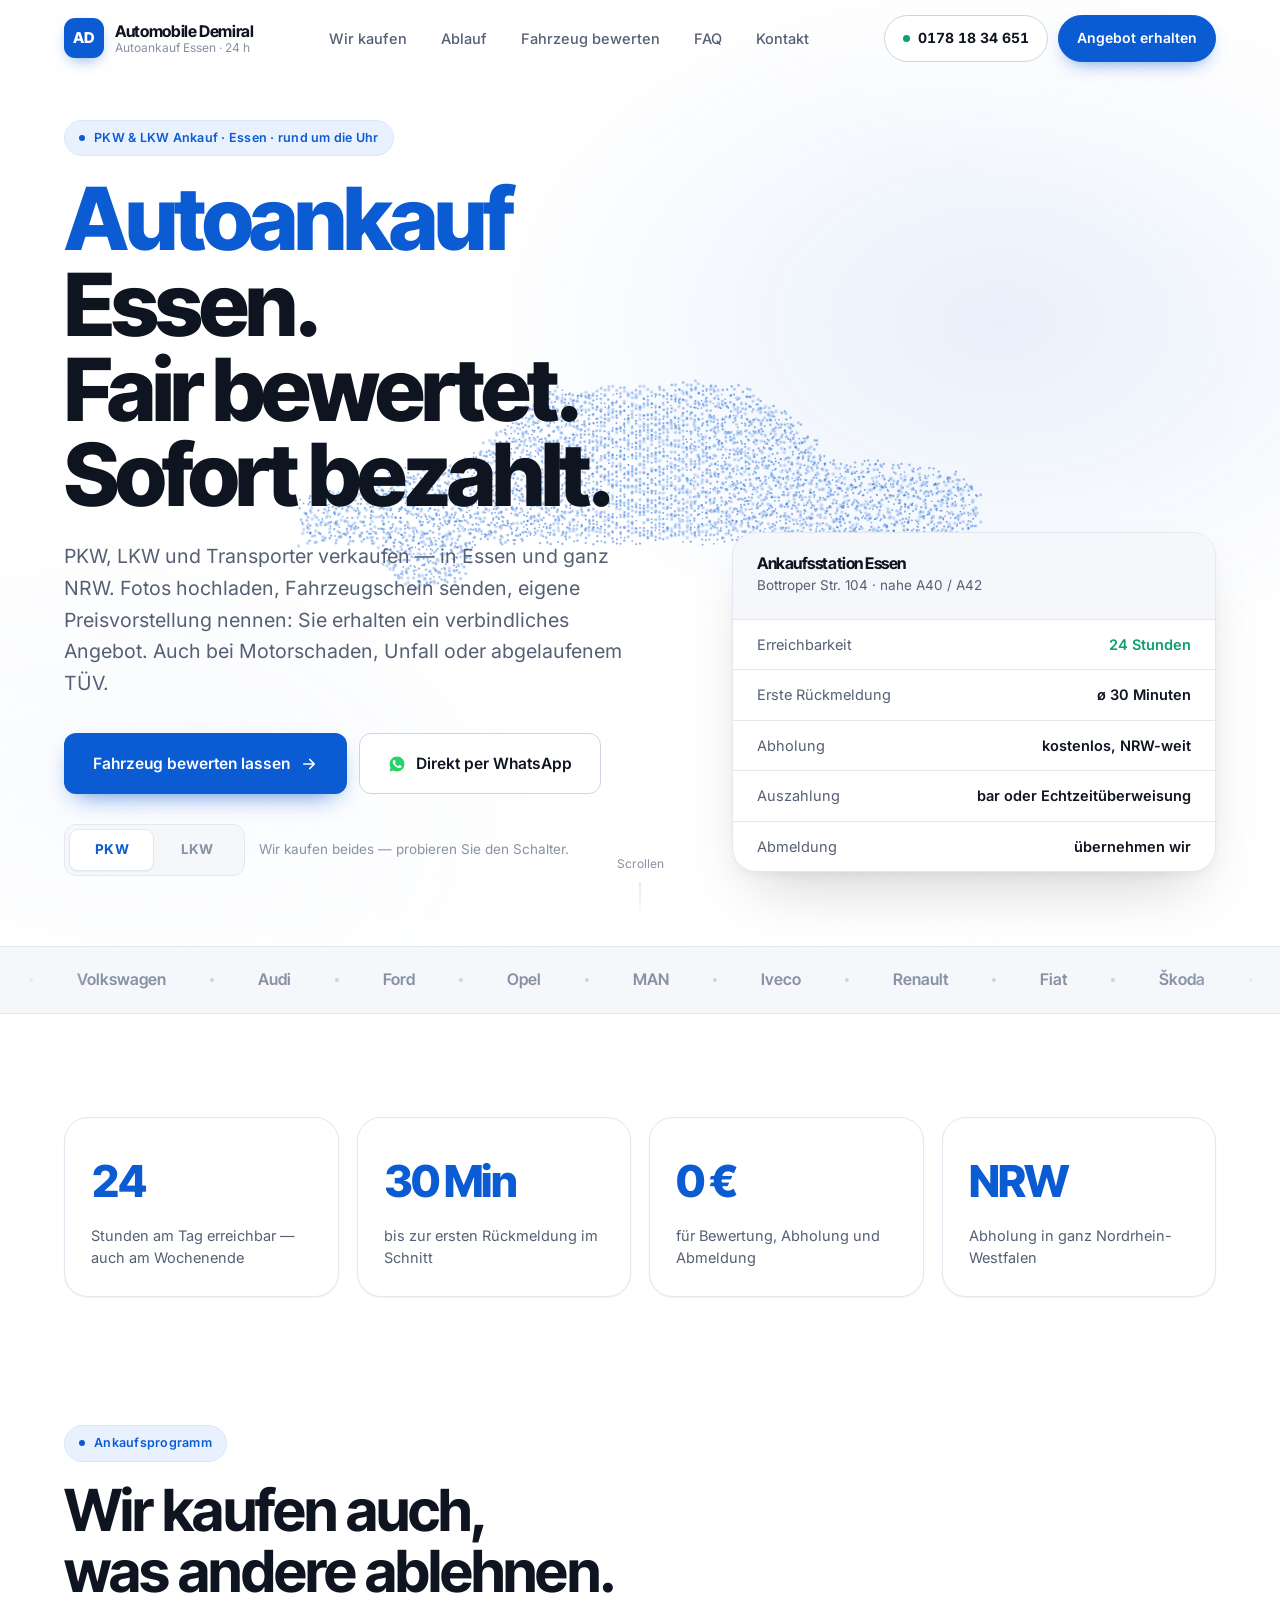
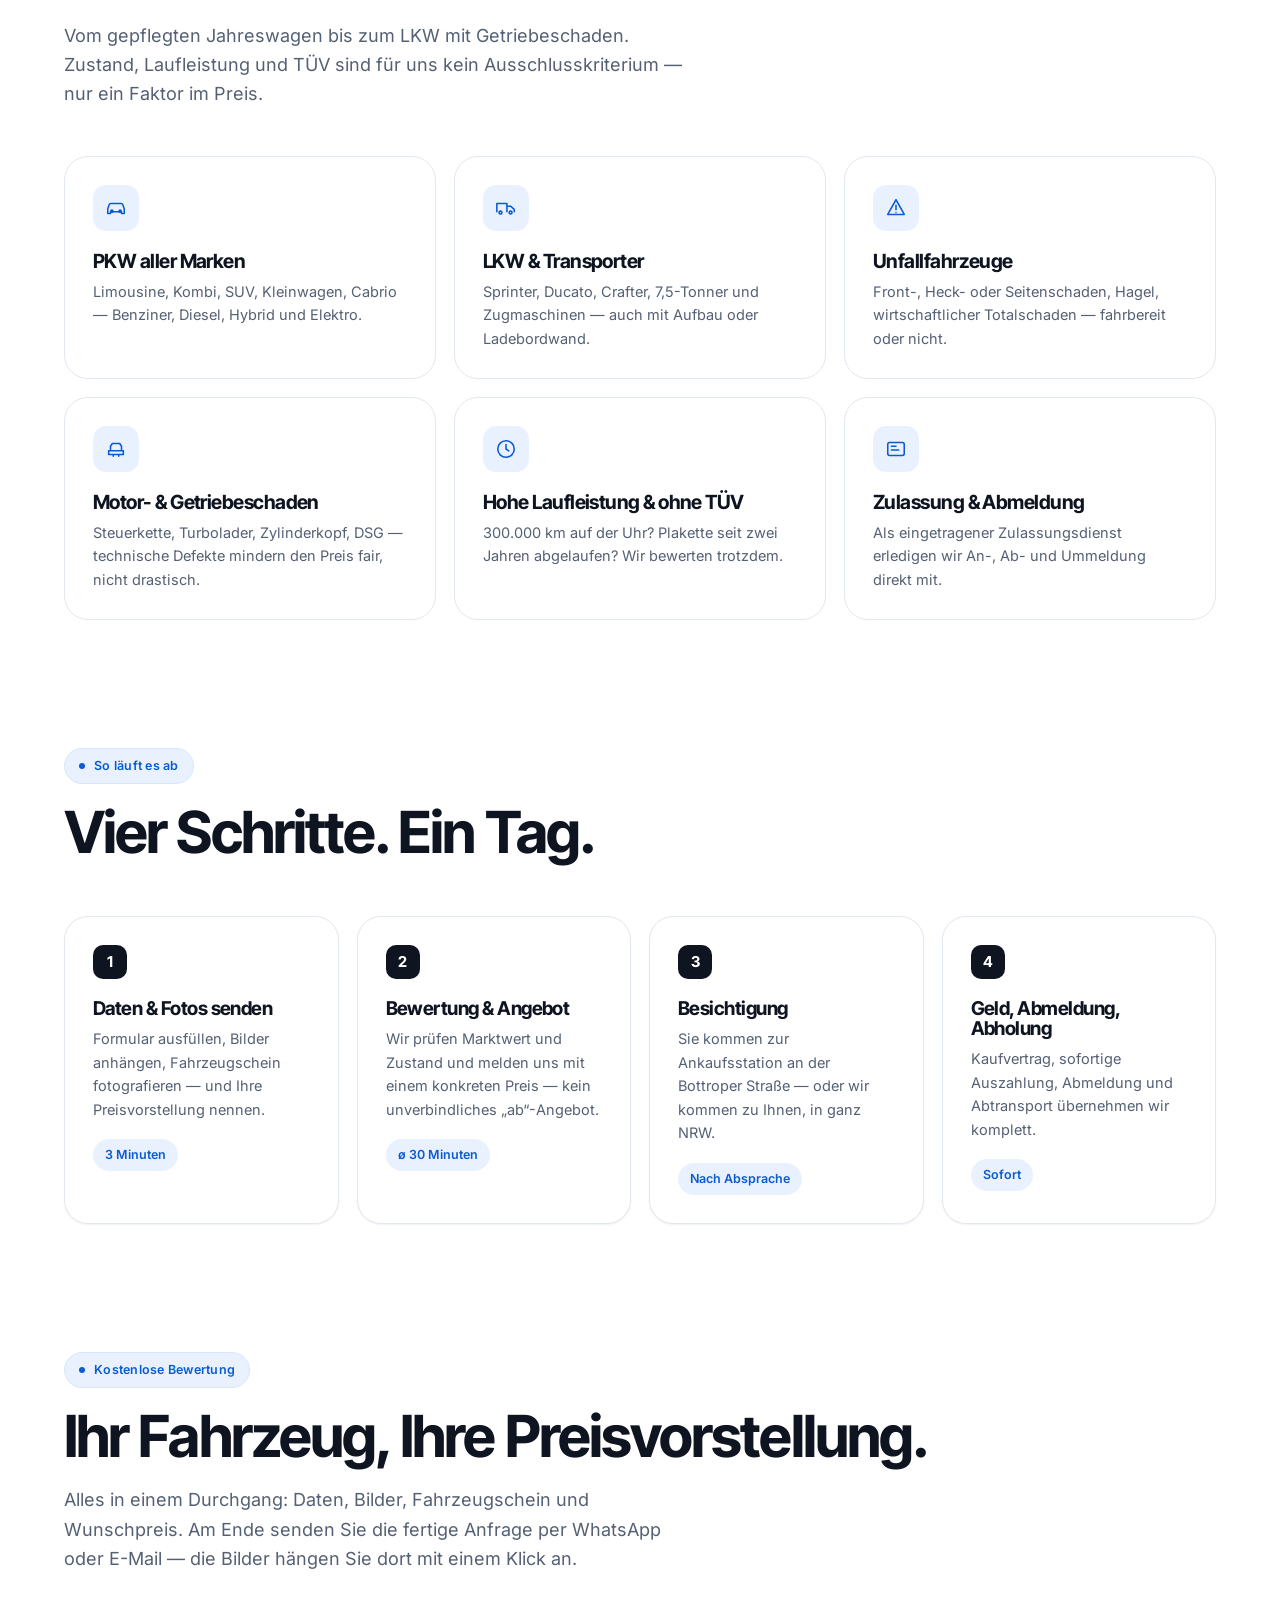
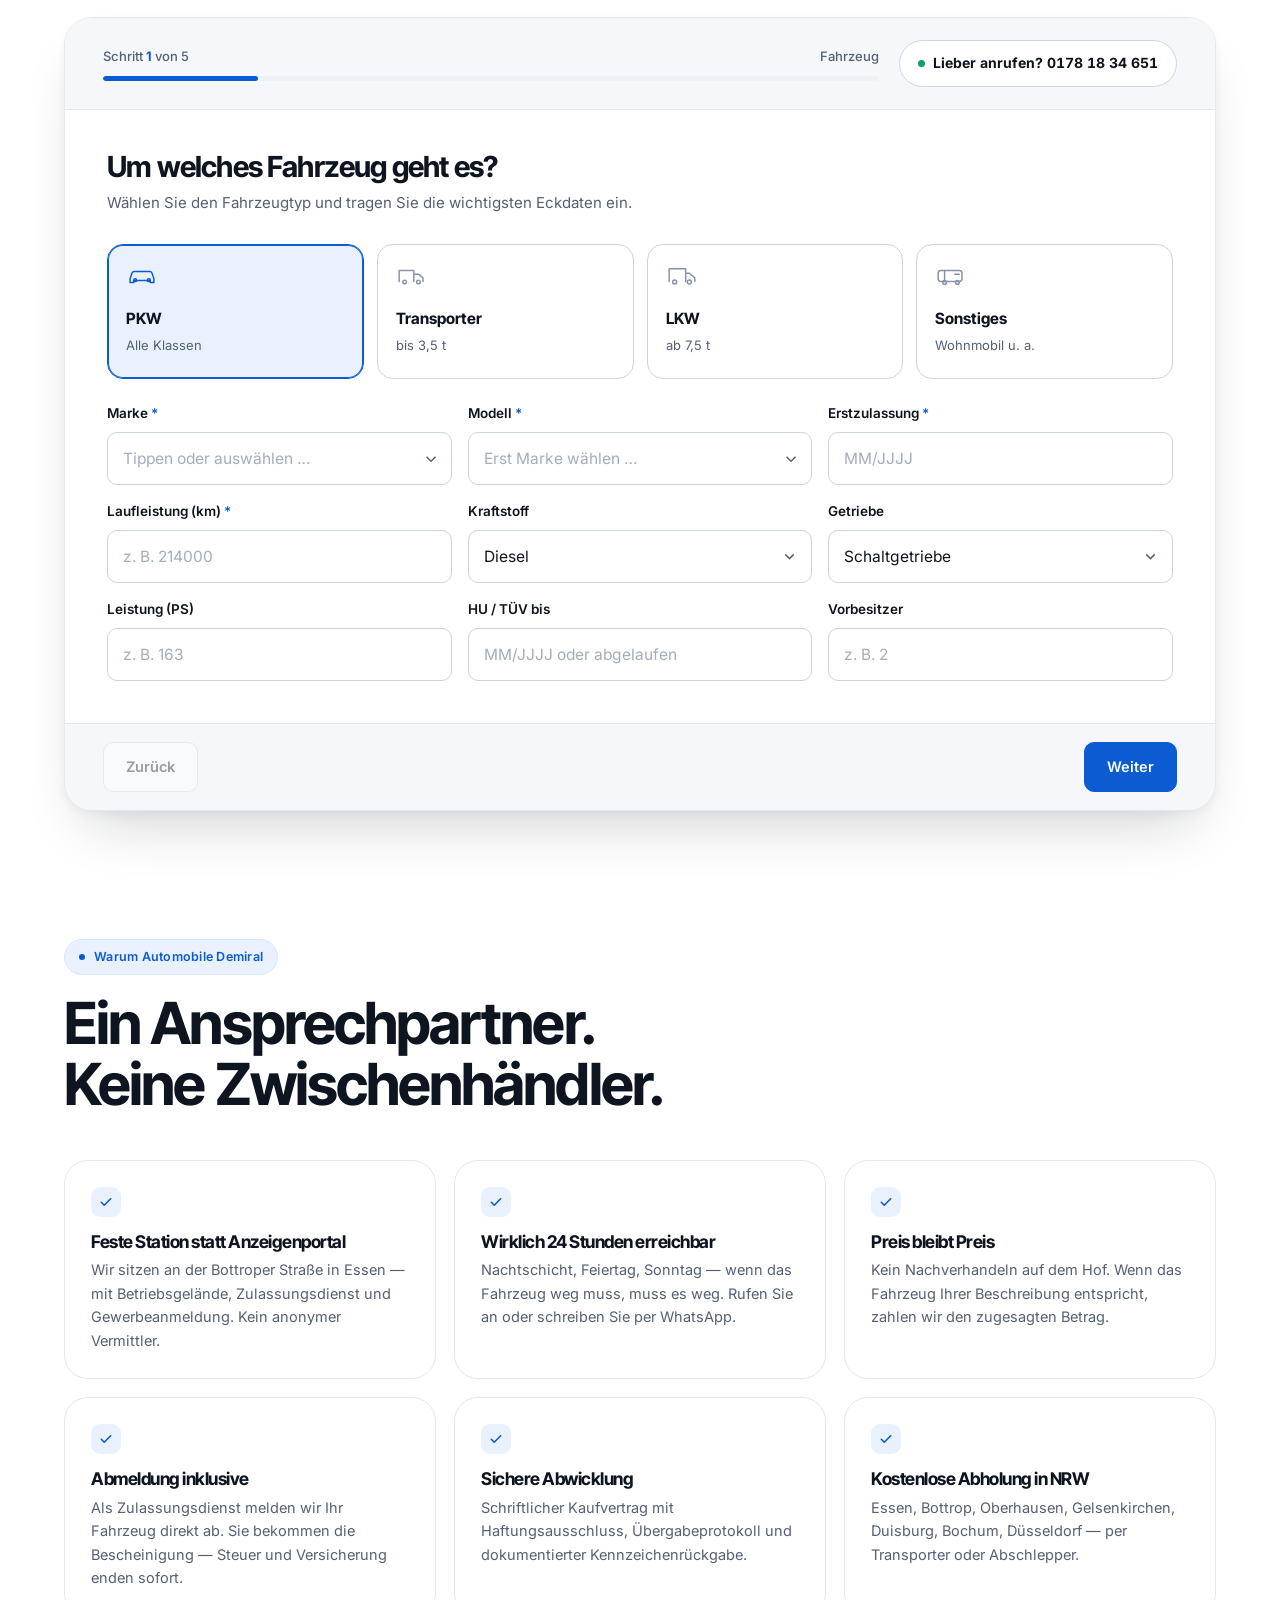
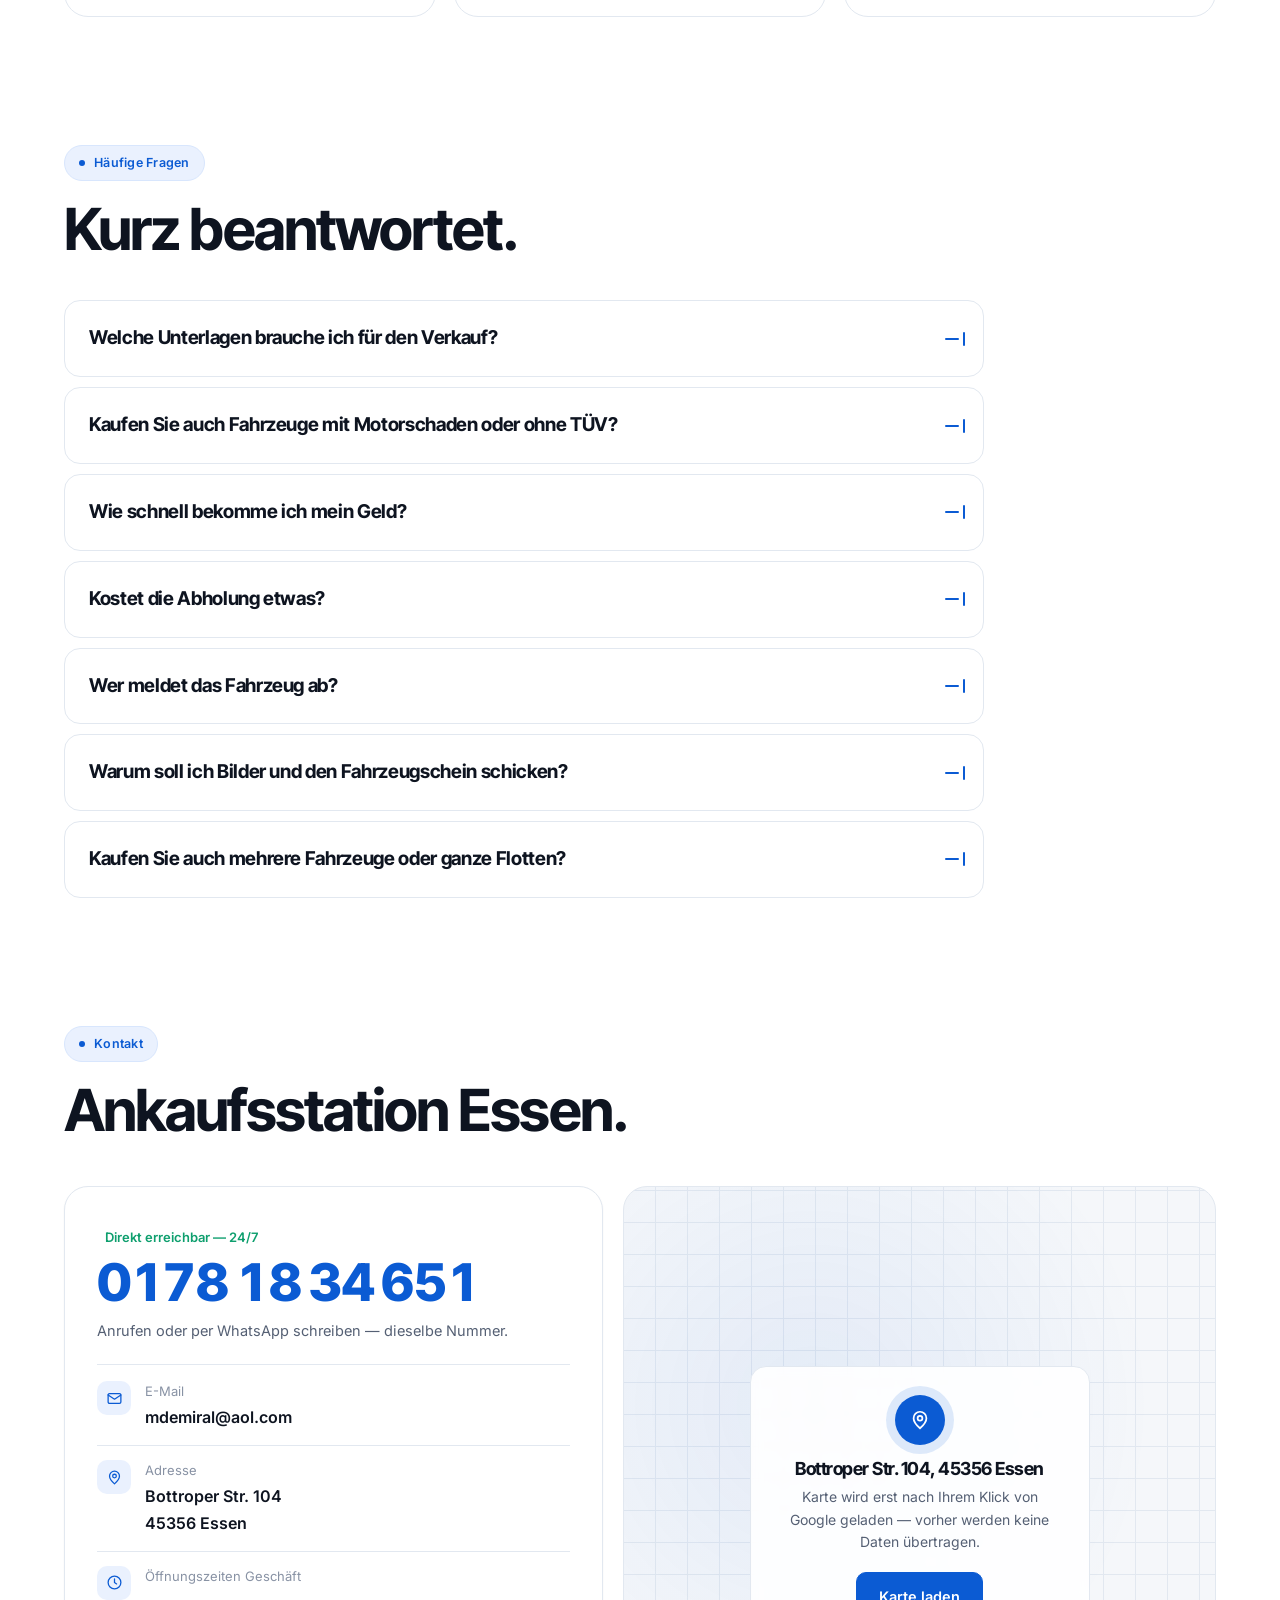
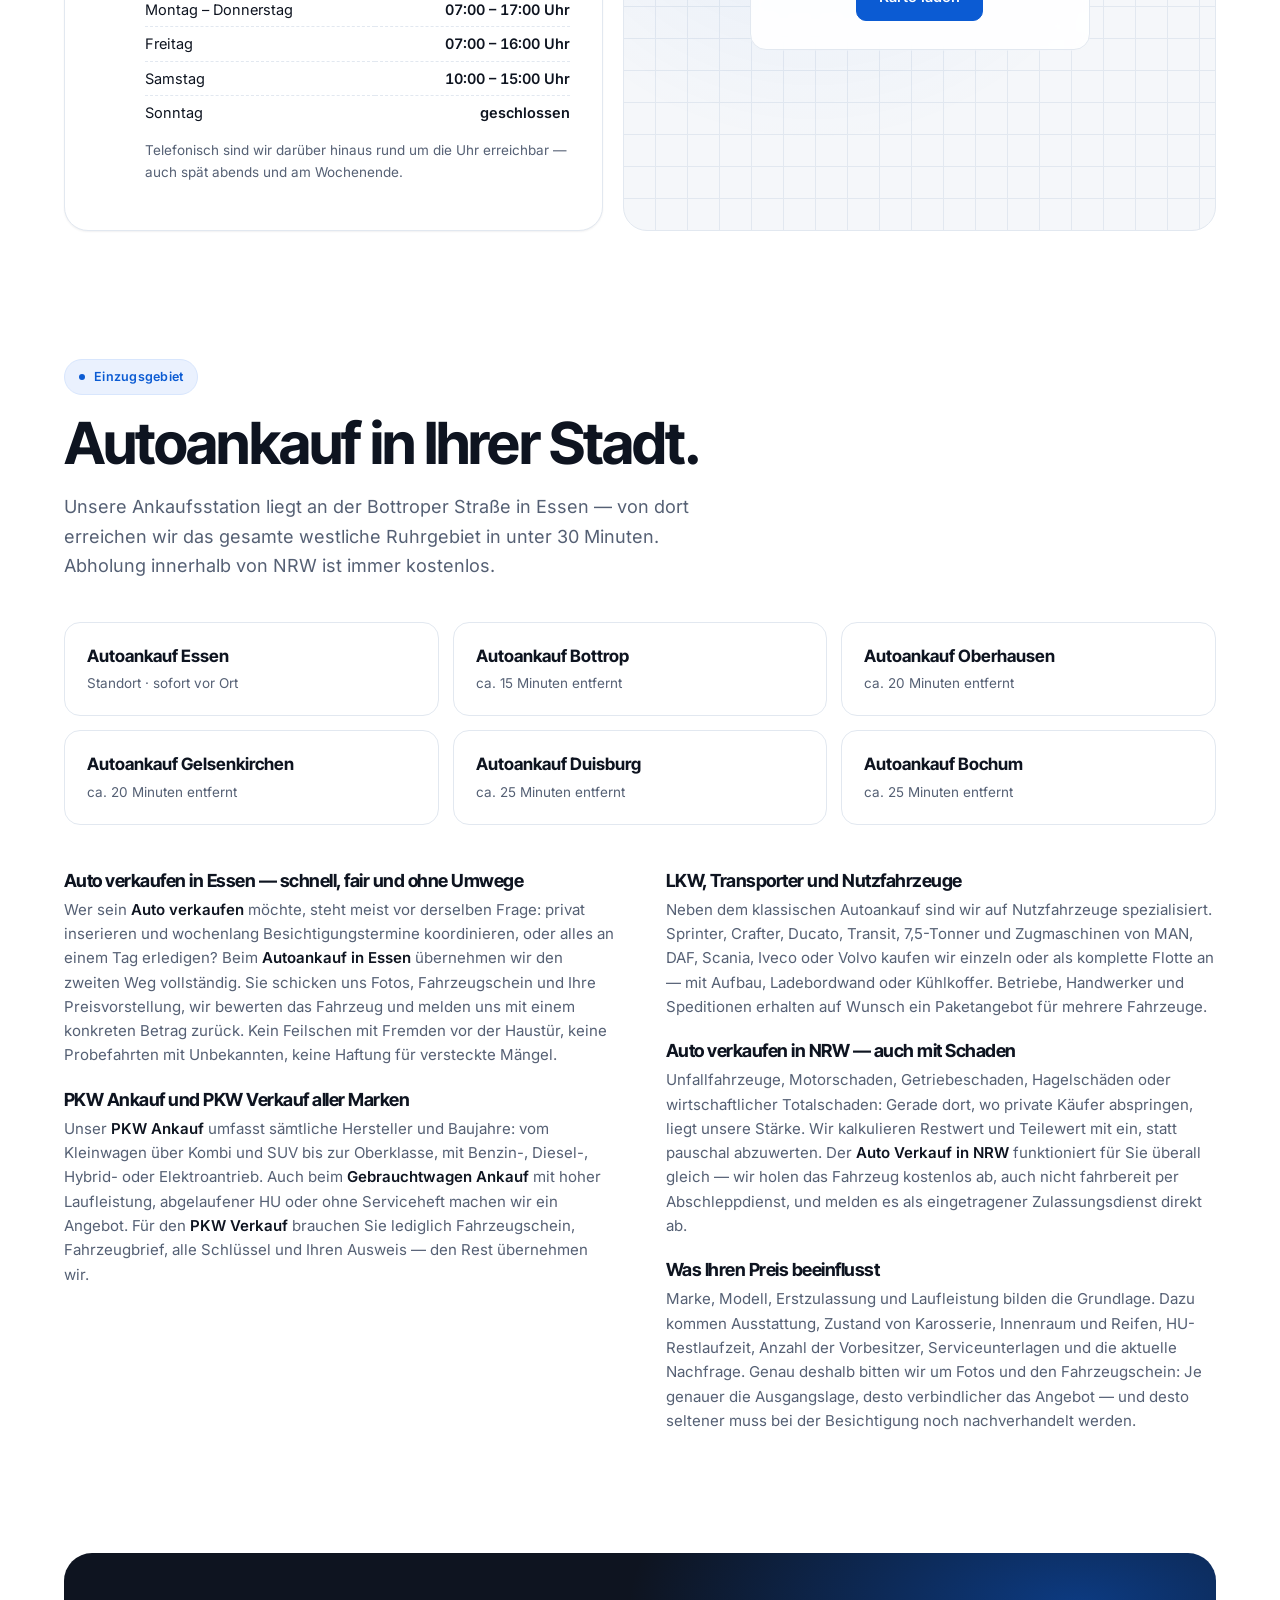
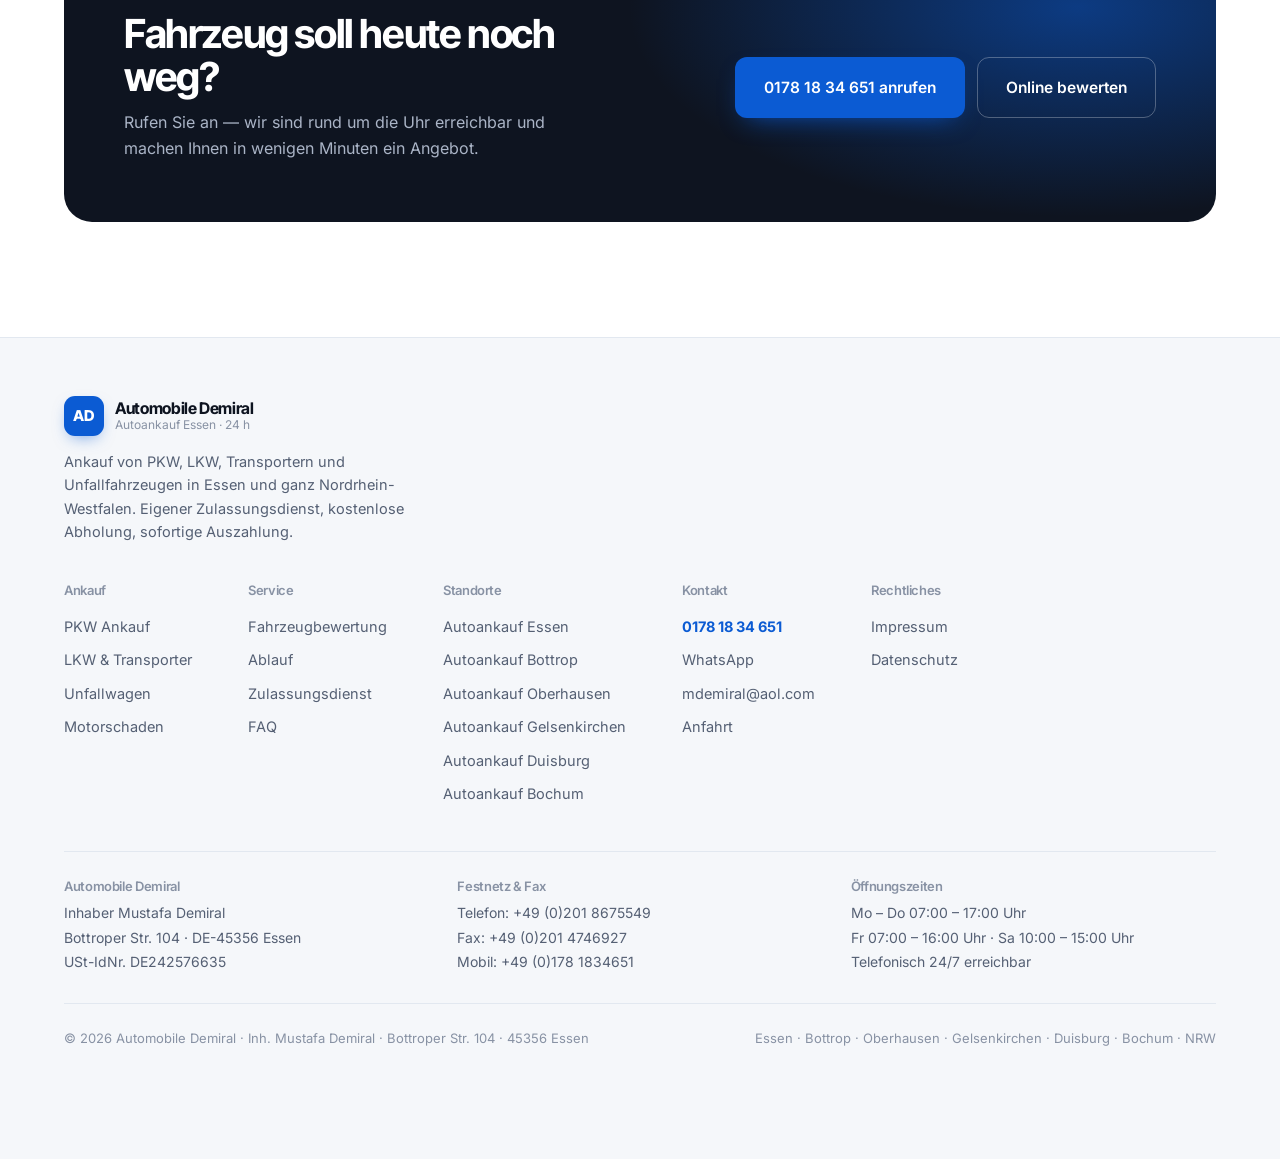
<file: index.html>
<!DOCTYPE html>
<html lang="de">
<head>
<meta charset="utf-8">
<meta name="viewport" content="width=device-width, initial-scale=1, viewport-fit=cover">
<title>Autoankauf Essen – PKW &amp; LKW verkaufen in NRW | Automobile Demiral</title>
<meta name="description" content="Autoankauf Essen: PKW, LKW &amp; Transporter verkaufen – auch mit Motorschaden, Unfall oder ohne TÜV. Kostenlose Bewertung, Barzahlung, Abholung in NRW.">
<link rel="canonical" href="https://www.autoankauf-demiral.de/">
<meta name="robots" content="index, follow, max-image-preview:large, max-snippet:-1">
<meta name="author" content="Automobile Demiral, Inh. Mustafa Demiral">
<meta name="geo.region" content="DE-NW">
<meta name="geo.placename" content="Essen">
<meta name="theme-color" content="#FFFFFF">
<meta property="og:site_name" content="Automobile Demiral">
<meta property="og:locale" content="de_DE">
<meta property="og:url" content="https://www.autoankauf-demiral.de/">
<meta property="og:title" content="Autoankauf Essen – PKW &amp; LKW verkaufen in NRW">
<meta property="og:description" content="Fotos hochladen, Fahrzeugschein senden, eigene Preisvorstellung nennen — verbindliches Angebot in ø 30 Minuten. Barzahlung, kostenlose Abholung, Abmeldung inklusive.">
<meta property="og:image" content="https://www.autoankauf-demiral.de/og-image.png">
<meta property="og:image:width" content="1200">
<meta property="og:image:height" content="630">
<meta property="og:type" content="website">
<meta name="twitter:card" content="summary_large_image">
<meta name="twitter:title" content="Autoankauf Essen – PKW &amp; LKW verkaufen in NRW">
<meta name="twitter:description" content="Kostenlose Fahrzeugbewertung, Barzahlung, Abholung in ganz NRW. 24 h erreichbar.">
<meta name="twitter:image" content="https://www.autoankauf-demiral.de/og-image.png">
<!-- Schriften lokal — keine Verbindung zu Google-Servern -->
<link rel="preload" href="fonts/InterTight-latin.woff2" as="font" type="font/woff2" crossorigin>
<link rel="preload" href="fonts/Inter-latin.woff2" as="font" type="font/woff2" crossorigin>
<link rel="stylesheet" href="fonts.css">
<link rel="icon" href="data:image/svg+xml,%3Csvg xmlns='http://www.w3.org/2000/svg' viewBox='0 0 100 100'%3E%3Crect width='100' height='100' rx='22' fill='%230B5BD3'/%3E%3Ctext x='50' y='68' font-family='Arial' font-size='52' font-weight='bold' fill='white' text-anchor='middle'%3EAD%3C/text%3E%3C/svg%3E">
<style>
/* ============================================================
   AUTOMOBILE DEMIRAL — Variante A "Hell & Signalblau"
   Weissraum, klare Typo, Blau ausschliesslich als Signal.
   ============================================================ */
:root{
  --bg:#FFFFFF;
  --bg-soft:#F5F7FA;
  --bg-soft2:#EEF2F7;
  --ink:#0E1420;
  --ink-2:#556074;
  --ink-3:#8892A4;
  --line:#E2E8F0;
  --line-2:#CBD5E1;
  --blue:#0B5BD3;
  --blue-h:#0A4CB0;
  --blue-soft:#EAF1FE;
  --blue-soft2:#D8E6FD;
  --ok:#0E9F6E;
  --warn:#D9480F;
  --sh-s:0 1px 2px rgba(14,20,32,.06);
  --sh-m:0 2px 4px rgba(14,20,32,.04), 0 12px 28px -14px rgba(14,20,32,.18);
  --sh-l:0 4px 8px rgba(14,20,32,.04), 0 30px 60px -24px rgba(14,20,32,.22);
  --r-s:10px; --r-m:16px; --r-l:24px;
  --ease:cubic-bezier(.22,1,.36,1);
  --gut:clamp(20px,5vw,72px);
  --maxw:1280px;
}
*,*::before,*::after{box-sizing:border-box}
html{scroll-behavior:smooth;-webkit-text-size-adjust:100%}
body{
  margin:0;background:var(--bg);color:var(--ink);
  font-family:'Inter',system-ui,-apple-system,"Segoe UI",sans-serif;
  font-size:16.5px;line-height:1.62;font-weight:400;
  -webkit-font-smoothing:antialiased;overflow-x:hidden;
}
body.is-locked{overflow:hidden}
img{max-width:100%;display:block}
a{color:inherit;text-decoration:none}
button,input,select,textarea{font:inherit;color:inherit}
h1,h2,h3,h4,h5{font-family:'Inter Tight',sans-serif;font-weight:700;line-height:1.06;letter-spacing:-.028em;margin:0}
::selection{background:var(--blue);color:#fff}

.wrap{max-width:var(--maxw);margin:0 auto;padding-inline:var(--gut)}
.eyebrow{
  display:inline-flex;align-items:center;gap:9px;
  font-size:12.5px;font-weight:600;letter-spacing:.02em;color:var(--blue);
  background:var(--blue-soft);border:1px solid var(--blue-soft2);
  padding:7px 14px;border-radius:100px;
}
.eyebrow i{width:6px;height:6px;border-radius:50%;background:var(--blue);flex:none;font-style:normal}
.sec-title{font-size:clamp(32px,5vw,58px);letter-spacing:-.033em}
.sec-lead{color:var(--ink-2);max-width:58ch;font-size:clamp(15.5px,1.5vw,18px);margin-top:18px}
section{position:relative}
.band{background:var(--bg-soft);border-block:1px solid var(--line)}

/* ---------- Nav ---------- */
header.nav{
  position:fixed;top:0;left:0;right:0;z-index:90;
  padding:15px var(--gut);display:flex;align-items:center;justify-content:space-between;gap:20px;
  border-bottom:1px solid transparent;transition:background .4s var(--ease),border-color .4s,padding .4s var(--ease),box-shadow .4s;
}
header.nav.stuck{
  background:rgba(255,255,255,.86);backdrop-filter:blur(16px) saturate(1.6);
  border-bottom-color:var(--line);padding-block:11px;box-shadow:0 1px 0 rgba(14,20,32,.02);
}
.brand{display:flex;align-items:center;gap:11px;flex:none}
.brand .mark{
  width:40px;height:40px;border-radius:11px;flex:none;background:var(--blue);
  display:grid;place-items:center;font-family:'Inter Tight';font-weight:800;font-size:15px;color:#fff;
  letter-spacing:-.02em;box-shadow:0 6px 16px -6px rgba(11,91,211,.6);
}
.brand b{font-family:'Inter Tight';font-weight:700;font-size:16px;letter-spacing:-.022em;display:block;line-height:1.2}
.brand small{display:block;font-size:12px;color:var(--ink-3);line-height:1.2}
.nav-links{display:flex;gap:6px;align-items:center}
.nav-links a{font-size:14.5px;font-weight:500;color:var(--ink-2);padding:9px 14px;border-radius:9px;transition:.25s}
.nav-links a:hover{color:var(--ink);background:var(--bg-soft)}
.nav-cta{display:flex;align-items:center;gap:10px;flex:none}
.pill{
  display:inline-flex;align-items:center;gap:8px;border-radius:100px;
  padding:11px 18px;font-size:14px;font-weight:600;
  border:1px solid var(--line-2);background:#fff;transition:.3s var(--ease);white-space:nowrap;cursor:pointer;
}
.pill:hover{border-color:var(--ink-3);box-shadow:var(--sh-s)}
.pill.blue{background:var(--blue);color:#fff;border-color:var(--blue);box-shadow:0 8px 20px -10px rgba(11,91,211,.75)}
.pill.blue:hover{background:var(--blue-h);border-color:var(--blue-h);transform:translateY(-1px)}
.pill .dot{width:7px;height:7px;border-radius:50%;background:var(--ok);animation:pulse 2.4s infinite}
@keyframes pulse{0%{box-shadow:0 0 0 0 rgba(14,159,110,.5)}70%{box-shadow:0 0 0 8px rgba(14,159,110,0)}100%{box-shadow:0 0 0 0 rgba(14,159,110,0)}}
.burger{display:none;width:44px;height:44px;border-radius:11px;border:1px solid var(--line-2);background:#fff;cursor:pointer;position:relative}
.burger i{position:absolute;left:12px;width:20px;height:1.8px;background:var(--ink);transition:.35s var(--ease);border-radius:2px}
.burger i:nth-child(1){top:17px}.burger i:nth-child(2){top:25px}
.burger.open i:nth-child(1){top:21px;transform:rotate(45deg)}
.burger.open i:nth-child(2){top:21px;transform:rotate(-45deg)}
#mobmenu{
  position:fixed;inset:0;z-index:85;background:#fff;
  display:flex;flex-direction:column;justify-content:center;gap:2px;padding:0 var(--gut);
  clip-path:inset(0 0 100% 0);pointer-events:none;
}
#mobmenu.open{pointer-events:auto}
#mobmenu a{font-family:'Inter Tight';font-weight:700;font-size:clamp(26px,7.5vw,40px);letter-spacing:-.03em;padding:14px 0;border-bottom:1px solid var(--line)}
#mobmenu .mm-foot{margin-top:28px;display:flex;flex-direction:column;gap:8px;font-size:14.5px;color:var(--ink-2)}

/* ---------- Hero ---------- */
.hero{min-height:100svh;display:flex;align-items:center;padding:120px 0 70px;overflow:hidden;
  background:
    radial-gradient(60% 55% at 78% 34%, rgba(11,91,211,.09), transparent 68%),
    radial-gradient(50% 45% at 8% 88%, rgba(11,91,211,.05), transparent 70%),
    var(--bg);
}
#three-hero{position:absolute;inset:0;z-index:0;pointer-events:none}
.hero::after{content:"";position:absolute;inset:0;z-index:1;pointer-events:none;
  background:radial-gradient(120% 78% at 50% 42%,transparent 34%,#fff 92%)}
.hero .wrap{position:relative;z-index:2;width:100%}
.hero-grid{display:grid;grid-template-columns:1.12fr .88fr;gap:52px;align-items:end}
h1.hero-h{font-size:clamp(42px,6.8vw,90px);letter-spacing:-.045em;line-height:.98;font-weight:800}
h1.hero-h em{font-style:normal;color:var(--blue)}
.hero-line{display:block;overflow:hidden}
.hero-line > span{display:block}
.hero-sub{color:var(--ink-2);font-size:clamp(16px,1.7vw,19.5px);max-width:47ch;margin-top:24px}
.hero-actions{display:flex;flex-wrap:wrap;gap:12px;margin-top:34px}
.btn{
  display:inline-flex;align-items:center;justify-content:center;gap:10px;
  padding:17px 28px;border-radius:12px;font-weight:600;font-size:15.5px;
  border:1px solid transparent;cursor:pointer;transition:all .35s var(--ease);
}
.btn-blue{background:var(--blue);color:#fff;box-shadow:0 10px 26px -12px rgba(11,91,211,.85)}
.btn-blue:hover{background:var(--blue-h);transform:translateY(-2px);box-shadow:0 18px 36px -14px rgba(11,91,211,.85)}
.btn-line{border-color:var(--line-2);background:#fff;color:var(--ink)}
.btn-line:hover{border-color:var(--ink-3);box-shadow:var(--sh-m);transform:translateY(-2px)}
.btn svg{width:18px;height:18px;flex:none}

.switcher{display:inline-flex;padding:4px;border-radius:12px;border:1px solid var(--line);background:var(--bg-soft);position:relative}
.switcher .glide{position:absolute;top:4px;bottom:4px;left:4px;width:calc(50% - 4px);border-radius:9px;background:#fff;box-shadow:var(--sh-s);border:1px solid var(--line);transition:transform .55s var(--ease)}
.switcher button{position:relative;z-index:1;background:none;border:0;padding:10px 26px;font-size:13.5px;font-weight:700;letter-spacing:.02em;color:var(--ink-3);cursor:pointer;transition:color .35s}
.switcher button.on{color:var(--blue)}
.sw-label{font-size:13.5px;color:var(--ink-3);margin-left:14px}

.hero-side{padding-bottom:4px}
.hero-card{border:1px solid var(--line);border-radius:var(--r-l);background:#fff;box-shadow:var(--sh-l);overflow:hidden}
.hero-card .hc-top{padding:22px 24px;border-bottom:1px solid var(--line);background:var(--bg-soft)}
.hero-card h4{font-size:16px}
.hero-card p{font-size:13.5px;color:var(--ink-2);margin:3px 0 0}
.mini-rows{display:grid}
.mini-rows div{padding:13px 24px;display:flex;justify-content:space-between;gap:16px;font-size:14.5px;border-bottom:1px solid var(--line)}
.mini-rows div:last-child{border-bottom:0}
.mini-rows span{color:var(--ink-2)}
.mini-rows b{font-weight:600;text-align:right}
.scroll-hint{position:absolute;bottom:26px;left:50%;transform:translateX(-50%);z-index:3;font-size:12px;color:var(--ink-3);display:flex;flex-direction:column;align-items:center;gap:9px}
.scroll-hint i{width:1px;height:38px;background:linear-gradient(var(--line-2),transparent);display:block}

/* ---------- Logos / Marquee ---------- */
.marquee{padding:20px 0;overflow:hidden}
.marquee-inner{position:relative}
.marquee-inner::before,.marquee-inner::after{content:"";position:absolute;top:0;bottom:0;width:90px;z-index:2;pointer-events:none}
.marquee-inner::before{left:0;background:linear-gradient(90deg,var(--bg-soft),transparent)}
.marquee-inner::after{right:0;background:linear-gradient(270deg,var(--bg-soft),transparent)}
.marquee-track{display:flex;gap:44px;width:max-content;will-change:transform}
.marquee-track span{font-family:'Inter Tight';font-weight:600;font-size:16px;color:var(--ink-3);white-space:nowrap;display:flex;align-items:center;gap:44px}
.marquee-track span::after{content:"";width:4px;height:4px;border-radius:50%;background:var(--line-2)}

/* ---------- Stats ---------- */
.stats{display:grid;grid-template-columns:repeat(4,1fr);gap:18px}
.stat{background:#fff;border:1px solid var(--line);border-radius:var(--r-l);padding:28px 26px;box-shadow:var(--sh-s)}
.stat b{font-family:'Inter Tight';font-weight:800;font-size:clamp(32px,3.8vw,44px);display:block;letter-spacing:-.04em;color:var(--blue);font-variant-numeric:tabular-nums}
.stat p{margin:8px 0 0;font-size:14.5px;color:var(--ink-2);line-height:1.5}

/* ---------- Kategorien ---------- */
.cat-grid{display:grid;grid-template-columns:repeat(3,1fr);gap:18px;margin-top:48px}
.cat{
  position:relative;border:1px solid var(--line);border-radius:var(--r-l);padding:28px;background:#fff;
  transition:border-color .4s var(--ease),transform .4s var(--ease),box-shadow .4s var(--ease);
  min-height:206px;display:flex;flex-direction:column;
}
.cat:hover{border-color:var(--blue-soft2);transform:translateY(-3px);box-shadow:var(--sh-m)}
.cat .ic{width:46px;height:46px;border-radius:13px;background:var(--blue-soft);display:grid;place-items:center;transition:.4s var(--ease)}
.cat:hover .ic{background:var(--blue)}
.cat .ic svg{width:22px;height:22px;stroke:var(--blue);fill:none;stroke-width:1.7;stroke-linecap:round;stroke-linejoin:round;transition:stroke .4s}
.cat:hover .ic svg{stroke:#fff}
.cat h3{font-size:19.5px;margin-top:20px}
.cat p{font-size:14.5px;color:var(--ink-2);margin:8px 0 0}

/* ---------- Ablauf ---------- */
.steps{margin-top:52px;display:grid;grid-template-columns:repeat(4,1fr);gap:18px}
.pstep{background:#fff;border:1px solid var(--line);border-radius:var(--r-l);padding:28px;position:relative;box-shadow:var(--sh-s)}
.pstep .n{width:34px;height:34px;border-radius:10px;background:var(--ink);color:#fff;display:grid;place-items:center;font-family:'Inter Tight';font-weight:700;font-size:15px}
.pstep h3{font-size:19px;margin-top:20px}
.pstep p{color:var(--ink-2);font-size:14.5px;margin:8px 0 0}
.pstep .t{margin-top:18px;display:inline-flex;font-size:12.5px;font-weight:600;color:var(--blue);background:var(--blue-soft);padding:6px 12px;border-radius:100px}

/* ---------- Formular ---------- */
.form-shell{border:1px solid var(--line);border-radius:clamp(18px,2.6vw,28px);overflow:hidden;margin-top:44px;background:#fff;box-shadow:var(--sh-l)}
.form-top{padding:22px clamp(20px,3.2vw,38px);border-bottom:1px solid var(--line);display:flex;align-items:center;justify-content:space-between;gap:20px;flex-wrap:wrap;background:var(--bg-soft)}
.prog{flex:1;min-width:230px}
.prog-bar{height:5px;border-radius:5px;background:var(--bg-soft2);overflow:hidden}
.prog-bar i{display:block;height:100%;width:20%;background:var(--blue);border-radius:5px;transition:width .6s var(--ease)}
.prog-meta{display:flex;justify-content:space-between;font-size:13px;color:var(--ink-2);margin-bottom:9px;font-weight:500}
.prog-meta b{color:var(--blue);font-weight:700}
.form-body{padding:clamp(24px,3.4vw,42px);min-height:430px}
.fstep{display:none}
.fstep.on{display:block}
.fstep h3{font-size:clamp(22px,2.8vw,29px)}
.fstep > p.hint{color:var(--ink-2);font-size:15px;margin:9px 0 28px;max-width:62ch}
.f-grid{display:grid;grid-template-columns:repeat(2,1fr);gap:16px}
.f-grid.three{grid-template-columns:repeat(3,1fr)}
.field{display:flex;flex-direction:column;gap:7px}
.field.span2{grid-column:span 2}
label.lb{font-size:13.5px;font-weight:600;color:var(--ink)}
label.lb em{color:var(--blue);font-style:normal}
.inp{
  background:#fff;border:1px solid var(--line-2);border-radius:var(--r-s);
  padding:13px 15px;font-size:15.5px;transition:border-color .25s,box-shadow .25s;width:100%;
}
.inp::placeholder{color:#A3ADBD}
.inp:focus{outline:0;border-color:var(--blue);box-shadow:0 0 0 3px rgba(11,91,211,.14)}
select.inp{appearance:none;background-image:url("data:image/svg+xml,%3Csvg xmlns='http://www.w3.org/2000/svg' viewBox='0 0 24 24' fill='none' stroke='%23556074' stroke-width='2'%3E%3Cpath d='M6 9l6 6 6-6'/%3E%3C/svg%3E");background-repeat:no-repeat;background-position:right 13px center;background-size:17px;padding-right:40px;cursor:pointer}
textarea.inp{resize:vertical;min-height:104px}
/* Combobox (Marke / Modell) */
.combo{position:relative}
.combo .inp{padding-right:42px}
.combo-caret{position:absolute;right:4px;top:4px;bottom:4px;width:34px;border:0;background:none;cursor:pointer;color:var(--ink-2);display:grid;place-items:center;border-radius:8px;transition:.25s}
.combo-caret svg{width:18px;height:18px;transition:transform .3s var(--ease)}
.combo-caret:hover{background:var(--bg-soft);color:var(--ink)}
.combo.open .combo-caret svg{transform:rotate(180deg)}
.combo-list{
  position:absolute;top:calc(100% + 6px);left:0;right:0;z-index:30;
  background:#fff;border:1px solid var(--line-2);border-radius:var(--r-m);
  box-shadow:var(--sh-l);max-height:288px;overflow-y:auto;overscroll-behavior:contain;
  padding:6px;display:none;
}
.combo.open .combo-list{display:block}
.combo-list .grp{font-size:12px;font-weight:600;color:var(--ink-3);padding:9px 12px 5px;letter-spacing:.02em}
.combo-list .opt{
  padding:10px 12px;border-radius:9px;font-size:15px;cursor:pointer;
  display:flex;align-items:center;justify-content:space-between;gap:10px;
}
.combo-list .opt:hover,.combo-list .opt.act{background:var(--blue-soft);color:var(--blue);font-weight:600}
.combo-list .opt mark{background:transparent;color:var(--blue);font-weight:700;padding:0}
.combo-list .opt .tick{width:15px;height:15px;flex:none;opacity:0}
.combo-list .opt.sel .tick{opacity:1}
.combo-list .empty{padding:14px 12px;font-size:14px;color:var(--ink-2)}
.combo-hint{font-size:12.5px;color:var(--ink-3);margin-top:2px}

.chips{display:flex;flex-wrap:wrap;gap:9px}
.chip{
  border:1px solid var(--line-2);border-radius:100px;padding:10px 17px;font-size:14px;font-weight:500;
  cursor:pointer;transition:.25s var(--ease);background:#fff;user-select:none;
}
.chip:hover{border-color:var(--ink-3)}
.chip.on{background:var(--blue);border-color:var(--blue);color:#fff;font-weight:600}
.chip input{display:none}
.type-grid{display:grid;grid-template-columns:repeat(4,1fr);gap:13px}
.type{border:1px solid var(--line-2);border-radius:var(--r-m);padding:20px 18px;cursor:pointer;text-align:left;background:#fff;transition:.3s var(--ease)}
.type:hover{border-color:var(--ink-3);transform:translateY(-2px);box-shadow:var(--sh-s)}
.type.on{border-color:var(--blue);background:var(--blue-soft);box-shadow:0 0 0 1px var(--blue) inset}
.type svg{width:32px;height:22px;stroke:var(--ink-3);fill:none;stroke-width:1.6;stroke-linecap:round;stroke-linejoin:round;margin-bottom:12px}
.type.on svg{stroke:var(--blue)}
.type b{display:block;font-size:15.5px;font-family:'Inter Tight';font-weight:700}
.type span{font-size:13px;color:var(--ink-2)}

.drop{border:1.5px dashed var(--line-2);border-radius:var(--r-m);padding:32px 24px;text-align:center;cursor:pointer;transition:.3s var(--ease);background:var(--bg-soft)}
.drop:hover,.drop.hot{border-color:var(--blue);background:var(--blue-soft)}
.drop svg{width:30px;height:30px;stroke:var(--blue);fill:none;stroke-width:1.6;stroke-linecap:round;stroke-linejoin:round;margin-bottom:11px}
.drop b{display:block;font-size:15.5px;font-family:'Inter Tight';font-weight:700}
.drop span{font-size:13.5px;color:var(--ink-2)}
.thumbs{display:grid;grid-template-columns:repeat(auto-fill,minmax(112px,1fr));gap:10px;margin-top:14px}
.thumb{position:relative;aspect-ratio:4/3;border-radius:var(--r-s);overflow:hidden;border:1px solid var(--line);background:var(--bg-soft)}
.thumb img{width:100%;height:100%;object-fit:cover}
.thumb .pdf{display:grid;place-items:center;height:100%;font-size:11.5px;color:var(--ink-2);text-align:center;padding:8px;word-break:break-all}
.thumb button{position:absolute;top:6px;right:6px;width:24px;height:24px;border-radius:50%;border:0;background:rgba(14,20,32,.72);color:#fff;cursor:pointer;font-size:14px;line-height:1;display:grid;place-items:center;transition:.25s}
.thumb button:hover{background:var(--warn)}
.note{display:flex;gap:12px;align-items:flex-start;border:1px solid var(--blue-soft2);border-radius:var(--r-m);padding:15px 17px;background:var(--blue-soft);font-size:14px;color:#123C7C;margin-top:18px}
.note svg{width:18px;height:18px;stroke:var(--blue);fill:none;stroke-width:1.8;flex:none;margin-top:2px}

.price-wrap{display:grid;grid-template-columns:1fr 1fr;gap:24px;align-items:center}
.price-in{position:relative}
.price-in input{width:100%;background:#fff;border:1px solid var(--line-2);border-radius:var(--r-m);padding:24px 24px 24px 58px;font-family:'Inter Tight';font-weight:800;font-size:clamp(28px,4.2vw,42px);letter-spacing:-.035em}
.price-in input:focus{outline:0;border-color:var(--blue);box-shadow:0 0 0 3px rgba(11,91,211,.14)}
.price-in .cur{position:absolute;left:24px;top:50%;transform:translateY(-50%);font-family:'Inter Tight';font-weight:800;font-size:clamp(24px,3.4vw,34px);color:var(--blue)}
.price-quick{display:flex;flex-wrap:wrap;gap:8px;margin-top:13px}
.price-quick button{border:1px solid var(--line-2);background:#fff;border-radius:100px;padding:9px 15px;font-size:13.5px;cursor:pointer;transition:.25s;font-weight:500}
.price-quick button:hover{border-color:var(--blue);color:var(--blue);background:var(--blue-soft)}

.summary{border:1px solid var(--line);border-radius:var(--r-m);overflow:hidden}
.summary div{padding:12px 17px;display:flex;justify-content:space-between;gap:20px;font-size:14.5px;border-bottom:1px solid var(--line)}
.summary div:last-child{border-bottom:0}
.summary div:nth-child(odd){background:var(--bg-soft)}
.summary div span{color:var(--ink-2);flex:none}
.summary div b{font-weight:600;text-align:right}
.send-row{display:grid;grid-template-columns:1fr 1fr;gap:13px;margin-top:20px}
.btn-wa{background:#25D366;color:#053B1B;box-shadow:0 10px 26px -14px rgba(37,211,102,.9)}
.btn-wa:hover{filter:brightness(1.05);transform:translateY(-2px)}

.form-foot{padding:18px clamp(20px,3.2vw,38px);border-top:1px solid var(--line);display:flex;justify-content:space-between;align-items:center;gap:14px;background:var(--bg-soft)}
.btn-sm{padding:12px 22px;border-radius:10px;font-size:14.5px;font-weight:600;cursor:pointer;border:1px solid var(--line-2);background:#fff;transition:.3s var(--ease)}
.btn-sm:hover{border-color:var(--ink-3)}
.btn-sm[disabled]{opacity:.4;cursor:not-allowed}
.btn-sm.blue{background:var(--blue);color:#fff;border-color:var(--blue)}
.btn-sm.blue:hover{background:var(--blue-h)}
.err{color:var(--warn);font-size:13.5px;min-height:19px;font-weight:500}

/* ---------- Vorteile ---------- */
.adv{display:grid;grid-template-columns:repeat(3,1fr);gap:18px;margin-top:44px}
.adv-item{background:#fff;border:1px solid var(--line);border-radius:var(--r-l);padding:26px}
.adv-item .tick{width:30px;height:30px;border-radius:9px;background:var(--blue-soft);display:grid;place-items:center;margin-bottom:16px}
.adv-item .tick svg{width:14px;height:14px;stroke:var(--blue);fill:none;stroke-width:2.8;stroke-linecap:round;stroke-linejoin:round}
.adv-item h4{font-size:17.5px}
.adv-item p{margin:7px 0 0;color:var(--ink-2);font-size:14.5px}

/* ---------- FAQ ---------- */
.faq{margin-top:40px;display:grid;gap:10px;max-width:920px}
.qa{border:1px solid var(--line);border-radius:var(--r-m);background:#fff;overflow:hidden;transition:border-color .3s,box-shadow .3s}
.qa.open{border-color:var(--blue-soft2);box-shadow:var(--sh-s)}
.qa button{width:100%;background:none;border:0;text-align:left;padding:22px 56px 22px 24px;cursor:pointer;font-family:'Inter Tight';font-weight:700;font-size:clamp(16.5px,2vw,19px);position:relative;letter-spacing:-.018em;transition:color .25s}
.qa button:hover{color:var(--blue)}
.qa button::after,.qa button::before{content:"";position:absolute;right:24px;top:50%;background:var(--blue);transition:.4s var(--ease);border-radius:2px}
.qa button::before{width:14px;height:2px;transform:translateY(-50%)}
.qa button::after{width:2px;height:14px;transform:translate(6px,-50%)}
.qa.open button::after{transform:translate(6px,-50%) rotate(90deg);opacity:0}
.qa .ans{height:0;overflow:hidden}
.qa .ans p{margin:0 24px 24px;color:var(--ink-2);font-size:15px}

/* ---------- Kontakt ---------- */
.contact-grid{display:grid;grid-template-columns:1fr 1.1fr;gap:20px;margin-top:44px}
.c-card{border:1px solid var(--line);border-radius:var(--r-l);padding:32px;background:#fff;box-shadow:var(--sh-s)}
.c-card h3{font-size:21px;margin-bottom:20px}
.bigtel{display:block;margin-bottom:22px}
.bt-label{display:inline-flex;align-items:center;gap:8px;font-size:13px;font-weight:600;color:var(--ok)}
.bt-num{
  display:block;font-family:'Inter Tight';font-weight:800;letter-spacing:-.045em;
  font-size:clamp(34px,5.2vw,52px);line-height:1.05;margin-top:8px;color:var(--blue);
  font-variant-numeric:tabular-nums;transition:color .25s;
}
.bigtel:hover .bt-num{color:var(--blue-h)}
.bt-sub{display:block;font-size:14.5px;color:var(--ink-2);margin-top:8px}
.hours{width:100%;border-collapse:collapse;margin-top:6px;font-size:14.5px}
.hours td{padding:5px 0;border-bottom:1px dashed var(--line)}
.hours tr:last-child td{border-bottom:0}
.hours td:last-child{text-align:right;font-weight:600;font-variant-numeric:tabular-nums;white-space:nowrap}
.hours-note{margin:10px 0 0;font-size:13.5px;color:var(--ink-2)}
.pill.tel{font-variant-numeric:tabular-nums;font-weight:700}
.c-line{display:flex;gap:14px;padding:14px 0;border-top:1px solid var(--line);align-items:flex-start}
.c-line:first-of-type{border-top:0;padding-top:0}
.c-line .ci{width:34px;height:34px;border-radius:10px;background:var(--blue-soft);display:grid;place-items:center;flex:none}
.c-line svg{width:17px;height:17px;stroke:var(--blue);fill:none;stroke-width:1.8;stroke-linecap:round;stroke-linejoin:round}
.c-line small{display:block;font-size:13px;color:var(--ink-3);margin-bottom:2px}
.c-line b{font-weight:600;font-size:16px}
.c-line a:hover{color:var(--blue)}
.map{position:relative;border:1px solid var(--line);border-radius:var(--r-l);overflow:hidden;min-height:360px;display:grid;place-items:center;text-align:center;padding:30px;
  background:
    radial-gradient(circle at 32% 34%,rgba(11,91,211,.08),transparent 58%),
    repeating-linear-gradient(0deg,transparent 0 31px,var(--line) 31px 32px),
    repeating-linear-gradient(90deg,transparent 0 31px,var(--line) 31px 32px),
    var(--bg-soft);
}
.map iframe{position:absolute;inset:0;width:100%;height:100%;border:0}
.map .mp{max-width:340px;background:rgba(255,255,255,.9);backdrop-filter:blur(6px);padding:28px;border-radius:var(--r-m);border:1px solid var(--line)}
.map .mp p{color:var(--ink-2);font-size:14px;margin:8px 0 18px}
.map .pin{width:50px;height:50px;border-radius:50%;background:var(--blue);display:grid;place-items:center;margin:0 auto 14px;box-shadow:0 0 0 9px rgba(11,91,211,.13)}
.map .pin svg{width:22px;height:22px;stroke:#fff;fill:none;stroke-width:1.9}

/* ---------- Regionen & SEO-Text ---------- */
.city-grid{display:grid;grid-template-columns:repeat(3,1fr);gap:14px;margin-top:42px}
.city{
  border:1px solid var(--line);border-radius:var(--r-m);padding:20px 22px;background:#fff;
  transition:.3s var(--ease);display:flex;flex-direction:column;gap:3px;position:relative;
}
.city:hover{border-color:var(--blue);background:var(--blue-soft);transform:translateY(-2px)}
.city b{font-family:'Inter Tight';font-weight:700;font-size:17px}
.city span{font-size:13.5px;color:var(--ink-2)}
.city::after{content:"→";position:absolute;right:20px;top:20px;color:var(--blue);opacity:0;transform:translateX(-6px);transition:.3s var(--ease)}
.city:hover::after{opacity:1;transform:translateX(0)}
.seo-text{margin-top:46px;column-count:2;column-gap:52px}
.seo-text h3{font-size:18px;margin:0 0 8px;break-after:avoid}
.seo-text h3 + p{margin-top:0}
.seo-text p{color:var(--ink-2);font-size:15px;margin:0 0 22px;break-inside:avoid}
.seo-text strong{color:var(--ink);font-weight:600}

/* ---------- CTA-Band ---------- */
.cta{background:var(--ink);color:#fff;border-radius:clamp(18px,2.6vw,28px);padding:clamp(34px,5vw,60px);display:flex;justify-content:space-between;align-items:center;gap:34px;flex-wrap:wrap;
  background-image:radial-gradient(60% 120% at 88% 20%,rgba(11,91,211,.55),transparent 65%)}
.cta h3{font-size:clamp(26px,3.6vw,40px);letter-spacing:-.035em;max-width:18ch}
.cta p{color:#AAB4C6;margin:12px 0 0;max-width:46ch;font-size:16px}
.cta .btn-line{background:transparent;border-color:rgba(255,255,255,.28);color:#fff}
.cta .btn-line:hover{background:rgba(255,255,255,.1);border-color:rgba(255,255,255,.5)}

/* ---------- Footer ---------- */
footer{border-top:1px solid var(--line);margin-top:clamp(70px,9vw,120px);padding:58px 0 110px;background:var(--bg-soft)}
.f-top{display:flex;justify-content:space-between;gap:40px;flex-wrap:wrap;padding-bottom:40px;border-bottom:1px solid var(--line)}
.f-brand{max-width:34ch}
.f-brand p{color:var(--ink-2);font-size:14.5px;margin:14px 0 0}
.f-nav{display:flex;gap:56px;flex-wrap:wrap}
.f-nav h5{font-size:13px;color:var(--ink-3);margin:0 0 12px;font-weight:600;font-family:'Inter'}
.f-nav a{display:block;font-size:14.5px;color:var(--ink-2);padding:5px 0;transition:color .25s}
.f-nav a:hover{color:var(--blue)}
.f-legal{display:grid;grid-template-columns:repeat(3,1fr);gap:28px;padding:28px 0;border-bottom:1px solid var(--line)}
.f-legal h5{font-size:13px;color:var(--ink-3);margin:0 0 8px;font-weight:600;font-family:'Inter'}
.f-legal p{margin:0;font-size:14px;color:var(--ink-2);line-height:1.75}
.f-legal a:hover{color:var(--blue)}
.f-bot{padding-top:24px;display:flex;justify-content:space-between;gap:18px;flex-wrap:wrap;font-size:13px;color:var(--ink-3)}

.sticky-bar{position:fixed;left:12px;right:12px;bottom:12px;z-index:80;display:none;gap:8px;background:rgba(255,255,255,.94);backdrop-filter:blur(14px);border:1px solid var(--line-2);border-radius:14px;padding:7px;box-shadow:var(--sh-l)}
.sticky-bar a{flex:1;text-align:center;padding:13px;border-radius:9px;font-size:14px;font-weight:600}
.sticky-bar a.b{background:var(--blue);color:#fff}
.sticky-bar a.o{border:1px solid var(--line-2)}

.rv{opacity:0;transform:translateY(22px)}
/* Hero ist ohne JS sofort sichtbar — kein Warten auf Skripte */
.hero .rv{opacity:1;transform:none}

@media (max-width:1080px){
  .city-grid{grid-template-columns:repeat(2,1fr)}
  .seo-text{column-count:1}
  .hero-grid{grid-template-columns:1fr;gap:38px;align-items:start}
  .hero-side{max-width:470px}
  .cat-grid,.adv{grid-template-columns:repeat(2,1fr)}
  .steps{grid-template-columns:repeat(2,1fr)}
  .stats{grid-template-columns:repeat(2,1fr)}
  .type-grid{grid-template-columns:repeat(2,1fr)}
  .contact-grid{grid-template-columns:1fr}
  .nav-links{display:none}
}
@media (max-width:860px){
  .burger{display:block}
  .nav-cta .pill.blue{display:none}
  .price-wrap{grid-template-columns:1fr}
  .sticky-bar{display:flex}
  footer{padding-bottom:96px}
}
@media (max-width:860px){
  .f-legal{grid-template-columns:1fr;gap:22px}
}
@media (max-width:640px){
  .cat-grid,.adv,.steps,.stats,.city-grid{grid-template-columns:1fr}
  .f-grid,.f-grid.three{grid-template-columns:1fr}
  .field.span2{grid-column:auto}
  .send-row{grid-template-columns:1fr}
  .hero-actions .btn{width:100%}
}
@media (prefers-reduced-motion:reduce){
  *{animation-duration:.01ms !important;transition-duration:.01ms !important}
  .rv{opacity:1;transform:none}
}
</style>

<script type="application/ld+json">
{
  "@context": "https://schema.org",
  "@graph": [
    {
      "@type": ["AutoDealer","LocalBusiness"],
      "@id": "https://www.autoankauf-demiral.de/#business",
      "name": "Automobile Demiral – Autoankauf Essen",
      "alternateName": "Autoankauf Essen 24h",
      "description": "Ankauf von PKW, LKW und Transportern in Essen und ganz Nordrhein-Westfalen. Auch Unfallfahrzeuge, Motorschaden und Fahrzeuge ohne TÜV. Kostenlose Bewertung, Barzahlung, Abholung und Abmeldung.",
      "url": "https://www.autoankauf-demiral.de/",
      "logo": "https://www.autoankauf-demiral.de/og-image.png",
      "image": "https://www.autoankauf-demiral.de/og-image.png",
      "telephone": "+491781834651",
      "faxNumber": "+492014746927",
      "email": "mdemiral@aol.com",
      "priceRange": "€€",
      "currenciesAccepted": "EUR",
      "paymentAccepted": "Bargeld, Echtzeitüberweisung",
      "vatID": "DE242576635",
      "founder": { "@type": "Person", "name": "Mustafa Demiral" },
      "address": {
        "@type": "PostalAddress",
        "streetAddress": "Bottroper Str. 104",
        "postalCode": "45356",
        "addressLocality": "Essen",
        "addressRegion": "Nordrhein-Westfalen",
        "addressCountry": "DE"
      },
      "hasMap": "https://www.google.com/maps/search/?api=1&query=Bottroper+Str.+104+45356+Essen",
      "openingHoursSpecification": [
        { "@type": "OpeningHoursSpecification", "dayOfWeek": ["Monday","Tuesday","Wednesday","Thursday"], "opens": "07:00", "closes": "17:00" },
        { "@type": "OpeningHoursSpecification", "dayOfWeek": "Friday", "opens": "07:00", "closes": "16:00" },
        { "@type": "OpeningHoursSpecification", "dayOfWeek": "Saturday", "opens": "10:00", "closes": "15:00" }
      ],
      "areaServed": [
        { "@type": "City", "name": "Essen" },
        { "@type": "City", "name": "Bottrop" },
        { "@type": "City", "name": "Oberhausen" },
        { "@type": "City", "name": "Gelsenkirchen" },
        { "@type": "City", "name": "Duisburg" },
        { "@type": "City", "name": "Bochum" },
        { "@type": "City", "name": "Mülheim an der Ruhr" },
        { "@type": "City", "name": "Düsseldorf" },
        { "@type": "City", "name": "Dortmund" },
        { "@type": "AdministrativeArea", "name": "Nordrhein-Westfalen" }
      ],
      "knowsLanguage": ["de","tr"],
      "hasOfferCatalog": {
        "@type": "OfferCatalog",
        "name": "Fahrzeugankauf",
        "itemListElement": [
          { "@type": "Offer", "itemOffered": { "@type": "Service", "name": "PKW Ankauf", "description": "Ankauf von Gebrauchtwagen aller Marken in Essen und NRW." } },
          { "@type": "Offer", "itemOffered": { "@type": "Service", "name": "LKW und Transporter Ankauf", "description": "Ankauf von Sprintern, Transportern, 7,5-Tonnern und Zugmaschinen." } },
          { "@type": "Offer", "itemOffered": { "@type": "Service", "name": "Unfallwagen Ankauf", "description": "Ankauf von Unfallfahrzeugen, Hagelschäden und Totalschäden." } },
          { "@type": "Offer", "itemOffered": { "@type": "Service", "name": "Ankauf mit Motorschaden", "description": "Ankauf von Fahrzeugen mit Motor- oder Getriebeschaden." } },
          { "@type": "Offer", "itemOffered": { "@type": "Service", "name": "Zulassungsdienst", "description": "An-, Ab- und Ummeldung von Fahrzeugen." } }
        ]
      }
    },
    {
      "@type": "WebSite",
      "@id": "https://www.autoankauf-demiral.de/#website",
      "url": "https://www.autoankauf-demiral.de/",
      "name": "Automobile Demiral – Autoankauf Essen",
      "inLanguage": "de-DE",
      "publisher": { "@id": "https://www.autoankauf-demiral.de/#business" }
    },
    {
      "@type": "WebPage",
      "@id": "https://www.autoankauf-demiral.de/#webpage",
      "url": "https://www.autoankauf-demiral.de/",
      "name": "Autoankauf Essen – PKW & LKW verkaufen in NRW",
      "isPartOf": { "@id": "https://www.autoankauf-demiral.de/#website" },
      "about": { "@id": "https://www.autoankauf-demiral.de/#business" },
      "inLanguage": "de-DE"
    },
    {
      "@type": "FAQPage",
      "@id": "https://www.autoankauf-demiral.de/#faq",
      "mainEntity": [
        { "@type": "Question", "name": "Welche Unterlagen brauche ich für den Autoverkauf?",
          "acceptedAnswer": { "@type": "Answer", "text": "Zulassungsbescheinigung Teil I (Fahrzeugschein) und Teil II (Fahrzeugbrief), alle Fahrzeugschlüssel sowie Ihren Personalausweis. Serviceunterlagen, HU-Berichte und Rechnungen wirken sich positiv auf den Preis aus. Fehlen Papiere, finden wir meist eine Lösung." } },
        { "@type": "Question", "name": "Kaufen Sie auch Fahrzeuge mit Motorschaden oder ohne TÜV?",
          "acceptedAnswer": { "@type": "Answer", "text": "Ja. Motorschaden, Getriebeschaden, Unfallschaden, abgelaufene HU oder abgemeldete Fahrzeuge kaufen wir regelmäßig an. Wichtig ist nur, dass der Defekt vorab beschrieben wird, dann bleibt unser Angebot auch bei der Besichtigung bestehen." } },
        { "@type": "Question", "name": "Wie schnell bekomme ich mein Geld?",
          "acceptedAnswer": { "@type": "Answer", "text": "Direkt bei der Übergabe. Sie erhalten den Kaufpreis in bar oder auf Wunsch per Echtzeitüberweisung, die innerhalb von Sekunden auf Ihrem Konto ist." } },
        { "@type": "Question", "name": "Kostet die Abholung des Fahrzeugs etwas?",
          "acceptedAnswer": { "@type": "Answer", "text": "Nein. Innerhalb von Nordrhein-Westfalen holen wir Ihr Fahrzeug kostenlos ab, auch nicht fahrbereite Fahrzeuge per Abschleppdienst." } },
        { "@type": "Question", "name": "Wer meldet das Fahrzeug ab?",
          "acceptedAnswer": { "@type": "Answer", "text": "Das übernehmen wir. Automobile Demiral betreibt einen eigenen Zulassungsdienst, meldet das Fahrzeug ab und stellt die Abmeldebescheinigung aus, damit Steuer und Versicherung sofort enden." } },
        { "@type": "Question", "name": "Warum soll ich Bilder und den Fahrzeugschein schicken?",
          "acceptedAnswer": { "@type": "Answer", "text": "Weil daraus ein belastbares Angebot wird statt einer groben Preisspanne. Aus dem Fahrzeugschein lesen wir Erstzulassung, Hubraum, Leistung und Schlüsselnummern aus, die Bilder zeigen Zustand und Ausstattung." } },
        { "@type": "Question", "name": "Kaufen Sie auch mehrere Fahrzeuge oder ganze Flotten?",
          "acceptedAnswer": { "@type": "Answer", "text": "Ja. Für Betriebe, Handwerker und Speditionen kaufen wir Transporter- und LKW-Flotten komplett an und machen ein Paketangebot." } }
      ]
    }
  ]
}
</script>
</head>
<body>

<noscript><style>.rv{opacity:1 !important;transform:none !important}</style></noscript>

<!-- ===== NAV ===== -->
<header class="nav">
  <a href="#top" class="brand">
    <div class="mark">AD</div>
    <div><b>Automobile Demiral</b><small>Autoankauf Essen · 24 h</small></div>
  </a>
  <nav class="nav-links">
    <a href="#ankauf">Wir kaufen</a>
    <a href="#ablauf">Ablauf</a>
    <a href="#bewertung">Fahrzeug bewerten</a>
    <a href="#faq">FAQ</a>
    <a href="#kontakt">Kontakt</a>
  </nav>
  <div class="nav-cta">
    <a class="pill tel" href="tel:+491781834651"><span class="dot"></span>0178 18 34 651</a>
    <a class="pill blue" href="#bewertung">Angebot erhalten</a>
    <button class="burger" id="burger" aria-label="Menü"><i></i><i></i></button>
  </div>
</header>

<div id="mobmenu">
  <a href="#ankauf">Wir kaufen</a>
  <a href="#ablauf">Ablauf</a>
  <a href="#bewertung">Fahrzeug bewerten</a>
  <a href="#faq">FAQ</a>
  <a href="#kontakt">Kontakt</a>
  <div class="mm-foot">
    <a href="tel:+491781834651" style="font-size:22px;font-weight:700;color:var(--blue);border:0;padding:6px 0">0178 18 34 651</a>
    <a href="https://wa.me/491781834651" style="font-size:16px;border:0;padding:2px 0">Dieselbe Nummer per WhatsApp</a>
    <span>Bottroper Str. 104 · 45356 Essen</span>
    <span style="font-size:14px"><a href="impressum.html" style="border:0;padding:0;font-size:14px;font-family:inherit;font-weight:400">Impressum</a> · <a href="datenschutz.html" style="border:0;padding:0;font-size:14px;font-family:inherit;font-weight:400">Datenschutz</a></span>
  </div>
</div>

<!-- ===== HERO ===== -->
<section class="hero" id="top">
  <div id="three-hero"></div>
  <div class="wrap">
    <div class="hero-grid">
      <div>
        <div class="eyebrow rv"><i></i>PKW &amp; LKW Ankauf · Essen · rund um die Uhr</div>
        <h1 class="hero-h" style="margin-top:20px">
          <span class="hero-line"><span><em>Autoankauf</em> Essen.</span></span>
          <span class="hero-line"><span>Fair bewertet.</span></span>
          <span class="hero-line"><span>Sofort bezahlt.</span></span>
        </h1>
        <p class="hero-sub rv">PKW, LKW und Transporter verkaufen — in Essen und ganz NRW. Fotos hochladen, Fahrzeugschein senden, eigene Preisvorstellung nennen: Sie erhalten ein verbindliches Angebot. Auch bei Motorschaden, Unfall oder abgelaufenem TÜV.</p>
        <div class="hero-actions rv">
          <a href="#bewertung" class="btn btn-blue">
            Fahrzeug bewerten lassen
            <svg viewBox="0 0 24 24" fill="none" stroke="currentColor" stroke-width="2.2" stroke-linecap="round" stroke-linejoin="round"><path d="M5 12h14M13 6l6 6-6 6"/></svg>
          </a>
          <a href="https://wa.me/491781834651" target="_blank" rel="noopener" class="btn btn-line">
            <svg viewBox="0 0 24 24" fill="#25D366" stroke="none"><path d="M12.04 2C6.58 2 2.13 6.45 2.13 11.91c0 1.75.46 3.45 1.32 4.95L2 22l5.25-1.38a9.9 9.9 0 004.79 1.22h.01c5.46 0 9.91-4.45 9.91-9.91C21.96 6.45 17.5 2 12.04 2zm5.8 14.13c-.24.68-1.42 1.3-1.95 1.34-.5.05-1.13.07-1.82-.11-.42-.13-.96-.31-1.65-.61-2.9-1.25-4.8-4.17-4.94-4.37-.15-.2-1.19-1.58-1.19-3.01 0-1.43.75-2.13 1.02-2.42.27-.29.58-.36.78-.36.19 0 .39 0 .56.01.18.01.42-.07.66.5.24.58.82 2.01.89 2.15.07.15.12.32.02.51-.09.2-.14.32-.28.49-.14.17-.3.38-.42.51-.14.14-.29.29-.12.57.17.29.74 1.22 1.59 1.98 1.09.97 2.01 1.27 2.3 1.41.29.15.46.12.63-.07.17-.2.72-.85.92-1.14.19-.29.39-.24.65-.14.27.1 1.69.8 1.98.94.29.15.48.22.55.34.07.12.07.68-.18 1.35z"/></svg>
            Direkt per WhatsApp
          </a>
        </div>
        <div class="rv" style="margin-top:30px;display:flex;align-items:center;flex-wrap:wrap">
          <div class="switcher" id="switcher">
            <div class="glide"></div>
            <button class="on" data-t="0">PKW</button>
            <button data-t="1">LKW</button>
          </div>
          <span class="sw-label">Wir kaufen beides — probieren Sie den Schalter.</span>
        </div>
      </div>

      <aside class="hero-side rv">
        <div class="hero-card">
          <div class="hc-top">
            <h4>Ankaufsstation Essen</h4>
            <p>Bottroper Str. 104 · nahe A40 / A42</p>
          </div>
          <div class="mini-rows">
            <div><span>Erreichbarkeit</span><b style="color:var(--ok)">24 Stunden</b></div>
            <div><span>Erste Rückmeldung</span><b>ø 30 Minuten</b></div>
            <div><span>Abholung</span><b>kostenlos, NRW-weit</b></div>
            <div><span>Auszahlung</span><b>bar oder Echtzeit&shy;überweisung</b></div>
            <div><span>Abmeldung</span><b>übernehmen wir</b></div>
          </div>
        </div>
      </aside>
    </div>
  </div>
  <div class="scroll-hint"><span>Scrollen</span><i></i></div>
</section>

<!-- ===== MARQUEE ===== -->
<div class="band">
  <div class="marquee">
    <div class="marquee-inner"><div class="marquee-track" id="mq"></div></div>
  </div>
</div>

<!-- ===== STATS ===== -->
<section class="wrap" style="padding-top:clamp(64px,8vw,104px)">
  <div class="stats">
    <div class="stat rv"><b data-count="24">0</b><p>Stunden am Tag erreichbar — auch am Wochenende</p></div>
    <div class="stat rv"><b data-count="30" data-suffix=" Min">0</b><p>bis zur ersten Rückmeldung im Schnitt</p></div>
    <div class="stat rv"><b data-count="0" data-suffix=" €">0</b><p>für Bewertung, Abholung und Abmeldung</p></div>
    <div class="stat rv"><b>NRW</b><p>Abholung in ganz Nordrhein-Westfalen</p></div>
  </div>
</section>

<!-- ===== KATEGORIEN ===== -->
<section class="wrap" id="ankauf" style="padding-top:clamp(72px,10vw,132px)">
  <div class="eyebrow rv"><i></i>Ankaufsprogramm</div>
  <h2 class="sec-title rv" style="margin-top:18px">Wir kaufen auch,<br>was andere ablehnen.</h2>
  <p class="sec-lead rv">Vom gepflegten Jahreswagen bis zum LKW mit Getriebeschaden. Zustand, Laufleistung und TÜV sind für uns kein Ausschlusskriterium — nur ein Faktor im Preis.</p>

  <div class="cat-grid">
    <article class="cat rv">
      <div class="ic"><svg viewBox="0 0 24 24"><path d="M3 13l1.5-4.5A2 2 0 016.4 7h11.2a2 2 0 011.9 1.5L21 13v5h-3v-2H6v2H3v-5z"/><circle cx="7.5" cy="15.5" r="1.2"/><circle cx="16.5" cy="15.5" r="1.2"/></svg></div>
      <h3>PKW aller Marken</h3>
      <p>Limousine, Kombi, SUV, Kleinwagen, Cabrio — Benziner, Diesel, Hybrid und Elektro.</p>
    </article>
    <article class="cat rv">
      <div class="ic"><svg viewBox="0 0 24 24"><path d="M2 16V7h11v9M13 10h4l4 3.5V16"/><circle cx="6" cy="17" r="1.6"/><circle cx="17" cy="17" r="1.6"/></svg></div>
      <h3>LKW &amp; Transporter</h3>
      <p>Sprinter, Ducato, Crafter, 7,5-Tonner und Zugmaschinen — auch mit Aufbau oder Ladebordwand.</p>
    </article>
    <article class="cat rv">
      <div class="ic"><svg viewBox="0 0 24 24"><path d="M12 3l9 16H3l9-16z"/><path d="M12 9v5M12 17h.01"/></svg></div>
      <h3>Unfallfahrzeuge</h3>
      <p>Front-, Heck- oder Seitenschaden, Hagel, wirtschaftlicher Totalschaden — fahrbereit oder nicht.</p>
    </article>
    <article class="cat rv">
      <div class="ic"><svg viewBox="0 0 24 24"><path d="M4 14h16M6 14V9l2-3h8l2 3v5"/><path d="M9 18v2M15 18v2M4 14v4h16v-4"/></svg></div>
      <h3>Motor- &amp; Getriebeschaden</h3>
      <p>Steuerkette, Turbolader, Zylinderkopf, DSG — technische Defekte mindern den Preis fair, nicht drastisch.</p>
    </article>
    <article class="cat rv">
      <div class="ic"><svg viewBox="0 0 24 24"><circle cx="12" cy="12" r="9"/><path d="M12 7v5l3 2"/></svg></div>
      <h3>Hohe Laufleistung &amp; ohne TÜV</h3>
      <p>300.000 km auf der Uhr? Plakette seit zwei Jahren abgelaufen? Wir bewerten trotzdem.</p>
    </article>
    <article class="cat rv">
      <div class="ic"><svg viewBox="0 0 24 24"><rect x="3" y="5" width="18" height="14" rx="2"/><path d="M7 9h5M7 13h8"/></svg></div>
      <h3>Zulassung &amp; Abmeldung</h3>
      <p>Als eingetragener Zulassungsdienst erledigen wir An-, Ab- und Ummeldung direkt mit.</p>
    </article>
  </div>
</section>

<!-- ===== ABLAUF ===== -->
<section class="wrap" id="ablauf" style="padding-top:clamp(72px,10vw,132px)">
  <div class="eyebrow rv"><i></i>So läuft es ab</div>
  <h2 class="sec-title rv" style="margin-top:18px">Vier Schritte. Ein Tag.</h2>

  <div class="steps">
    <div class="pstep rv">
      <div class="n">1</div>
      <h3>Daten &amp; Fotos senden</h3>
      <p>Formular ausfüllen, Bilder anhängen, Fahrzeugschein fotografieren — und Ihre Preisvorstellung nennen.</p>
      <div class="t">3 Minuten</div>
    </div>
    <div class="pstep rv">
      <div class="n">2</div>
      <h3>Bewertung &amp; Angebot</h3>
      <p>Wir prüfen Marktwert und Zustand und melden uns mit einem konkreten Preis — kein unverbindliches „ab“-Angebot.</p>
      <div class="t">ø 30 Minuten</div>
    </div>
    <div class="pstep rv">
      <div class="n">3</div>
      <h3>Besichtigung</h3>
      <p>Sie kommen zur Ankaufsstation an der Bottroper Straße — oder wir kommen zu Ihnen, in ganz NRW.</p>
      <div class="t">Nach Absprache</div>
    </div>
    <div class="pstep rv">
      <div class="n">4</div>
      <h3>Geld, Abmeldung, Abholung</h3>
      <p>Kaufvertrag, sofortige Auszahlung, Abmeldung und Abtransport übernehmen wir komplett.</p>
      <div class="t">Sofort</div>
    </div>
  </div>
</section>

<!-- ===== FORMULAR ===== -->
<section class="wrap" id="bewertung" style="padding-top:clamp(72px,10vw,132px)">
  <div class="eyebrow rv"><i></i>Kostenlose Bewertung</div>
  <h2 class="sec-title rv" style="margin-top:18px">Ihr Fahrzeug, Ihre Preisvorstellung.</h2>
  <p class="sec-lead rv">Alles in einem Durchgang: Daten, Bilder, Fahrzeugschein und Wunschpreis. Am Ende senden Sie die fertige Anfrage per WhatsApp oder E-Mail — die Bilder hängen Sie dort mit einem Klick an.</p>

  <div class="form-shell rv">
    <div class="form-top">
      <div class="prog">
        <div class="prog-meta"><span>Schritt <b id="stepNow">1</b> von 5</span><span id="stepName">Fahrzeug</span></div>
        <div class="prog-bar"><i id="progFill"></i></div>
      </div>
      <a class="pill tel" href="tel:+491781834651"><span class="dot"></span>Lieber anrufen? 0178 18 34 651</a>
    </div>

    <div class="form-body">

      <!-- Schritt 1 -->
      <div class="fstep on" data-step="1">
        <h3>Um welches Fahrzeug geht es?</h3>
        <p class="hint">Wählen Sie den Fahrzeugtyp und tragen Sie die wichtigsten Eckdaten ein.</p>
        <div class="type-grid" id="typeGrid">
          <button type="button" class="type on" data-v="PKW">
            <svg viewBox="0 0 32 24"><path d="M3 15l2-6a3 3 0 012.8-2h16.4A3 3 0 0127 9l2 6v4h-4v-2H7v2H3v-4z"/><circle cx="8.5" cy="16.5" r="1.6"/><circle cx="23.5" cy="16.5" r="1.6"/></svg>
            <b>PKW</b><span>Alle Klassen</span>
          </button>
          <button type="button" class="type" data-v="Transporter">
            <svg viewBox="0 0 32 24"><path d="M2 18V6h16v12M18 10h5l5 4v4"/><circle cx="8" cy="18.5" r="2"/><circle cx="23" cy="18.5" r="2"/></svg>
            <b>Transporter</b><span>bis 3,5 t</span>
          </button>
          <button type="button" class="type" data-v="LKW">
            <svg viewBox="0 0 32 24"><path d="M2 18V4h18v14M20 9h4l6 5v4"/><circle cx="8" cy="18.5" r="2.2"/><circle cx="24" cy="18.5" r="2.2"/></svg>
            <b>LKW</b><span>ab 7,5 t</span>
          </button>
          <button type="button" class="type" data-v="Wohnmobil / Sonstiges">
            <svg viewBox="0 0 32 24"><rect x="2" y="6" width="26" height="12" rx="3"/><path d="M9 6v12M20 10h5"/><circle cx="9" cy="19" r="2"/><circle cx="23" cy="19" r="2"/></svg>
            <b>Sonstiges</b><span>Wohnmobil u. a.</span>
          </button>
        </div>

        <div class="f-grid three" style="margin-top:24px">
          <div class="field">
            <label class="lb" for="f_marke">Marke <em>*</em></label>
            <div class="combo" id="comboMarke">
              <input class="inp" id="f_marke" placeholder="Tippen oder auswählen …" autocomplete="off" role="combobox" aria-expanded="false" aria-autocomplete="list" aria-controls="listMarke">
              <button type="button" class="combo-caret" tabindex="-1" aria-label="Markenliste öffnen"><svg viewBox="0 0 24 24" fill="none" stroke="currentColor" stroke-width="2"><path d="M6 9l6 6 6-6"/></svg></button>
              <div class="combo-list" id="listMarke" role="listbox"></div>
            </div>
          </div>
          <div class="field">
            <label class="lb" for="f_modell">Modell <em>*</em></label>
            <div class="combo" id="comboModell">
              <input class="inp" id="f_modell" placeholder="Erst Marke wählen …" autocomplete="off" role="combobox" aria-expanded="false" aria-autocomplete="list" aria-controls="listModell">
              <button type="button" class="combo-caret" tabindex="-1" aria-label="Modellliste öffnen"><svg viewBox="0 0 24 24" fill="none" stroke="currentColor" stroke-width="2"><path d="M6 9l6 6 6-6"/></svg></button>
              <div class="combo-list" id="listModell" role="listbox"></div>
            </div>
          </div>
          <div class="field"><label class="lb" for="f_ez">Erstzulassung <em>*</em></label><input class="inp" id="f_ez" placeholder="MM/JJJJ" inputmode="numeric"></div>
          <div class="field"><label class="lb" for="f_km">Laufleistung (km) <em>*</em></label><input class="inp" id="f_km" placeholder="z. B. 214000" inputmode="numeric"></div>
          <div class="field"><label class="lb" for="f_kraft">Kraftstoff</label>
            <select class="inp" id="f_kraft"><option>Diesel</option><option>Benzin</option><option>Hybrid</option><option>Elektro</option><option>LPG / CNG</option><option>Sonstiges</option></select>
          </div>
          <div class="field"><label class="lb" for="f_getriebe">Getriebe</label>
            <select class="inp" id="f_getriebe"><option>Schaltgetriebe</option><option>Automatik</option><option>Halbautomatik</option></select>
          </div>
          <div class="field"><label class="lb" for="f_ps">Leistung (PS)</label><input class="inp" id="f_ps" placeholder="z. B. 163" inputmode="numeric"></div>
          <div class="field"><label class="lb" for="f_hu">HU / TÜV bis</label><input class="inp" id="f_hu" placeholder="MM/JJJJ oder abgelaufen"></div>
          <div class="field"><label class="lb" for="f_vor">Vorbesitzer</label><input class="inp" id="f_vor" placeholder="z. B. 2" inputmode="numeric"></div>
        </div>
      </div>

      <!-- Schritt 2 -->
      <div class="fstep" data-step="2">
        <h3>In welchem Zustand ist das Fahrzeug?</h3>
        <p class="hint">Mehrfachauswahl möglich. Ehrliche Angaben sorgen dafür, dass unser Angebot auch nach der Besichtigung Bestand hat.</p>
        <div class="chips" id="condChips">
          <label class="chip on"><input type="checkbox" value="Fahrbereit" checked>Fahrbereit</label>
          <label class="chip"><input type="checkbox" value="Unfallfrei">Unfallfrei</label>
          <label class="chip"><input type="checkbox" value="Unfallschaden">Unfallschaden</label>
          <label class="chip"><input type="checkbox" value="Motorschaden">Motorschaden</label>
          <label class="chip"><input type="checkbox" value="Getriebeschaden">Getriebeschaden</label>
          <label class="chip"><input type="checkbox" value="Ohne TÜV">Ohne TÜV</label>
          <label class="chip"><input type="checkbox" value="Nicht angemeldet">Nicht angemeldet</label>
          <label class="chip"><input type="checkbox" value="Scheckheftgepflegt">Scheckheftgepflegt</label>
          <label class="chip"><input type="checkbox" value="Rost / Karosserieschäden">Rost / Karosserie</label>
          <label class="chip"><input type="checkbox" value="Klimaanlage defekt">Klima defekt</label>
        </div>
        <div class="f-grid" style="margin-top:24px">
          <div class="field span2">
            <label class="lb" for="f_desc">Anmerkungen zum Zustand</label>
            <textarea class="inp" id="f_desc" placeholder="Was sollten wir wissen? Bekannte Defekte, neue Teile, Reifenzustand, Sonderausstattung, Standort des Fahrzeugs …"></textarea>
          </div>
        </div>
      </div>

      <!-- Schritt 3 -->
      <div class="fstep" data-step="3">
        <h3>Bilder &amp; Fahrzeugschein</h3>
        <p class="hint">Je besser die Bilder, desto verbindlicher unser Angebot. Ideal: Front, Heck, beide Seiten, Innenraum, Tacho — und Schäden aus der Nähe.</p>

        <div class="f-grid">
          <div class="field span2">
            <label class="lb">Fahrzeugbilder <em>*</em> — beliebig viele</label>
            <div class="drop" id="dropFotos">
              <svg viewBox="0 0 24 24"><rect x="3" y="6" width="18" height="14" rx="2"/><circle cx="12" cy="13" r="3.2"/><path d="M8 6l1.5-2h5L16 6"/></svg>
              <b>Bilder hierher ziehen oder auswählen</b>
              <span>JPG, PNG oder HEIC · direkt vom Handy</span>
            </div>
            <input type="file" id="inFotos" accept="image/*" multiple hidden>
            <div class="thumbs" id="thFotos"></div>
          </div>

          <div class="field span2">
            <label class="lb">Fahrzeugschein (Zulassungsbescheinigung Teil I)</label>
            <div class="drop" id="dropSchein">
              <svg viewBox="0 0 24 24"><path d="M14 3H7a2 2 0 00-2 2v14a2 2 0 002 2h10a2 2 0 002-2V8l-5-5z"/><path d="M14 3v5h5M9 13h6M9 17h4"/></svg>
              <b>Foto oder PDF des Fahrzeugscheins</b>
              <span>Daraus lesen wir FIN, Schlüsselnummern und Erstzulassung aus</span>
            </div>
            <input type="file" id="inSchein" accept="image/*,application/pdf" multiple hidden>
            <div class="thumbs" id="thSchein"></div>
          </div>
        </div>

        <div class="note">
          <svg viewBox="0 0 24 24"><circle cx="12" cy="12" r="9"/><path d="M12 8h.01M11 12h1v4h1"/></svg>
          <div>Die Dateien bleiben zunächst nur in Ihrem Browser. Im letzten Schritt öffnet sich WhatsApp oder Ihr E-Mail-Programm mit allen Daten — dort hängen Sie die Bilder mit einem Klick an. Persönliche Angaben im Fahrzeugschein können Sie gerne abdecken.</div>
        </div>
      </div>

      <!-- Schritt 4 -->
      <div class="fstep" data-step="4">
        <h3>Ihre Preisvorstellung</h3>
        <p class="hint">Nennen Sie uns Ihren Wunschpreis. Wir sagen Ihnen offen, ob wir ihn erreichen können — und wenn nicht, warum.</p>

        <div class="price-wrap">
          <div>
            <div class="price-in">
              <span class="cur">€</span>
              <input id="f_preis" inputmode="numeric" placeholder="0" aria-label="Preisvorstellung in Euro">
            </div>
            <div class="price-quick">
              <button type="button" data-p="1500">1.500 €</button>
              <button type="button" data-p="3000">3.000 €</button>
              <button type="button" data-p="5000">5.000 €</button>
              <button type="button" data-p="8000">8.000 €</button>
              <button type="button" data-p="12000">12.000 €</button>
              <button type="button" data-p="">Keine Vorstellung</button>
            </div>
          </div>
          <div class="note" style="margin:0">
            <svg viewBox="0 0 24 24"><path d="M12 3l7 4v5c0 4.4-3 8.2-7 9-4-.8-7-4.6-7-9V7l7-4z"/><path d="M9.5 12l1.8 1.8 3.4-3.6"/></svg>
            <div>Keine versteckten Abzüge: Was wir am Telefon zusagen, zahlen wir auch aus — solange das Fahrzeug dem entspricht, was Sie beschrieben haben.</div>
          </div>
        </div>

        <div class="f-grid three" style="margin-top:30px">
          <div class="field"><label class="lb" for="f_name">Name <em>*</em></label><input class="inp" id="f_name" placeholder="Vor- und Nachname"></div>
          <div class="field"><label class="lb" for="f_tel">Telefon / WhatsApp <em>*</em></label><input class="inp" id="f_tel" placeholder="0170 0000000" inputmode="tel"></div>
          <div class="field"><label class="lb" for="f_mail">E-Mail</label><input class="inp" id="f_mail" placeholder="name@beispiel.de" inputmode="email"></div>
          <div class="field"><label class="lb" for="f_plz">PLZ / Standort <em>*</em></label><input class="inp" id="f_plz" placeholder="45356 Essen"></div>
          <div class="field span2"><label class="lb" for="f_zeit">Wann sind Sie erreichbar?</label>
            <select class="inp" id="f_zeit"><option>Jederzeit</option><option>Vormittags</option><option>Nachmittags</option><option>Abends</option><option>Am Wochenende</option></select>
          </div>
        </div>
      </div>

      <!-- Schritt 5 -->
      <div class="fstep" data-step="5">
        <h3>Prüfen und absenden</h3>
        <p class="hint">Alles korrekt? Dann senden Sie die Anfrage direkt an unsere Ankaufsstation.</p>
        <div class="summary" id="summary"></div>

        <div class="send-row">
          <button type="button" class="btn btn-wa" id="sendWA">
            <svg viewBox="0 0 24 24" fill="currentColor" stroke="none"><path d="M12.04 2C6.58 2 2.13 6.45 2.13 11.91c0 1.75.46 3.45 1.32 4.95L2 22l5.25-1.38a9.9 9.9 0 004.79 1.22h.01c5.46 0 9.91-4.45 9.91-9.91C21.96 6.45 17.5 2 12.04 2zm5.8 14.13c-.24.68-1.42 1.3-1.95 1.34-.5.05-1.13.07-1.82-.11-.42-.13-.96-.31-1.65-.61-2.9-1.25-4.8-4.17-4.94-4.37-.15-.2-1.19-1.58-1.19-3.01 0-1.43.75-2.13 1.02-2.42.27-.29.58-.36.78-.36.19 0 .39 0 .56.01.18.01.42-.07.66.5.24.58.82 2.01.89 2.15.07.15.12.32.02.51-.09.2-.14.32-.28.49-.14.17-.3.38-.42.51-.14.14-.29.29-.12.57.17.29.74 1.22 1.59 1.98 1.09.97 2.01 1.27 2.3 1.41.29.15.46.12.63-.07.17-.2.72-.85.92-1.14.19-.29.39-.24.65-.14.27.1 1.69.8 1.98.94.29.15.48.22.55.34.07.12.07.68-.18 1.35z"/></svg>
            Per WhatsApp senden
          </button>
          <button type="button" class="btn btn-line" id="sendMail">
            <svg viewBox="0 0 24 24" fill="none" stroke="currentColor" stroke-width="1.8"><rect x="3" y="5" width="18" height="14" rx="2"/><path d="M3 7l9 6 9-6"/></svg>
            Per E-Mail senden
          </button>
        </div>

        <div class="note" id="attachHint">
          <svg viewBox="0 0 24 24"><path d="M21 11.5l-8.8 8.8a5 5 0 01-7.1-7.1l9-9a3.4 3.4 0 014.8 4.8l-9 9a1.8 1.8 0 01-2.5-2.5l8.3-8.3"/></svg>
          <div id="attachTxt">Vergessen Sie nicht, im geöffneten Chat bzw. in der E-Mail Ihre Bilder anzuhängen.</div>
        </div>
      </div>

    </div>

    <div class="form-foot">
      <button class="btn-sm" id="btnBack" disabled>Zurück</button>
      <div class="err" id="errMsg"></div>
      <button class="btn-sm blue" id="btnNext">Weiter</button>
    </div>
  </div>
</section>

<!-- ===== VORTEILE ===== -->
<section class="wrap" style="padding-top:clamp(72px,10vw,132px)">
  <div class="eyebrow rv"><i></i>Warum Automobile Demiral</div>
  <h2 class="sec-title rv" style="margin-top:18px">Ein Ansprechpartner.<br>Keine Zwischenhändler.</h2>

  <div class="adv">
    <div class="adv-item rv"><div class="tick"><svg viewBox="0 0 24 24"><path d="M4 12.5l5 5L20 6.5"/></svg></div><h4>Feste Station statt Anzeigenportal</h4><p>Wir sitzen an der Bottroper Straße in Essen — mit Betriebsgelände, Zulassungsdienst und Gewerbeanmeldung. Kein anonymer Vermittler.</p></div>
    <div class="adv-item rv"><div class="tick"><svg viewBox="0 0 24 24"><path d="M4 12.5l5 5L20 6.5"/></svg></div><h4>Wirklich 24 Stunden erreichbar</h4><p>Nachtschicht, Feiertag, Sonntag — wenn das Fahrzeug weg muss, muss es weg. Rufen Sie an oder schreiben Sie per WhatsApp.</p></div>
    <div class="adv-item rv"><div class="tick"><svg viewBox="0 0 24 24"><path d="M4 12.5l5 5L20 6.5"/></svg></div><h4>Preis bleibt Preis</h4><p>Kein Nachverhandeln auf dem Hof. Wenn das Fahrzeug Ihrer Beschreibung entspricht, zahlen wir den zugesagten Betrag.</p></div>
    <div class="adv-item rv"><div class="tick"><svg viewBox="0 0 24 24"><path d="M4 12.5l5 5L20 6.5"/></svg></div><h4>Abmeldung inklusive</h4><p>Als Zulassungsdienst melden wir Ihr Fahrzeug direkt ab. Sie bekommen die Bescheinigung — Steuer und Versicherung enden sofort.</p></div>
    <div class="adv-item rv"><div class="tick"><svg viewBox="0 0 24 24"><path d="M4 12.5l5 5L20 6.5"/></svg></div><h4>Sichere Abwicklung</h4><p>Schriftlicher Kaufvertrag mit Haftungsausschluss, Übergabeprotokoll und dokumentierter Kennzeichenrückgabe.</p></div>
    <div class="adv-item rv"><div class="tick"><svg viewBox="0 0 24 24"><path d="M4 12.5l5 5L20 6.5"/></svg></div><h4>Kostenlose Abholung in NRW</h4><p>Essen, Bottrop, Oberhausen, Gelsenkirchen, Duisburg, Bochum, Düsseldorf — per Transporter oder Abschlepper.</p></div>
  </div>
</section>

<!-- ===== FAQ ===== -->
<section class="wrap" id="faq" style="padding-top:clamp(72px,10vw,132px)">
  <div class="eyebrow rv"><i></i>Häufige Fragen</div>
  <h2 class="sec-title rv" style="margin-top:18px">Kurz beantwortet.</h2>

  <div class="faq">
    <div class="qa rv"><button type="button">Welche Unterlagen brauche ich für den Verkauf?</button><div class="ans"><p>Zulassungsbescheinigung Teil I (Fahrzeugschein) und Teil II (Fahrzeugbrief), alle Fahrzeugschlüssel sowie Ihren Personalausweis. Vorhandene Serviceunterlagen, HU-Berichte und Rechnungen wirken sich positiv auf den Preis aus. Fehlen Papiere, sprechen Sie uns an — meist finden wir eine Lösung.</p></div></div>
    <div class="qa rv"><button type="button">Kaufen Sie auch Fahrzeuge mit Motorschaden oder ohne TÜV?</button><div class="ans"><p>Ja. Motorschaden, Getriebeschaden, Unfallschaden, abgelaufene HU oder abgemeldete Fahrzeuge kaufen wir regelmäßig an. Wichtig ist nur, dass Sie den Defekt vorab beschreiben — dann bleibt unser Angebot auch bei der Besichtigung bestehen.</p></div></div>
    <div class="qa rv"><button type="button">Wie schnell bekomme ich mein Geld?</button><div class="ans"><p>Direkt bei der Übergabe. Sie erhalten den Kaufpreis in bar oder auf Wunsch per Echtzeitüberweisung, die innerhalb von Sekunden auf Ihrem Konto ist. Erst danach übernehmen wir Fahrzeug und Papiere.</p></div></div>
    <div class="qa rv"><button type="button">Kostet die Abholung etwas?</button><div class="ans"><p>Nein. Innerhalb von Nordrhein-Westfalen holen wir Ihr Fahrzeug kostenlos ab, auch nicht fahrbereite Fahrzeuge per Abschleppdienst. Außerhalb von NRW sprechen wir die Konditionen vorher offen ab.</p></div></div>
    <div class="qa rv"><button type="button">Wer meldet das Fahrzeug ab?</button><div class="ans"><p>Das übernehmen wir. Automobile Demiral betreibt einen eigenen Zulassungsdienst — wir melden das Fahrzeug ab und stellen Ihnen die Abmeldebescheinigung aus, damit Steuer und Versicherung sofort enden.</p></div></div>
    <div class="qa rv"><button type="button">Warum soll ich Bilder und den Fahrzeugschein schicken?</button><div class="ans"><p>Weil daraus ein belastbares Angebot wird statt einer groben Spanne. Aus dem Fahrzeugschein lesen wir Erstzulassung, Hubraum, Leistung und Schlüsselnummern präzise aus, die Bilder zeigen Zustand und Ausstattung. So sparen Sie sich die Nachverhandlung vor Ort.</p></div></div>
    <div class="qa rv"><button type="button">Kaufen Sie auch mehrere Fahrzeuge oder ganze Flotten?</button><div class="ans"><p>Ja. Für Betriebe, Handwerker und Speditionen kaufen wir Transporter- und LKW-Flotten komplett an. Senden Sie uns einfach eine Liste der Fahrzeuge — wir machen ein Paketangebot.</p></div></div>
  </div>
</section>

<!-- ===== KONTAKT ===== -->
<section class="wrap" id="kontakt" style="padding-top:clamp(72px,10vw,132px)">
  <div class="eyebrow rv"><i></i>Kontakt</div>
  <h2 class="sec-title rv" style="margin-top:18px">Ankaufsstation Essen.</h2>

  <div class="contact-grid">
    <div class="c-card rv">
      <a class="bigtel" href="tel:+491781834651">
        <span class="bt-label"><span class="dot"></span>Direkt erreichbar — 24/7</span>
        <span class="bt-num">0178 18 34 651</span>
        <span class="bt-sub">Anrufen oder per WhatsApp schreiben — dieselbe Nummer.</span>
      </a>
      <div class="c-line" style="border-top:1px solid var(--line);padding-top:16px"><div class="ci"><svg viewBox="0 0 24 24"><rect x="3" y="5" width="18" height="14" rx="2"/><path d="M3 7l9 6 9-6"/></svg></div><div><small>E-Mail</small><b><a href="mailto:mdemiral@aol.com">mdemiral@aol.com</a></b></div></div>
      <div class="c-line"><div class="ci"><svg viewBox="0 0 24 24"><path d="M12 21s7-6.1 7-11a7 7 0 10-14 0c0 4.9 7 11 7 11z"/><circle cx="12" cy="10" r="2.6"/></svg></div><div><small>Adresse</small><b>Bottroper Str. 104<br>45356 Essen</b></div></div>
      <div class="c-line"><div class="ci"><svg viewBox="0 0 24 24"><circle cx="12" cy="12" r="9"/><path d="M12 7v5l3 2"/></svg></div><div style="flex:1">
        <small>Öffnungszeiten Geschäft</small>
        <table class="hours">
          <tr><td>Montag – Donnerstag</td><td>07:00 – 17:00 Uhr</td></tr>
          <tr><td>Freitag</td><td>07:00 – 16:00 Uhr</td></tr>
          <tr><td>Samstag</td><td>10:00 – 15:00 Uhr</td></tr>
          <tr><td>Sonntag</td><td>geschlossen</td></tr>
        </table>
        <p class="hours-note">Telefonisch sind wir darüber hinaus rund um die Uhr erreichbar — auch spät abends und am Wochenende.</p>
      </div></div>
    </div>

    <div class="map rv" id="mapBox">
      <div class="mp">
        <div class="pin"><svg viewBox="0 0 24 24"><path d="M12 21s7-6.1 7-11a7 7 0 10-14 0c0 4.9 7 11 7 11z"/><circle cx="12" cy="10" r="2.6"/></svg></div>
        <h3 style="font-size:18px">Bottroper Str. 104, 45356 Essen</h3>
        <p>Karte wird erst nach Ihrem Klick von Google geladen — vorher werden keine Daten übertragen.</p>
        <button class="btn-sm blue" id="loadMap">Karte laden</button>
      </div>
    </div>
  </div>
</section>

<!-- ===== REGIONEN ===== -->
<section class="wrap" id="regionen" style="padding-top:clamp(72px,10vw,132px)">
  <div class="eyebrow rv"><i></i>Einzugsgebiet</div>
  <h2 class="sec-title rv" style="margin-top:18px">Autoankauf in Ihrer Stadt.</h2>
  <p class="sec-lead rv">Unsere Ankaufsstation liegt an der Bottroper Straße in Essen — von dort erreichen wir das gesamte westliche Ruhrgebiet in unter 30 Minuten. Abholung innerhalb von NRW ist immer kostenlos.</p>

  <div class="city-grid">
    <a class="city rv" href="autoankauf-essen.html"><b>Autoankauf Essen</b><span>Standort · sofort vor Ort</span></a>
    <a class="city rv" href="autoankauf-bottrop.html"><b>Autoankauf Bottrop</b><span>ca. 15 Minuten entfernt</span></a>
    <a class="city rv" href="autoankauf-oberhausen.html"><b>Autoankauf Oberhausen</b><span>ca. 20 Minuten entfernt</span></a>
    <a class="city rv" href="autoankauf-gelsenkirchen.html"><b>Autoankauf Gelsenkirchen</b><span>ca. 20 Minuten entfernt</span></a>
    <a class="city rv" href="autoankauf-duisburg.html"><b>Autoankauf Duisburg</b><span>ca. 25 Minuten entfernt</span></a>
    <a class="city rv" href="autoankauf-bochum.html"><b>Autoankauf Bochum</b><span>ca. 25 Minuten entfernt</span></a>
  </div>

  <div class="seo-text rv">
    <h3>Auto verkaufen in Essen — schnell, fair und ohne Umwege</h3>
    <p>Wer sein <strong>Auto verkaufen</strong> möchte, steht meist vor derselben Frage: privat inserieren und wochenlang Besichtigungstermine koordinieren, oder alles an einem Tag erledigen? Beim <strong>Autoankauf in Essen</strong> übernehmen wir den zweiten Weg vollständig. Sie schicken uns Fotos, Fahrzeugschein und Ihre Preisvorstellung, wir bewerten das Fahrzeug und melden uns mit einem konkreten Betrag zurück. Kein Feilschen mit Fremden vor der Haustür, keine Probefahrten mit Unbekannten, keine Haftung für versteckte Mängel.</p>

    <h3>PKW Ankauf und PKW Verkauf aller Marken</h3>
    <p>Unser <strong>PKW Ankauf</strong> umfasst sämtliche Hersteller und Baujahre: vom Kleinwagen über Kombi und SUV bis zur Oberklasse, mit Benzin-, Diesel-, Hybrid- oder Elektroantrieb. Auch beim <strong>Gebrauchtwagen Ankauf</strong> mit hoher Laufleistung, abgelaufener HU oder ohne Serviceheft machen wir ein Angebot. Für den <strong>PKW Verkauf</strong> brauchen Sie lediglich Fahrzeugschein, Fahrzeugbrief, alle Schlüssel und Ihren Ausweis — den Rest übernehmen wir.</p>

    <h3>LKW, Transporter und Nutzfahrzeuge</h3>
    <p>Neben dem klassischen Autoankauf sind wir auf Nutzfahrzeuge spezialisiert. Sprinter, Crafter, Ducato, Transit, 7,5-Tonner und Zugmaschinen von MAN, DAF, Scania, Iveco oder Volvo kaufen wir einzeln oder als komplette Flotte an — mit Aufbau, Ladebordwand oder Kühlkoffer. Betriebe, Handwerker und Speditionen erhalten auf Wunsch ein Paketangebot für mehrere Fahrzeuge.</p>

    <h3>Auto verkaufen in NRW — auch mit Schaden</h3>
    <p>Unfallfahrzeuge, Motorschaden, Getriebeschaden, Hagelschäden oder wirtschaftlicher Totalschaden: Gerade dort, wo private Käufer abspringen, liegt unsere Stärke. Wir kalkulieren Restwert und Teilewert mit ein, statt pauschal abzuwerten. Der <strong>Auto Verkauf in NRW</strong> funktioniert für Sie überall gleich — wir holen das Fahrzeug kostenlos ab, auch nicht fahrbereit per Abschleppdienst, und melden es als eingetragener Zulassungsdienst direkt ab.</p>

    <h3>Was Ihren Preis beeinflusst</h3>
    <p>Marke, Modell, Erstzulassung und Laufleistung bilden die Grundlage. Dazu kommen Ausstattung, Zustand von Karosserie, Innenraum und Reifen, HU-Restlaufzeit, Anzahl der Vorbesitzer, Serviceunterlagen und die aktuelle Nachfrage. Genau deshalb bitten wir um Fotos und den Fahrzeugschein: Je genauer die Ausgangslage, desto verbindlicher das Angebot — und desto seltener muss bei der Besichtigung noch nachverhandelt werden.</p>
  </div>
</section>

<!-- ===== CTA ===== -->
<section class="wrap" style="padding-top:clamp(72px,10vw,120px)">
  <div class="cta rv">
    <div>
      <h3>Fahrzeug soll heute noch weg?</h3>
      <p>Rufen Sie an — wir sind rund um die Uhr erreichbar und machen Ihnen in wenigen Minuten ein Angebot.</p>
    </div>
    <div style="display:flex;gap:12px;flex-wrap:wrap">
      <a href="tel:+491781834651" class="btn btn-blue">0178 18 34 651 anrufen</a>
      <a href="#bewertung" class="btn btn-line">Online bewerten</a>
    </div>
  </div>
</section>

<!-- ===== FOOTER ===== -->
<footer>
  <div class="wrap">
    <div class="f-top">
      <div class="f-brand rv">
        <div class="brand"><div class="mark">AD</div><div><b>Automobile Demiral</b><small>Autoankauf Essen · 24 h</small></div></div>
        <p>Ankauf von PKW, LKW, Transportern und Unfallfahrzeugen in Essen und ganz Nordrhein-Westfalen. Eigener Zulassungsdienst, kostenlose Abholung, sofortige Auszahlung.</p>
      </div>
      <div class="f-nav rv">
        <div>
          <h5>Ankauf</h5>
          <a href="#ankauf">PKW Ankauf</a><a href="#ankauf">LKW &amp; Transporter</a><a href="#ankauf">Unfallwagen</a><a href="#ankauf">Motorschaden</a>
        </div>
        <div>
          <h5>Service</h5>
          <a href="#bewertung">Fahrzeugbewertung</a><a href="#ablauf">Ablauf</a><a href="#ankauf">Zulassungsdienst</a><a href="#faq">FAQ</a>
        </div>
        <div>
          <h5>Standorte</h5>
          <a href="autoankauf-essen.html">Autoankauf Essen</a><a href="autoankauf-bottrop.html">Autoankauf Bottrop</a><a href="autoankauf-oberhausen.html">Autoankauf Oberhausen</a><a href="autoankauf-gelsenkirchen.html">Autoankauf Gelsenkirchen</a><a href="autoankauf-duisburg.html">Autoankauf Duisburg</a><a href="autoankauf-bochum.html">Autoankauf Bochum</a>
        </div>
        <div>
          <h5>Kontakt</h5>
          <a href="tel:+491781834651"><b style="color:var(--blue)">0178 18 34 651</b></a><a href="https://wa.me/491781834651">WhatsApp</a><a href="mailto:mdemiral@aol.com">mdemiral@aol.com</a><a href="#kontakt">Anfahrt</a>
        </div>
        <div>
          <h5>Rechtliches</h5>
          <a href="impressum.html">Impressum</a><a href="datenschutz.html">Datenschutz</a>
        </div>
      </div>
    </div>

    <div class="f-legal">
      <div>
        <h5>Automobile Demiral</h5>
        <p>Inhaber Mustafa Demiral<br>Bottroper Str. 104 · DE-45356 Essen<br>USt-IdNr. DE242576635</p>
      </div>
      <div>
        <h5>Festnetz &amp; Fax</h5>
        <p>Telefon: <a href="tel:+492018675549">+49 (0)201 8675549</a><br>Fax: +49 (0)201 4746927<br>Mobil: <a href="tel:+491781834651">+49 (0)178 1834651</a></p>
      </div>
      <div>
        <h5>Öffnungszeiten</h5>
        <p>Mo – Do 07:00 – 17:00 Uhr<br>Fr 07:00 – 16:00 Uhr · Sa 10:00 – 15:00 Uhr<br>Telefonisch 24/7 erreichbar</p>
      </div>
    </div>

    <div class="f-bot">
      <span>© <span id="yr">2026</span> Automobile Demiral · Inh. Mustafa Demiral · Bottroper Str. 104 · 45356 Essen</span>
      <span>Essen · Bottrop · Oberhausen · Gelsenkirchen · Duisburg · Bochum · NRW</span>
    </div>
  </div>
</footer>

<div class="sticky-bar">
  <a class="o" href="tel:+491781834651">Anrufen</a>
  <a class="o" href="https://wa.me/491781834651">WhatsApp</a>
  <a class="b" href="#bewertung">Bewerten</a>
</div>

<!-- Bibliotheken lokal — keine Verbindung zu externen CDNs.
     three.js r128 · GSAP 3.12.5 · ScrollTrigger 3.12.5 -->
<script defer src="js/three.min.js"></script>
<script defer src="js/gsap.min.js"></script>
<script defer src="js/ScrollTrigger.min.js"></script>
<script>
function initSite(){
"use strict";
var HAS_GSAP = typeof gsap !== 'undefined';
if (HAS_GSAP && typeof ScrollTrigger !== 'undefined') gsap.registerPlugin(ScrollTrigger);
var REDUCED = window.matchMedia('(prefers-reduced-motion: reduce)').matches;
var $ = function(s,c){return (c||document).querySelector(s);};
var $$ = function(s,c){return Array.prototype.slice.call((c||document).querySelectorAll(s));};

/* =========================================================
   1) THREE.JS — Partikel-Silhouette PKW <-> LKW (helle Variante)
   ========================================================= */
var SIL = { setProgress:function(){}, assemble:function(){} };

(function initThree(){
  var host = $('#three-hero');
  if(!host || typeof THREE === 'undefined') return;
  var glTest;
  try { glTest = document.createElement('canvas').getContext('webgl'); } catch(e){ glTest = null; }
  if(!glTest) return;

  var CW = 400, CH = 160;

  function paint(fn){
    var cv = document.createElement('canvas');
    cv.width = CW; cv.height = CH;
    var x = cv.getContext('2d');
    x.fillStyle = '#fff';
    fn(x);
    return x.getImageData(0,0,CW,CH).data;
  }
  function carPath(x){
    x.beginPath();
    x.moveTo(28,122); x.lineTo(26,102);
    x.quadraticCurveTo(60,88,112,80);
    x.lineTo(152,44); x.lineTo(236,42);
    x.quadraticCurveTo(272,44,296,80);
    x.lineTo(360,86); x.quadraticCurveTo(374,90,374,104);
    x.lineTo(372,122); x.closePath(); x.fill();
    x.beginPath(); x.arc(92,122,24,0,6.284); x.fill();
    x.beginPath(); x.arc(306,122,24,0,6.284); x.fill();
  }
  function truckPath(x){
    x.beginPath();
    x.moveTo(22,124); x.lineTo(22,66); x.lineTo(38,40);
    x.lineTo(104,40); x.lineTo(104,124); x.closePath(); x.fill();
    x.beginPath();
    x.moveTo(112,124); x.lineTo(112,22); x.lineTo(382,22);
    x.lineTo(382,124); x.closePath(); x.fill();
    x.fillRect(22,112,360,14);
    x.beginPath(); x.arc(60,126,20,0,6.284); x.fill();
    x.beginPath(); x.arc(300,126,20,0,6.284); x.fill();
    x.beginPath(); x.arc(346,126,20,0,6.284); x.fill();
  }
  function sample(data, step){
    var pts = [], px, py, i;
    for(py=0; py<CH; py+=step){
      for(px=0; px<CW; px+=step){
        i = (py*CW + px)*4 + 3;
        if(data[i] > 128) pts.push([px,py]);
      }
    }
    return pts;
  }

  var stp = window.innerWidth < 760 ? 3 : 2;
  var A = sample(paint(carPath), stp);
  var B = sample(paint(truckPath), stp);
  var byX = function(a,b){ return a[0]===b[0] ? a[1]-b[1] : a[0]-b[0]; };
  A.sort(byX); B.sort(byX);

  var N = Math.min(A.length, B.length);
  var SCALE = 104 / CW;
  var pos = new Float32Array(N*3), tgt = new Float32Array(N*3),
      sct = new Float32Array(N*3), rnd = new Float32Array(N);

  function put(arr, k, p){
    arr[k*3]   = (p[0] - CW/2) * SCALE;
    arr[k*3+1] = -(p[1] - CH/2 - 6) * SCALE;
    arr[k*3+2] = (Math.random()-0.5) * 3.2;
  }
  for(var k=0;k<N;k++){
    put(pos, k, A[Math.floor(k*A.length/N)]);
    put(tgt, k, B[Math.floor(k*B.length/N)]);
    var th = Math.random()*Math.PI*2, ph = Math.acos(2*Math.random()-1), r = 60 + Math.random()*90;
    sct[k*3]   = r*Math.sin(ph)*Math.cos(th);
    sct[k*3+1] = r*Math.sin(ph)*Math.sin(th)*0.5;
    sct[k*3+2] = r*Math.cos(ph)*0.5 - 40;
    rnd[k] = Math.random();
  }

  var geo = new THREE.BufferGeometry();
  geo.setAttribute('position', new THREE.BufferAttribute(pos,3));
  geo.setAttribute('aTarget',  new THREE.BufferAttribute(tgt,3));
  geo.setAttribute('aScatter', new THREE.BufferAttribute(sct,3));
  geo.setAttribute('aRnd',     new THREE.BufferAttribute(rnd,1));

  var uni = {
    uProg:{value:0}, uAssemble:{value:0}, uTime:{value:0},
    uSize:{value: window.innerWidth < 760 ? 1.5 : 1.85},
    uC1:{value:new THREE.Color('#0B5BD3')},
    uC2:{value:new THREE.Color('#8FB4EC')}
  };

  var mat = new THREE.ShaderMaterial({
    uniforms: uni, transparent:true, depthWrite:false, blending:THREE.NormalBlending,
    vertexShader:[
      'attribute vec3 aTarget;','attribute vec3 aScatter;','attribute float aRnd;',
      'uniform float uProg;','uniform float uAssemble;','uniform float uTime;','uniform float uSize;',
      'varying float vRnd;','varying float vA;',
      'void main(){',
      '  vRnd = aRnd;',
      '  vec3 shape = mix(position, aTarget, uProg);',
      '  float delay = clamp(uAssemble*1.6 - aRnd*0.6, 0.0, 1.0);',
      '  float e = 1.0 - pow(1.0 - delay, 3.0);',
      '  vec3 p = mix(aScatter, shape, e);',
      '  p.y += sin(uTime*0.7 + p.x*0.07 + aRnd*6.283) * 0.7;',
      '  p.z += cos(uTime*0.5 + p.y*0.09 + aRnd*6.283) * 1.3;',
      '  vA = e;',
      '  vec4 mv = modelViewMatrix * vec4(p,1.0);',
      '  gl_PointSize = uSize * (0.7 + aRnd*0.9) * (300.0 / -mv.z);',
      '  gl_Position = projectionMatrix * mv;',
      '}'
    ].join('\n'),
    fragmentShader:[
      'uniform vec3 uC1;','uniform vec3 uC2;',
      'varying float vRnd;','varying float vA;',
      'void main(){',
      '  vec2 c = gl_PointCoord - vec2(0.5);',
      '  float d = length(c);',
      '  if(d > 0.5) discard;',
      '  float a = smoothstep(0.5, 0.06, d);',
      '  vec3 col = mix(uC1, uC2, smoothstep(0.25, 0.95, vRnd));',
      '  gl_FragColor = vec4(col, a * 0.52 * (0.2 + vA*0.8));',
      '}'
    ].join('\n')
  });

  var scene = new THREE.Scene();
  var grp = new THREE.Group();
  grp.add(new THREE.Points(geo, mat));
  scene.add(grp);

  var cam = new THREE.PerspectiveCamera(45, 1, 1, 1000);
  var renderer = new THREE.WebGLRenderer({alpha:true, antialias:true});
  renderer.setClearColor(0x000000, 0);
  host.appendChild(renderer.domElement);

  function resize(){
    var w = host.clientWidth || window.innerWidth;
    var h = host.clientHeight || window.innerHeight;
    renderer.setPixelRatio(Math.min(window.devicePixelRatio, 2));
    renderer.setSize(w,h);
    cam.aspect = w/h;
    var narrow = w/h < 1.15;
    cam.position.set(0, narrow ? 6 : 2, narrow ? 210 : 152);
    cam.lookAt(0, narrow ? 4 : 0, 0);
    uni.uSize.value = w < 760 ? 1.5 : 1.85;
    cam.updateProjectionMatrix();
  }
  resize();
  window.addEventListener('resize', resize);

  var mx=0,my=0,tx=0,ty=0;
  window.addEventListener('pointermove', function(e){
    tx = (e.clientX / window.innerWidth  - 0.5);
    ty = (e.clientY / window.innerHeight - 0.5);
  }, {passive:true});

  var clock = new THREE.Clock();
  (function loop(){
    requestAnimationFrame(loop);
    uni.uTime.value = clock.getElapsedTime();
    mx += (tx-mx)*0.05; my += (ty-my)*0.05;
    grp.rotation.y = mx*0.5;
    grp.rotation.x = my*0.26;
    grp.position.y = -my*5;
    renderer.render(scene, cam);
  })();

  SIL.setProgress = function(v){
    if(HAS_GSAP && !REDUCED) gsap.to(uni.uProg, {value:v, duration:1.7, ease:'power3.inOut'});
    else uni.uProg.value = v;
  };
  SIL.assemble = function(){
    if(HAS_GSAP && !REDUCED) gsap.to(uni.uAssemble, {value:1, duration:2.6, ease:'power2.out'});
    else uni.uAssemble.value = 1;
  };

  if(HAS_GSAP && typeof ScrollTrigger !== 'undefined'){
    ScrollTrigger.create({
      trigger:'.hero', start:'top top', end:'bottom top', scrub:true,
      onUpdate:function(self){
        host.style.opacity = String(1 - self.progress*0.95);
        grp.position.z = -self.progress*70;
      }
    });
  }
})();

/* =========================================================
   2) Hero-Start (ohne Preloader — Seite ist sofort nutzbar)
   ========================================================= */
(function heroStart(){
  SIL.assemble();
  /* Hero-Inhalte sind bereits per CSS sichtbar; hier nur noch
     sicherstellen, dass kein Alt-Zustand die Seite blockiert. */
  document.body.classList.remove('is-locked');
})();

/* =========================================================
   3) Navigation
   ========================================================= */
(function nav(){
  var h = $('header.nav');
  var onScroll = function(){ h.classList.toggle('stuck', window.scrollY > 40); };
  onScroll(); window.addEventListener('scroll', onScroll, {passive:true});

  var b = $('#burger'), m = $('#mobmenu'), open = false;
  function toggle(state){
    open = (typeof state === 'boolean') ? state : !open;
    b.classList.toggle('open', open);
    m.classList.toggle('open', open);
    document.body.classList.toggle('is-locked', open);
    if(HAS_GSAP){
      gsap.to(m, {clipPath: open ? 'inset(0 0 0% 0)' : 'inset(0 0 100% 0)', duration:.65, ease:'power4.inOut'});
      if(open) gsap.fromTo(m.querySelectorAll('a'), {y:30,opacity:0}, {y:0,opacity:1,duration:.55,stagger:.05,delay:.16,ease:'power3.out'});
    } else {
      m.style.clipPath = open ? 'inset(0 0 0% 0)' : 'inset(0 0 100% 0)';
    }
  }
  if(b) b.addEventListener('click', function(){ toggle(); });
  $$('#mobmenu a').forEach(function(a){ a.addEventListener('click', function(){ toggle(false); }); });
})();

/* =========================================================
   4) Marquee
   ========================================================= */
(function marquee(){
  var box = $('#mq'); if(!box) return;
  var items = ['Mercedes-Benz','BMW','Volkswagen','Audi','Ford','Opel','MAN','Iveco','Renault','Fiat','Škoda','Peugeot','Scania','DAF','Toyota','Volvo','Citroën','Seat','Nissan','Hyundai'];
  var block = '<span>' + items.join('</span><span>') + '</span>';
  box.innerHTML = block + block;
  if(HAS_GSAP && !REDUCED) gsap.to(box, {xPercent:-50, duration:48, ease:'none', repeat:-1});
})();

/* =========================================================
   5) Reveals, Zähler
   ========================================================= */
(function reveals(){
  if(!HAS_GSAP || typeof ScrollTrigger === 'undefined' || REDUCED){
    $$('.rv').forEach(function(el){ el.style.opacity=1; el.style.transform='none'; });
    return;
  }
  $$('.rv').forEach(function(el){
    if(el.closest('.hero')) return;
    gsap.to(el, {opacity:1, y:0, duration:.9, ease:'power3.out',
      scrollTrigger:{ trigger:el, start:'top 90%', once:true }});
  });
  $$('[data-count]').forEach(function(el){
    var end = parseFloat(el.getAttribute('data-count'));
    var suf = el.getAttribute('data-suffix') || '';
    var o = {v:0};
    ScrollTrigger.create({trigger:el, start:'top 92%', once:true,
      onEnter:function(){
        gsap.to(o,{v:end,duration:1.5,ease:'power2.out',
          onUpdate:function(){ el.textContent = Math.round(o.v) + suf; }});
      }});
  });
})();

/* =========================================================
   6) Hero-Umschalter PKW / LKW
   ========================================================= */
(function switcher(){
  var sw = $('#switcher'); if(!sw) return;
  var glide = $('.glide', sw);
  $$('button', sw).forEach(function(b, i){
    b.addEventListener('click', function(){
      $$('button', sw).forEach(function(x){ x.classList.remove('on'); });
      b.classList.add('on');
      glide.style.transform = 'translateX(' + (i*100) + '%)';
      SIL.setProgress(parseInt(b.getAttribute('data-t'),10));
      var t = $('#typeGrid');
      if(t){
        var want = i === 0 ? 'PKW' : 'LKW';
        $$('.type', t).forEach(function(x){ x.classList.toggle('on', x.getAttribute('data-v') === want); });
        FORM.type = want;
        if(COMBO.marke) COMBO.marke.refresh();
      }
    });
  });
})();

/* =========================================================
   7) FAQ
   ========================================================= */
$$('.qa').forEach(function(qa){
  var btn = $('button', qa), ans = $('.ans', qa);
  btn.addEventListener('click', function(){
    var open = qa.classList.contains('open');
    $$('.qa.open').forEach(function(o){
      if(o === qa) return;
      o.classList.remove('open');
      if(HAS_GSAP) gsap.to($('.ans',o), {height:0, duration:.45, ease:'power3.inOut'});
      else $('.ans',o).style.height = '0px';
    });
    qa.classList.toggle('open', !open);
    if(HAS_GSAP) gsap.to(ans, {height: open ? 0 : 'auto', duration:.5, ease:'power3.inOut'});
    else ans.style.height = open ? '0px' : 'auto';
  });
});

/* =========================================================
   8) Karte
   ========================================================= */
(function map(){
  var btn = $('#loadMap'), box = $('#mapBox');
  if(!btn) return;
  btn.addEventListener('click', function(){
    var f = document.createElement('iframe');
    f.src = 'https://maps.google.com/maps?q=' + encodeURIComponent('Bottroper Str. 104, 45356 Essen') + '&z=15&output=embed';
    f.loading = 'lazy';
    f.title = 'Standort Automobile Demiral';
    f.referrerPolicy = 'no-referrer-when-downgrade';
    box.innerHTML = '';
    box.appendChild(f);
  });
})();

/* =========================================================
   9) BEWERTUNGSFORMULAR
   ========================================================= */
var FORM = { type:'PKW', fotos:[], schein:[] };
var COMBO = {};

/* ---- Marken- und Modelldaten ---- */
var DB = (function(){
  var S = function(s){ return s.split('|'); };

  var PKW = S('Abarth|Alfa Romeo|Alpina|Alpine|Aston Martin|Audi|Bentley|BMW|BYD|Cadillac|Chevrolet|Chrysler|Citroën|Cupra|Dacia|Daewoo|Daihatsu|Dodge|DS Automobiles|Ferrari|Fiat|Ford|Genesis|Honda|Hummer|Hyundai|Infiniti|Isuzu|Jaguar|Jeep|Kia|Lada|Lamborghini|Lancia|Land Rover|Lexus|Lotus|Maserati|Maybach|Mazda|McLaren|Mercedes-Benz|MG|Mini|Mitsubishi|Nissan|Opel|Peugeot|Polestar|Porsche|Renault|Rolls-Royce|Rover|Saab|Seat|Škoda|Smart|SsangYong / KGM|Subaru|Suzuki|Tesla|Toyota|Volkswagen|Volvo|Xpeng|Leapmotor|Nio|Lynk & Co|Maxus|Mahindra|Morgan|Proton|Trabant|Wartburg');

  var VAN = S('Citroën|Fiat|Ford|Isuzu|Iveco|MAN|Maxus|Mercedes-Benz|Nissan|Opel|Peugeot|Renault|Toyota|Volkswagen');

  var LKW = S('DAF|Ginaf|Hino|Isuzu|Iveco|Kamaz|MAN|Mercedes-Benz|Mitsubishi Fuso|Renault Trucks|Scania|Tatra|Volvo Trucks');

  var TRAILER = S('Fliegl|Humbaur|Kögel|Krone|Schmitz Cargobull|Schwarzmüller|Sonstiger Anhänger');

  var M = {
    'Volkswagen': S('Golf|Golf Plus|Golf Sportsvan|Polo|Passat|Passat Variant|Tiguan|Touran|Sharan|T-Roc|T-Cross|Taigo|Touareg|Arteon|up!|Lupo|Fox|Beetle|New Beetle|Scirocco|Eos|Jetta|Bora|Phaeton|Caddy|Transporter T4|Transporter T5|Transporter T6|Multivan|California|Crafter|Amarok|ID.3|ID.4|ID.5|ID.7|ID. Buzz'),
    'Mercedes-Benz': S('A-Klasse|B-Klasse|C-Klasse|CLA|CLS|E-Klasse|S-Klasse|GLA|GLB|GLC|GLE|GLS|G-Klasse|ML|GL|SLK|SLC|SL|AMG GT|EQA|EQB|EQC|EQE|EQS|V-Klasse|Vito|Viano|Sprinter|Citan|Vaneo|190|Atego|Actros|Arocs|Axor|Unimog'),
    'BMW': S('1er|2er|2er Active Tourer|2er Gran Tourer|3er|3er Touring|4er|5er|5er Touring|6er|7er|8er|X1|X2|X3|X4|X5|X6|X7|XM|Z3|Z4|i3|i4|i5|i7|iX|iX1|iX3|M2|M3|M4|M5|M8'),
    'Audi': S('A1|A2|A3|A4|A4 Avant|A5|A6|A6 Avant|A7|A8|Q2|Q3|Q4 e-tron|Q5|Q7|Q8|e-tron|e-tron GT|TT|R8|S3|S4|S5|S6|RS3|RS4|RS6|RS Q8|80|100'),
    'Opel': S('Adam|Agila|Ampera|Antara|Astra|Combo|Corsa|Crossland|Frontera|Grandland|Insignia|Kadett|Karl|Meriva|Mokka|Movano|Omega|Signum|Tigra|Vectra|Vivaro|Zafira'),
    'Ford': S('B-Max|C-Max|EcoSport|Edge|Escort|Explorer|Fiesta|Focus|Fusion|Galaxy|Ka|Kuga|Mondeo|Mustang|Mustang Mach-E|Puma|Ranger|S-Max|Tourneo Connect|Tourneo Custom|Transit|Transit Connect|Transit Custom'),
    'Škoda': S('Citigo|Enyaq|Fabia|Felicia|Kamiq|Karoq|Kodiaq|Octavia|Rapid|Roomster|Scala|Superb|Yeti'),
    'Renault': S('Arkana|Austral|Captur|Clio|Espace|Fluence|Kadjar|Kangoo|Koleos|Laguna|Master|Megane|Modus|Scenic|Talisman|Trafic|Twingo|Zoe'),
    'Peugeot': S('106|107|108|205|206|207|208|306|307|308|407|408|508|2008|3008|5008|Boxer|Expert|Partner|Rifter|Traveller|RCZ|iOn'),
    'Fiat': S('124 Spider|500|500L|500X|Bravo|Croma|Doblo|Ducato|Fiorino|Freemont|Multipla|Panda|Punto|Scudo|Seicento|Stilo|Talento|Tipo'),
    'Toyota': S('Auris|Avensis|Aygo|bZ4X|C-HR|Camry|Corolla|GR86|Highlander|Hilux|Land Cruiser|Prius|Proace|RAV4|Supra|Verso|Yaris|Yaris Cross'),
    'Hyundai': S('Accent|Bayon|Elantra|Getz|H-1|i10|i20|i30|i40|Ioniq|Ioniq 5|Ioniq 6|ix20|ix35|Kona|Santa Fe|Tucson'),
    'Kia': S('Carens|cee’d|Ceed|EV6|Niro|Optima|Picanto|ProCeed|Rio|Sorento|Soul|Sportage|Stinger|Stonic|Venga|XCeed'),
    'Seat': S('Alhambra|Altea|Arona|Ateca|Cordoba|Exeo|Ibiza|Leon|Mii|Tarraco|Toledo'),
    'Cupra': S('Ateca|Born|Formentor|Leon|Terramar'),
    'Nissan': S('350Z|370Z|Almera|Ariya|Interstar|Juke|Leaf|Micra|Navara|Note|NV200|NV400|Primera|Pulsar|Qashqai|X-Trail'),
    'Citroën': S('Berlingo|C1|C2|C3|C3 Aircross|C4|C4 Cactus|C5|C5 Aircross|C8|Jumper|Jumpy|Saxo|Spacetourer|Xsara|Xsara Picasso|ë-C4'),
    'Volvo': S('850|940|C30|C40|EX30|S40|S60|S80|S90|V40|V50|V60|V70|V90|XC40|XC60|XC70|XC90'),
    'Mazda': S('2|3|5|6|323|626|CX-3|CX-30|CX-5|CX-60|MX-5|MX-30|Premacy|RX-8'),
    'Dacia': S('Dokker|Duster|Jogger|Lodgy|Logan|Sandero|Spring|Stepway'),
    'Mini': S('Cabrio|Clubman|Cooper|Cooper S|Countryman|John Cooper Works|One|Paceman'),
    'Porsche': S('718 Boxster|718 Cayman|911|924|944|968|Boxster|Cayenne|Cayman|Macan|Panamera|Taycan'),
    'Suzuki': S('Alto|Baleno|Grand Vitara|Ignis|Jimny|Splash|SX4|S-Cross|Swift|Vitara'),
    'Honda': S('Accord|City|Civic|CR-V|e|HR-V|Insight|Jazz|Legend|S2000|ZR-V'),
    'Mitsubishi': S('ASX|Carisma|Colt|Eclipse Cross|Galant|i-MiEV|L200|Lancer|Outlander|Pajero|Space Star'),
    'Jeep': S('Avenger|Cherokee|Commander|Compass|Grand Cherokee|Patriot|Renegade|Wrangler'),
    'Tesla': S('Model 3|Model S|Model X|Model Y|Cybertruck'),
    'Alfa Romeo': S('147|156|159|Brera|Giulia|Giulietta|GT|MiTo|Spider|Stelvio|Tonale'),
    'Land Rover': S('Defender|Discovery|Discovery Sport|Freelander|Range Rover|Range Rover Evoque|Range Rover Sport|Range Rover Velar'),
    'Smart': S('#1|#3|forfour|fortwo|roadster'),
    'Lexus': S('CT|ES|GS|IS|LS|NX|RX|UX'),
    'Subaru': S('Forester|Impreza|Legacy|Levorg|Outback|XV'),
    'Jaguar': S('E-Pace|F-Pace|F-Type|I-Pace|S-Type|X-Type|XE|XF|XJ'),
    'Chevrolet': S('Aveo|Captiva|Camaro|Corvette|Cruze|Kalos|Lacetti|Matiz|Orlando|Spark|Trax'),
    'Iveco': S('Daily|Eurocargo|Massif|S-Way|Stralis|Trakker'),
    'MAN': S('L2000|TGA|TGE|TGL|TGM|TGS|TGX'),
    'DAF': S('CF|LF|XD|XF|XG'),
    'Scania': S('G-Serie|L-Serie|P-Serie|R-Serie|S-Serie'),
    'Volvo Trucks': S('FE|FH|FL|FM|FMX'),
    'Renault Trucks': S('C|D|K|Magnum|Master|Midlum|Premium|T|Trafic'),
    'Isuzu': S('D-Max|N-Serie|F-Serie|Trooper'),
    'Maxus': S('Deliver 9|eDeliver 3|eDeliver 9|T90'),
    'Mitsubishi Fuso': S('Canter|Fighter'),
    'Hino': S('300|500|700')
  };

  var ALIAS = {
    'Volkswagen':'vw volkswagen bulli',
    'Mercedes-Benz':'mercedes benz mb daimler',
    'Škoda':'skoda',
    'Citroën':'citroen',
    'Alfa Romeo':'alfa',
    'Land Rover':'landrover range rover',
    'Rolls-Royce':'rolls royce',
    'SsangYong / KGM':'ssangyong kgm',
    'DS Automobiles':'ds',
    'Renault Trucks':'renault lkw',
    'Volvo Trucks':'volvo lkw',
    'Mitsubishi Fuso':'fuso canter',
    'Mini':'bmw mini',
    'Cupra':'seat cupra',
    'Smart':'mercedes smart',
    'MAN':'man lkw nutzfahrzeug',
    'Opel':'opel vauxhall',
    'Seat':'seat'
  };
  function alias(name){ return ALIAS[name] || ''; }

  function brandsFor(type){
    var out = [];
    function grp(name, arr){ if(arr.length) out.push({grp:name, items:arr}); }
    if(type === 'LKW'){
      grp('LKW-Marken', LKW);
      grp('Transporter-Marken', VAN.filter(function(x){ return LKW.indexOf(x) < 0; }));
      grp('Anhänger & Auflieger', TRAILER);
    } else if(type === 'Transporter'){
      grp('Häufige Transporter-Marken', VAN);
      grp('Weitere Marken', PKW.filter(function(x){ return VAN.indexOf(x) < 0; }));
    } else if(type === 'PKW'){
      grp('PKW-Marken', PKW);
    } else {
      var all = PKW.concat(VAN, LKW, TRAILER).filter(function(x,i,a){ return a.indexOf(x) === i; }).sort();
      grp('Alle Marken', all);
    }
    out.push({grp:'', items:['Andere Marke']});
    return out;
  }
  function modelsFor(brand){
    var m = M[brand];
    return m ? [{grp:'Modelle ' + brand, items:m.slice()}, {grp:'', items:['Anderes Modell']}] : [];
  }
  return { brandsFor: brandsFor, modelsFor: modelsFor, alias: alias };
})();

/* ---- Combobox ---- */
function makeCombo(wrapId, listId, inputId, getGroups, onPick){
  var wrap = $('#'+wrapId), list = $('#'+listId), input = $('#'+inputId);
  if(!wrap) return null;
  var caret = $('.combo-caret', wrap);
  var flat = [], act = -1, open = false;

  function norm(s){
    return s.toLowerCase()
      .replace(/ä/g,'a').replace(/ö/g,'o').replace(/ü/g,'u').replace(/ß/g,'ss')
      .replace(/š/g,'s').replace(/é|è|ê/g,'e').replace(/ç/g,'c').replace(/[^a-z0-9]/g,'');
  }
  function mark(label, q){
    if(!q) return label;
    var i = norm(label).indexOf(norm(q));
    if(i < 0) return label;
    // Position im Originaltext annähern
    var plain = '', map = [];
    for(var k=0;k<label.length;k++){
      var n = norm(label[k]);
      if(n){ plain += n; map.push(k); }
    }
    var s = plain.indexOf(norm(q));
    if(s < 0) return label;
    var from = map[s], to = map[Math.min(s + norm(q).length - 1, map.length-1)] + 1;
    return label.slice(0,from) + '<mark>' + label.slice(from,to) + '</mark>' + label.slice(to);
  }

  function render(){
    var q = input.value.trim();
    var groups = getGroups() || [];
    list.innerHTML = '';
    flat = []; act = -1;
    var total = 0;
    groups.forEach(function(g){
      var items = q ? g.items.filter(function(x){
        return norm(x + ' ' + DB.alias(x)).indexOf(norm(q)) >= 0;
      }) : g.items;
      if(!items.length) return;
      if(g.grp){
        var h = document.createElement('div');
        h.className = 'grp'; h.textContent = g.grp;
        list.appendChild(h);
      }
      items.forEach(function(x){
        var d = document.createElement('div');
        d.className = 'opt' + (x === input.value ? ' sel' : '');
        d.setAttribute('role','option');
        d.innerHTML = '<span>' + mark(x, q) + '</span><svg class="tick" viewBox="0 0 24 24" fill="none" stroke="currentColor" stroke-width="3"><path d="M4 12.5l5 5L20 6.5"/></svg>';
        d.addEventListener('mousedown', function(e){ e.preventDefault(); pick(x); });
        list.appendChild(d);
        flat.push(d);
        total++;
      });
    });
    if(!total){
      var e = document.createElement('div');
      e.className = 'empty';
      e.textContent = groups.length ? 'Kein Treffer — Sie können die Marke auch frei eintippen.' : 'Bitte zuerst die Marke wählen.';
      list.appendChild(e);
    }
  }
  function setOpen(v){
    open = v;
    wrap.classList.toggle('open', v);
    input.setAttribute('aria-expanded', v ? 'true' : 'false');
    if(v) render();
  }
  function pick(v){
    input.value = v === 'Andere Marke' || v === 'Anderes Modell' ? '' : v;
    if(v === 'Andere Marke' || v === 'Anderes Modell'){ input.placeholder = 'Bitte frei eintippen'; }
    setOpen(false);
    input.dispatchEvent(new Event('change'));
    if(onPick) onPick(input.value);
  }
  function move(d){
    if(!open){ setOpen(true); return; }
    if(!flat.length) return;
    if(act >= 0) flat[act].classList.remove('act');
    act = (act + d + flat.length) % flat.length;
    flat[act].classList.add('act');
    flat[act].scrollIntoView({block:'nearest'});
  }

  input.addEventListener('focus', function(){ setOpen(true); });
  input.addEventListener('input', function(){ if(!open) setOpen(true); else render(); });
  input.addEventListener('blur', function(){ setTimeout(function(){ setOpen(false); }, 120); });
  input.addEventListener('keydown', function(e){
    if(e.key === 'ArrowDown'){ e.preventDefault(); move(1); }
    else if(e.key === 'ArrowUp'){ e.preventDefault(); move(-1); }
    else if(e.key === 'Enter'){
      if(open && act >= 0){ e.preventDefault(); pick(flat[act].textContent.trim()); }
      else setOpen(false);
    }
    else if(e.key === 'Escape'){ setOpen(false); }
  });
  caret.addEventListener('mousedown', function(e){
    e.preventDefault();
    if(open){ setOpen(false); } else { input.focus(); setOpen(true); }
  });

  return { refresh:function(){ if(open) render(); }, clear:function(){ input.value=''; } };
}

(function initCombos(){
  COMBO.marke = makeCombo('comboMarke','listMarke','f_marke',
    function(){ return DB.brandsFor(FORM.type); },
    function(v){
      var mi = $('#f_modell');
      if(mi){
        mi.value = '';
        var has = DB.modelsFor(v).length;
        mi.placeholder = has ? 'Tippen oder auswählen …' : 'z. B. Sprinter 316 CDI';
      }
      if(COMBO.modell) COMBO.modell.refresh();
    });
  COMBO.modell = makeCombo('comboModell','listModell','f_modell',
    function(){ return DB.modelsFor(($('#f_marke')||{}).value || ''); }, null);
})();

(function form(){
  var STEPS = ['Fahrzeug','Zustand','Bilder & Schein','Preis & Kontakt','Absenden'];
  var cur = 1, MAX = 5;
  var fill = $('#progFill'), sNow = $('#stepNow'), sName = $('#stepName');
  var back = $('#btnBack'), next = $('#btnNext'), err = $('#errMsg');

  function show(n, dir){
    var from = $('.fstep.on'), to = $('.fstep[data-step="'+n+'"]');
    if(!to || from === to) return;
    if(from) from.classList.remove('on');
    to.classList.add('on');
    if(HAS_GSAP && !REDUCED) gsap.fromTo(to, {opacity:0, x: dir>0 ? 30 : -30}, {opacity:1, x:0, duration:.5, ease:'power3.out'});
  }
  function render(){
    fill.style.width = (cur/MAX*100) + '%';
    sNow.textContent = cur;
    sName.textContent = STEPS[cur-1];
    back.disabled = cur === 1;
    next.style.visibility = cur === MAX ? 'hidden' : 'visible';
    err.textContent = '';
  }
  function val(id){ var e = $('#'+id); return e ? e.value.trim() : ''; }
  function flag(ids){
    ids.forEach(function(id){
      var e = $('#'+id);
      if(e && !e.value.trim()){
        e.style.borderColor = 'var(--warn)';
        setTimeout(function(){ e.style.borderColor = ''; }, 2200);
      }
    });
  }
  function check(n){
    err.textContent = '';
    if(n === 1){
      var need = ['f_marke','f_modell','f_ez','f_km'].filter(function(id){ return !val(id); });
      if(need.length){ err.textContent = 'Bitte Marke, Modell, Erstzulassung und Laufleistung ausfüllen.'; flag(need); return false; }
    }
    if(n === 3 && !FORM.fotos.length){
      err.textContent = 'Bitte laden Sie mindestens ein Foto des Fahrzeugs hoch.'; return false;
    }
    if(n === 4){
      var need2 = ['f_name','f_tel','f_plz'].filter(function(id){ return !val(id); });
      if(need2.length){ err.textContent = 'Bitte Name, Telefonnummer und PLZ angeben, damit wir uns melden können.'; flag(need2); return false; }
    }
    return true;
  }

  next.addEventListener('click', function(){
    if(!check(cur)) return;
    if(cur < MAX){ cur++; show(cur,1); render(); if(cur === MAX) buildSummary(); }
  });
  back.addEventListener('click', function(){
    if(cur > 1){ cur--; show(cur,-1); render(); }
  });
  render();

  $$('#typeGrid .type').forEach(function(b){
    b.addEventListener('click', function(){
      $$('#typeGrid .type').forEach(function(x){ x.classList.remove('on'); });
      b.classList.add('on');
      FORM.type = b.getAttribute('data-v');
      if(COMBO.marke) COMBO.marke.refresh();
      var sw = $('#switcher');
      if(sw){
        var isTruck = (FORM.type === 'LKW');
        $$('button', sw).forEach(function(x,i){ x.classList.toggle('on', i === (isTruck?1:0)); });
        $('.glide', sw).style.transform = 'translateX(' + (isTruck?100:0) + '%)';
        SIL.setProgress(isTruck ? 1 : 0);
      }
    });
  });

  $$('#condChips .chip').forEach(function(c){
    var i = $('input', c);
    c.addEventListener('click', function(e){
      if(e.target.tagName !== 'INPUT') i.checked = !i.checked;
      c.classList.toggle('on', i.checked);
    });
  });

  function wire(dropId, inputId, thumbId, bucket){
    var drop = $('#'+dropId), input = $('#'+inputId), thumbs = $('#'+thumbId);
    if(!drop) return;
    drop.addEventListener('click', function(){ input.click(); });
    ['dragenter','dragover'].forEach(function(ev){
      drop.addEventListener(ev, function(e){ e.preventDefault(); drop.classList.add('hot'); });
    });
    ['dragleave','drop'].forEach(function(ev){
      drop.addEventListener(ev, function(e){ e.preventDefault(); drop.classList.remove('hot'); });
    });
    drop.addEventListener('drop', function(e){ add(e.dataTransfer.files); });
    input.addEventListener('change', function(){ add(input.files); input.value = ''; });

    function add(files){
      Array.prototype.forEach.call(files, function(f){
        if(FORM[bucket].length >= 30) return;
        FORM[bucket].push(f);
      });
      paint();
    }
    function paint(){
      thumbs.innerHTML = '';
      FORM[bucket].forEach(function(f, idx){
        var d = document.createElement('div');
        d.className = 'thumb';
        if(/^image\//.test(f.type)){
          var img = document.createElement('img');
          img.src = URL.createObjectURL(f);
          img.alt = f.name;
          img.onload = function(){ URL.revokeObjectURL(img.src); };
          d.appendChild(img);
        } else {
          var p = document.createElement('div');
          p.className = 'pdf'; p.textContent = f.name;
          d.appendChild(p);
        }
        var b = document.createElement('button');
        b.type='button'; b.innerHTML='&times;'; b.setAttribute('aria-label','Entfernen');
        b.addEventListener('click', function(ev){ ev.stopPropagation(); FORM[bucket].splice(idx,1); paint(); });
        d.appendChild(b);
        thumbs.appendChild(d);
        if(HAS_GSAP && !REDUCED) gsap.from(d, {opacity:0, scale:.88, duration:.4, ease:'power3.out'});
      });
      var lbl = $('b', drop);
      if(lbl && FORM[bucket].length){
        lbl.textContent = FORM[bucket].length + (bucket === 'fotos' ? ' Bild(er) ausgewählt — weitere hinzufügen' : ' Datei(en) ausgewählt — weitere hinzufügen');
      }
    }
  }
  wire('dropFotos','inFotos','thFotos','fotos');
  wire('dropSchein','inSchein','thSchein','schein');

  var pin = $('#f_preis');
  function fmt(n){ return String(n).replace(/\B(?=(\d{3})+(?!\d))/g, '.'); }
  pin.addEventListener('input', function(){
    var raw = pin.value.replace(/\D/g,'');
    pin.value = raw ? fmt(raw) : '';
  });
  $$('.price-quick button').forEach(function(b){
    b.addEventListener('click', function(){
      var p = b.getAttribute('data-p');
      pin.value = p ? fmt(p) : '';
      if(HAS_GSAP && !REDUCED) gsap.fromTo(pin, {scale:.99}, {scale:1, duration:.4, ease:'back.out(2.5)'});
    });
  });

  function data(){
    var c = $$('#condChips input:checked').map(function(i){ return i.value; });
    return {
      Fahrzeugtyp: FORM.type,
      Marke: val('f_marke'),
      Modell: val('f_modell'),
      Erstzulassung: val('f_ez'),
      Laufleistung: val('f_km') ? fmt(val('f_km').replace(/\D/g,'')) + ' km' : '—',
      Kraftstoff: val('f_kraft'),
      Getriebe: val('f_getriebe'),
      Leistung: val('f_ps') ? val('f_ps') + ' PS' : '—',
      'HU / TÜV': val('f_hu') || '—',
      Vorbesitzer: val('f_vor') || '—',
      Zustand: c.length ? c.join(', ') : '—',
      Anmerkungen: val('f_desc') || '—',
      Bilder: FORM.fotos.length + ' Foto(s)' + (FORM.schein.length ? ' + ' + FORM.schein.length + ' Fahrzeugschein-Datei(en)' : ' · Fahrzeugschein folgt'),
      Preisvorstellung: pin.value ? pin.value + ' €' : 'offen — bitte Angebot machen',
      Name: val('f_name'),
      Telefon: val('f_tel'),
      'E-Mail': val('f_mail') || '—',
      'PLZ / Ort': val('f_plz'),
      Erreichbar: val('f_zeit')
    };
  }
  function buildSummary(){
    var d = data(), box = $('#summary');
    box.innerHTML = '';
    Object.keys(d).forEach(function(k){
      var row = document.createElement('div');
      row.innerHTML = '<span>' + k + '</span><b></b>';
      $('b', row).textContent = d[k];
      box.appendChild(row);
    });
    var t = $('#attachTxt');
    if(t){
      t.textContent = FORM.fotos.length
        ? 'Ihre ' + FORM.fotos.length + ' Bild(er)' + (FORM.schein.length ? ' und der Fahrzeugschein' : '') + ' werden nicht automatisch mitgesendet — bitte hängen Sie sie im geöffneten WhatsApp-Chat bzw. in der E-Mail an. Das dauert nur wenige Sekunden.'
        : 'Bitte hängen Sie Ihre Fahrzeugbilder im geöffneten Chat bzw. in der E-Mail an.';
    }
    if(HAS_GSAP && !REDUCED) gsap.from(box.children, {opacity:0, y:10, duration:.4, stagger:.028, ease:'power2.out'});
  }
  function text(){
    var d = data(), out = ['*Autoankauf-Anfrage — Automobile Demiral*', ''];
    Object.keys(d).forEach(function(k){ out.push(k + ': ' + d[k]); });
    out.push('', 'Gesendet über die Website');
    return out.join('\n');
  }

  $('#sendWA').addEventListener('click', function(){
    window.open('https://wa.me/491781834651?text=' + encodeURIComponent(text()), '_blank', 'noopener');
  });
  $('#sendMail').addEventListener('click', function(){
    var subj = 'Autoankauf-Anfrage: ' + FORM.type + ' ' + val('f_marke') + ' ' + val('f_modell');
    window.location.href = 'mailto:Mdemiral@aol.com?subject=' + encodeURIComponent(subj) + '&body=' + encodeURIComponent(text().replace(/\*/g,''));
  });

  /* Fuer echten Server-Upload hier Endpoint eintragen:
     var fd = new FormData(); FORM.fotos.forEach(function(f){ fd.append('fotos[]', f); });
     fetch('https://formspree.io/f/DEIN-ID', {method:'POST', body:fd}); */
})();

$('#yr').textContent = new Date().getFullYear();
}
/* Laeuft, sobald die defer-Skripte geladen sind — die Seite ist da vorher schon sichtbar */
if(document.readyState === 'loading') document.addEventListener('DOMContentLoaded', initSite);
else initSite();
</script>
</body>
</html>
</file>
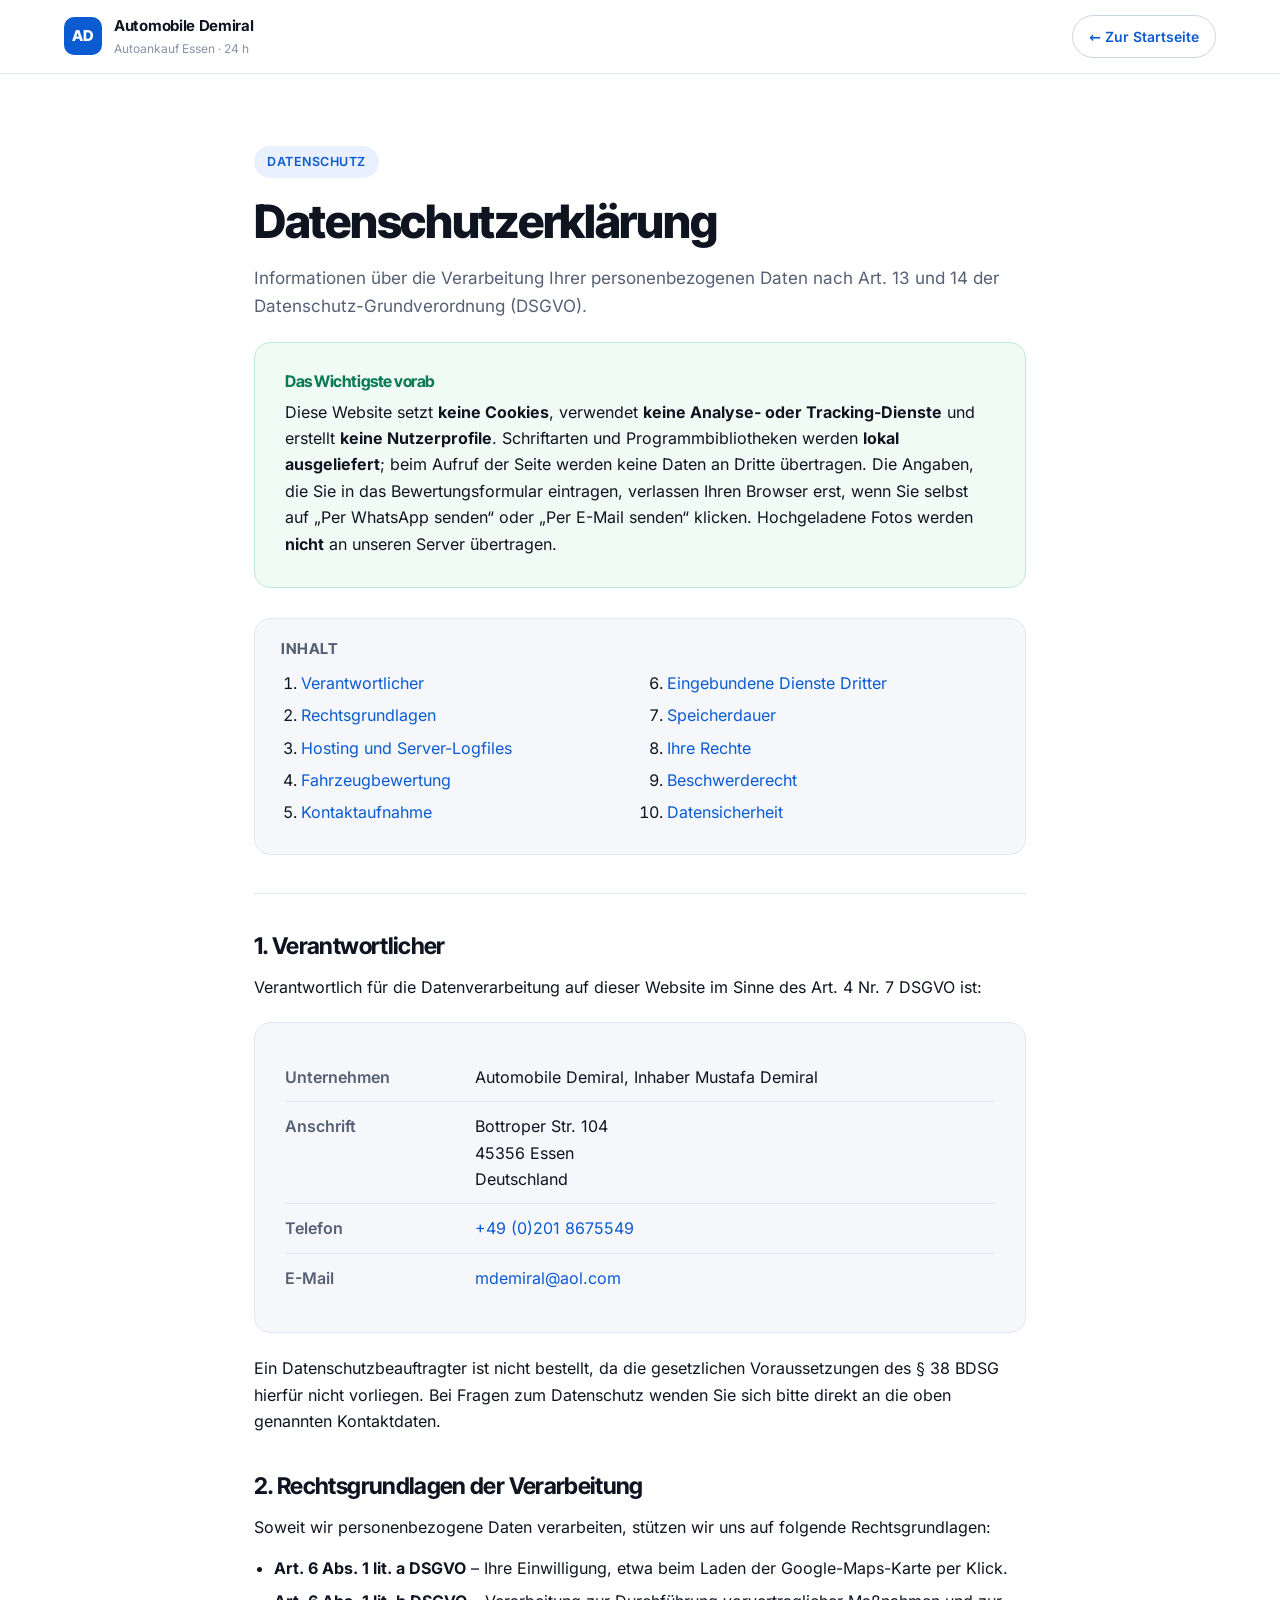
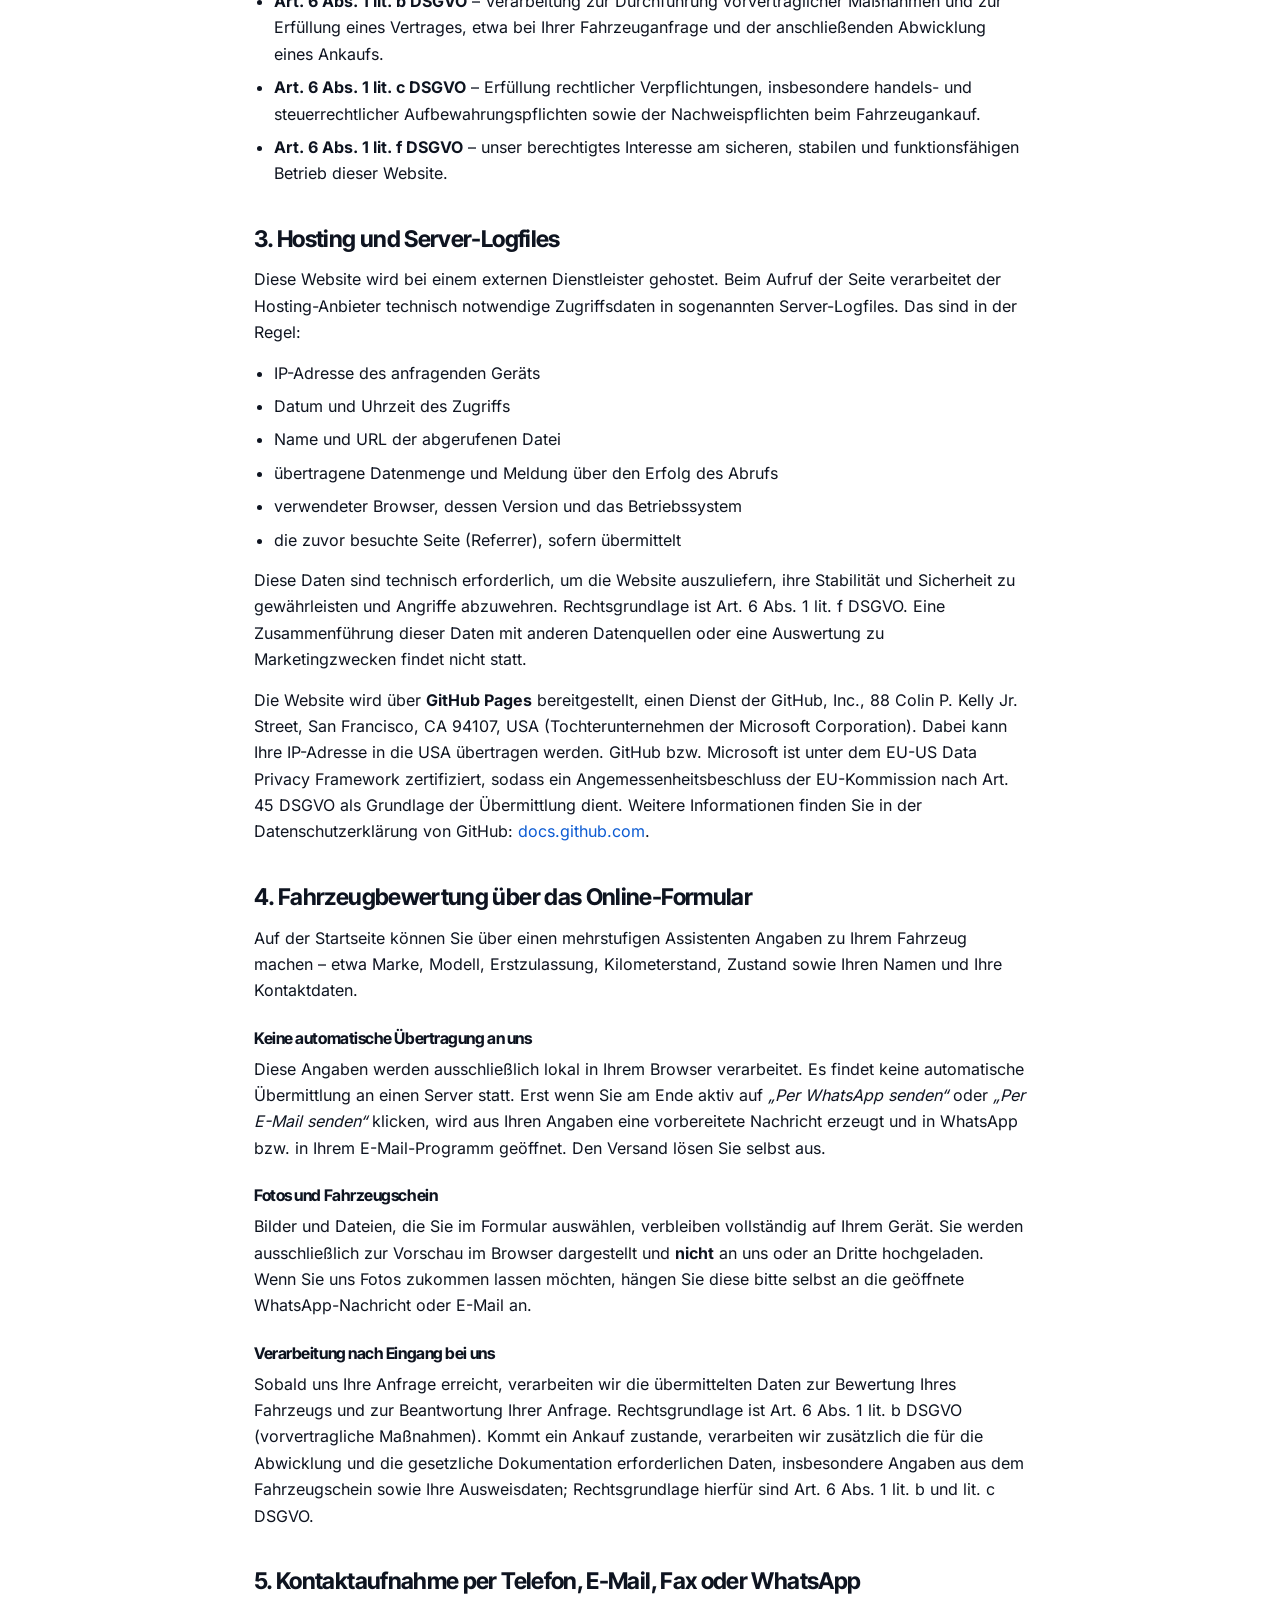
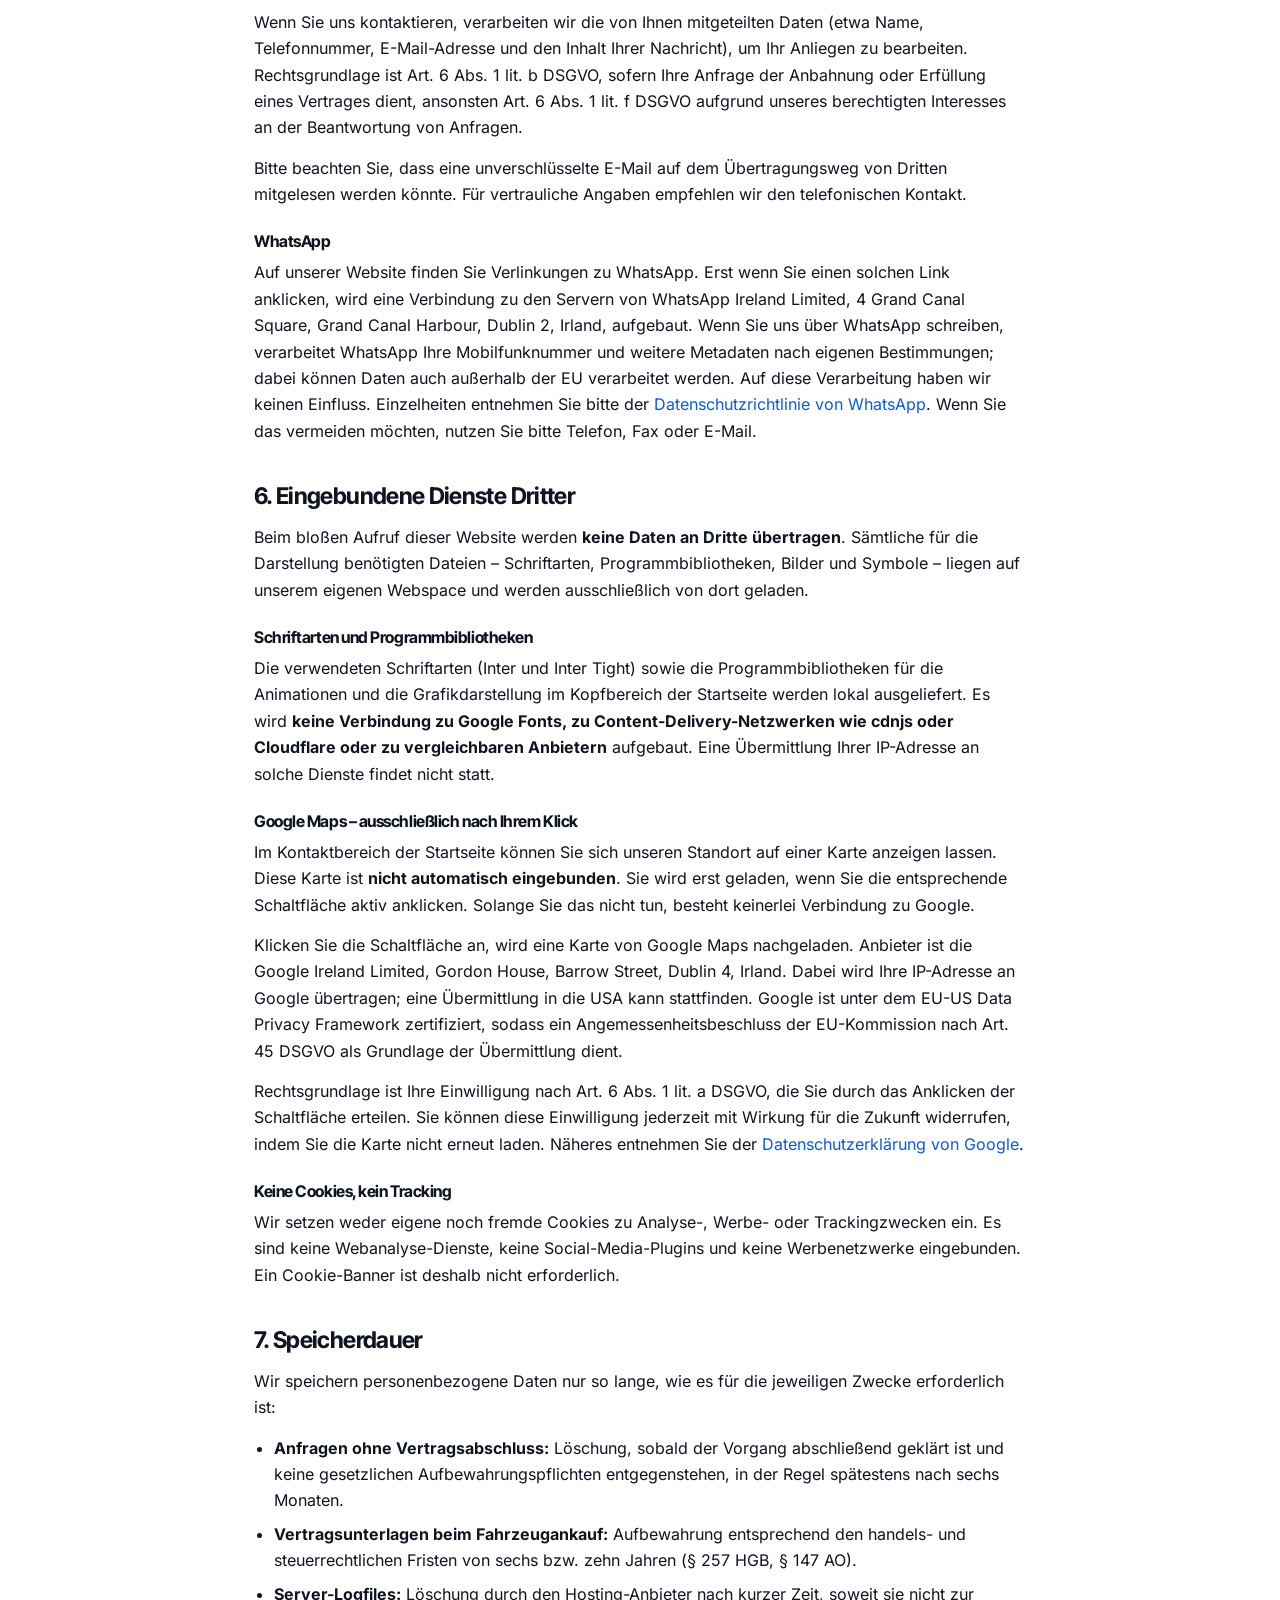
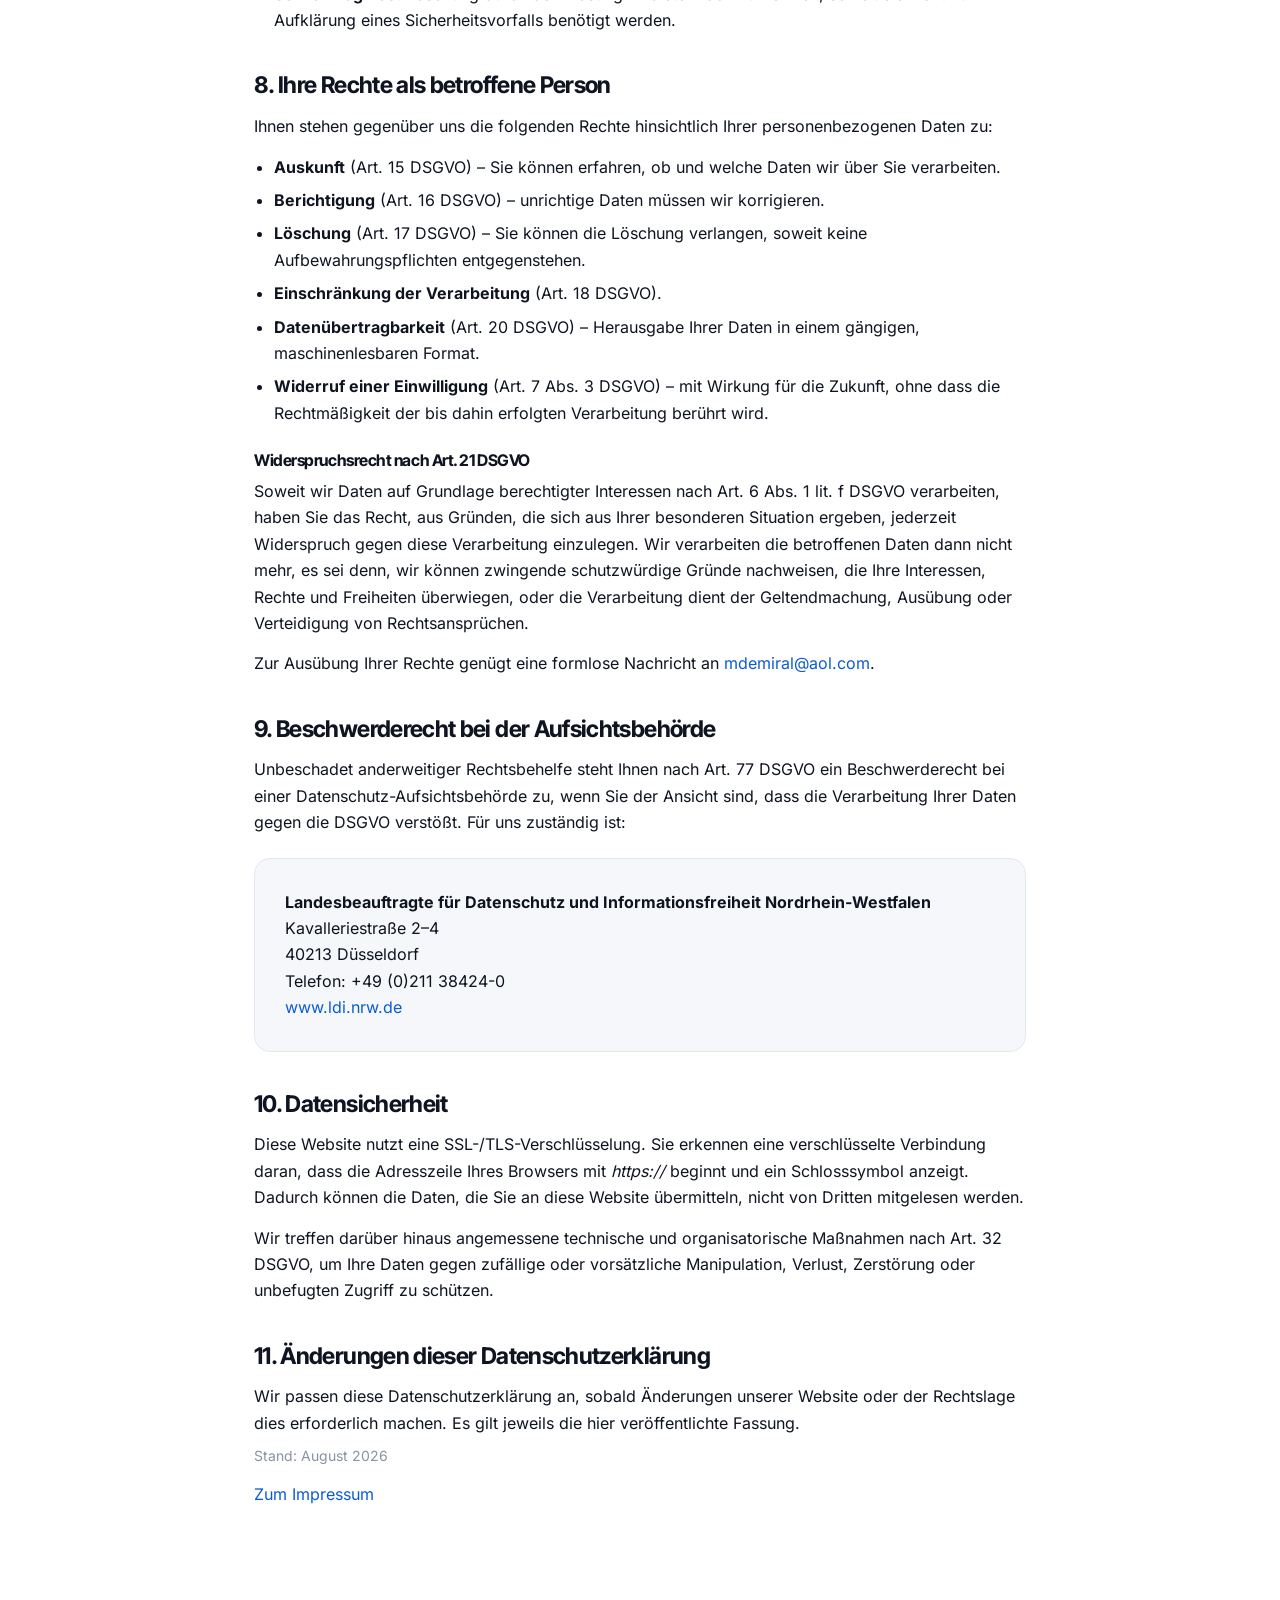
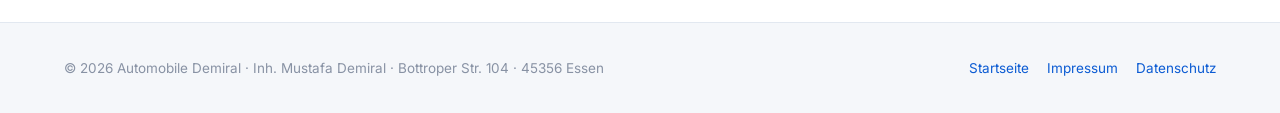
<file: datenschutz.html>
<!DOCTYPE html>
<html lang="de">
<head>
<meta charset="utf-8">
<meta name="viewport" content="width=device-width, initial-scale=1, viewport-fit=cover">
<title>Datenschutzerklärung | Automobile Demiral – Autoankauf Essen</title>
<meta name="description" content="Datenschutzerklärung von Automobile Demiral: Welche Daten beim Besuch der Website und bei einer Fahrzeuganfrage verarbeitet werden – und welche Rechte Sie haben.">
<link rel="canonical" href="https://www.autoankauf-demiral.de/datenschutz.html">
<meta name="robots" content="index, follow">
<meta property="og:site_name" content="Automobile Demiral">
<meta property="og:locale" content="de_DE">
<meta property="og:url" content="https://www.autoankauf-demiral.de/datenschutz.html">
<meta property="og:title" content="Datenschutzerklärung | Automobile Demiral">
<meta property="og:description" content="Informationen zur Verarbeitung personenbezogener Daten nach Art. 13 DSGVO.">
<meta property="og:image" content="https://www.autoankauf-demiral.de/og-image.png">
<meta property="og:type" content="website">
<meta name="theme-color" content="#FFFFFF">
<!-- Schriften lokal — keine Verbindung zu Google-Servern -->
<link rel="preload" href="fonts/InterTight-latin.woff2" as="font" type="font/woff2" crossorigin>
<link rel="preload" href="fonts/Inter-latin.woff2" as="font" type="font/woff2" crossorigin>
<link rel="stylesheet" href="fonts.css">
<style>
:root{
  --bg:#FFFFFF; --bg-soft:#F5F7FA; --bg-soft2:#EEF2F7;
  --ink:#0E1420; --ink-2:#556074; --ink-3:#8892A4;
  --line:#E2E8F0; --line-2:#CBD5E1;
  --blue:#0B5BD3; --blue-h:#0A4CB0; --blue-soft:#EAF1FE;
  --ok:#0E9F6E;
  --r-s:10px; --r-m:16px; --r-l:24px;
  --gut:clamp(20px,5vw,72px); --maxw:900px;
}
*{box-sizing:border-box}
html{-webkit-text-size-adjust:100%;scroll-behavior:smooth}
body{
  margin:0;background:var(--bg);color:var(--ink);
  font-family:'Inter',system-ui,-apple-system,"Segoe UI",sans-serif;
  font-size:16px;line-height:1.65;-webkit-font-smoothing:antialiased;
}
a{color:var(--blue);text-decoration:none}
a:hover{color:var(--blue-h);text-decoration:underline}
h1,h2,h3{font-family:'Inter Tight',sans-serif;line-height:1.12;letter-spacing:-.028em;margin:0}

header.nav{
  position:sticky;top:0;z-index:20;background:rgba(255,255,255,.92);
  backdrop-filter:saturate(160%) blur(12px);border-bottom:1px solid var(--line);
}
.nav-in{
  max-width:1280px;margin:0 auto;padding:14px var(--gut);
  display:flex;align-items:center;justify-content:space-between;gap:20px;
}
.brand{display:flex;align-items:center;gap:12px;color:var(--ink)}
.brand:hover{text-decoration:none}
.mark{
  width:38px;height:38px;border-radius:var(--r-s);background:var(--blue);
  display:grid;place-items:center;color:#fff;
  font-family:'Inter Tight',sans-serif;font-weight:800;font-size:15px;
}
.brand b{display:block;font-size:15px;font-weight:700;letter-spacing:-.02em}
.brand small{display:block;font-size:12px;color:var(--ink-3)}
.nav-back{
  font-size:14px;font-weight:600;padding:9px 16px;
  border:1px solid var(--line-2);border-radius:999px;white-space:nowrap;
}
.nav-back:hover{background:var(--bg-soft);text-decoration:none}

main{max-width:var(--maxw);margin:0 auto;padding:clamp(38px,7vw,72px) var(--gut) 80px}
.eyebrow{
  display:inline-block;font-size:12.5px;font-weight:600;letter-spacing:.04em;
  text-transform:uppercase;color:var(--blue);background:var(--blue-soft);
  padding:6px 13px;border-radius:999px;margin-bottom:18px;
}
h1{font-size:clamp(30px,5.2vw,46px);font-weight:800}
.lead{color:var(--ink-2);margin:16px 0 0;font-size:17px}
hr.sep{border:0;border-top:1px solid var(--line);margin:38px 0}

h2{font-size:clamp(19px,2.6vw,23px);font-weight:700;margin:40px 0 14px;scroll-margin-top:90px}
h3{font-size:16px;font-weight:700;margin:26px 0 8px}
p{margin:0 0 14px}
ul{margin:0 0 14px;padding-left:20px}
li{margin-bottom:7px}
small.note{display:block;color:var(--ink-3);font-size:14px;margin-top:-6px;margin-bottom:14px}

.toc{
  background:var(--bg-soft);border:1px solid var(--line);
  border-radius:var(--r-m);padding:22px 26px;margin:30px 0 8px;
}
.toc h2{margin:0 0 12px;font-size:15px;text-transform:uppercase;letter-spacing:.04em;color:var(--ink-2)}
.toc ol{margin:0;padding-left:20px;columns:2;column-gap:34px}
.toc li{margin-bottom:6px;break-inside:avoid}
@media (max-width:640px){.toc ol{columns:1}}

.card{
  background:var(--bg-soft);border:1px solid var(--line);
  border-radius:var(--r-m);padding:clamp(20px,3.4vw,30px);margin:22px 0;
}
.card p:last-child{margin-bottom:0}
.card.good{background:#F0FBF6;border-color:#BFE9D6}
.card.good h3{margin-top:0;color:#0B7A55}

dl.data{display:grid;grid-template-columns:190px 1fr;gap:0;margin:0}
dl.data dt{font-weight:600;color:var(--ink-2);padding:11px 0;border-top:1px solid var(--line)}
dl.data dd{margin:0;padding:11px 0;border-top:1px solid var(--line)}
dl.data dt:first-of-type,dl.data dd:first-of-type{border-top:0}
@media (max-width:620px){
  dl.data{grid-template-columns:1fr}
  dl.data dt{padding-bottom:0}
  dl.data dd{padding-top:2px;border-top:0}
  dl.data dd:first-of-type{border-top:0}
}

footer{
  border-top:1px solid var(--line);background:var(--bg-soft);
  padding:34px var(--gut);margin-top:20px;
}
.f-in{
  max-width:1280px;margin:0 auto;display:flex;flex-wrap:wrap;gap:14px 26px;
  justify-content:space-between;font-size:13.5px;color:var(--ink-3);
}
.f-links{display:flex;flex-wrap:wrap;gap:18px}
</style>
</head>
<body>

<header class="nav">
  <div class="nav-in">
    <a class="brand" href="index.html">
      <div class="mark">AD</div>
      <div><b>Automobile Demiral</b><small>Autoankauf Essen · 24 h</small></div>
    </a>
    <a class="nav-back" href="index.html">&larr; Zur Startseite</a>
  </div>
</header>

<main>
  <span class="eyebrow">Datenschutz</span>
  <h1>Datenschutzerklärung</h1>
  <p class="lead">Informationen über die Verarbeitung Ihrer personenbezogenen Daten nach
  Art. 13 und 14 der Datenschutz-Grundverordnung (DSGVO).</p>

  <div class="card good">
    <h3>Das Wichtigste vorab</h3>
    <p>Diese Website setzt <strong>keine Cookies</strong>, verwendet <strong>keine Analyse- oder
    Tracking-Dienste</strong> und erstellt <strong>keine Nutzerprofile</strong>. Schriftarten und
    Programmbibliotheken werden <strong>lokal ausgeliefert</strong>; beim Aufruf der Seite werden
    keine Daten an Dritte übertragen. Die Angaben, die
    Sie in das Bewertungsformular eintragen, verlassen Ihren Browser erst, wenn Sie selbst auf
    „Per WhatsApp senden“ oder „Per E-Mail senden“ klicken. Hochgeladene Fotos werden
    <strong>nicht</strong> an unseren Server übertragen.</p>
  </div>

  <nav class="toc">
    <h2>Inhalt</h2>
    <ol>
      <li><a href="#verantwortlicher">Verantwortlicher</a></li>
      <li><a href="#grundlagen">Rechtsgrundlagen</a></li>
      <li><a href="#hosting">Hosting und Server-Logfiles</a></li>
      <li><a href="#formular">Fahrzeugbewertung</a></li>
      <li><a href="#kontakt">Kontaktaufnahme</a></li>
      <li><a href="#dritte">Eingebundene Dienste Dritter</a></li>
      <li><a href="#speicherdauer">Speicherdauer</a></li>
      <li><a href="#rechte">Ihre Rechte</a></li>
      <li><a href="#beschwerde">Beschwerderecht</a></li>
      <li><a href="#sicherheit">Datensicherheit</a></li>
    </ol>
  </nav>

  <hr class="sep">

  <h2 id="verantwortlicher">1. Verantwortlicher</h2>
  <p>Verantwortlich für die Datenverarbeitung auf dieser Website im Sinne des Art. 4 Nr. 7 DSGVO ist:</p>
  <div class="card">
    <dl class="data">
      <dt>Unternehmen</dt>
      <dd>Automobile Demiral, Inhaber Mustafa Demiral</dd>
      <dt>Anschrift</dt>
      <dd>Bottroper Str. 104<br>45356 Essen<br>Deutschland</dd>
      <dt>Telefon</dt>
      <dd><a href="tel:+492018675549">+49 (0)201 8675549</a></dd>
      <dt>E-Mail</dt>
      <dd><a href="mailto:mdemiral@aol.com">mdemiral@aol.com</a></dd>
    </dl>
  </div>
  <p>Ein Datenschutzbeauftragter ist nicht bestellt, da die gesetzlichen Voraussetzungen des
  § 38 BDSG hierfür nicht vorliegen. Bei Fragen zum Datenschutz wenden Sie sich bitte direkt an
  die oben genannten Kontaktdaten.</p>

  <h2 id="grundlagen">2. Rechtsgrundlagen der Verarbeitung</h2>
  <p>Soweit wir personenbezogene Daten verarbeiten, stützen wir uns auf folgende Rechtsgrundlagen:</p>
  <ul>
    <li><strong>Art. 6 Abs. 1 lit. a DSGVO</strong> – Ihre Einwilligung, etwa beim Laden der
    Google-Maps-Karte per Klick.</li>
    <li><strong>Art. 6 Abs. 1 lit. b DSGVO</strong> – Verarbeitung zur Durchführung
    vorvertraglicher Maßnahmen und zur Erfüllung eines Vertrages, etwa bei Ihrer
    Fahrzeuganfrage und der anschließenden Abwicklung eines Ankaufs.</li>
    <li><strong>Art. 6 Abs. 1 lit. c DSGVO</strong> – Erfüllung rechtlicher Verpflichtungen,
    insbesondere handels- und steuerrechtlicher Aufbewahrungspflichten sowie der
    Nachweispflichten beim Fahrzeugankauf.</li>
    <li><strong>Art. 6 Abs. 1 lit. f DSGVO</strong> – unser berechtigtes Interesse am sicheren,
    stabilen und funktionsfähigen Betrieb dieser Website.</li>
  </ul>

  <h2 id="hosting">3. Hosting und Server-Logfiles</h2>
  <p>Diese Website wird bei einem externen Dienstleister gehostet. Beim Aufruf der Seite
  verarbeitet der Hosting-Anbieter technisch notwendige Zugriffsdaten in sogenannten
  Server-Logfiles. Das sind in der Regel:</p>
  <ul>
    <li>IP-Adresse des anfragenden Geräts</li>
    <li>Datum und Uhrzeit des Zugriffs</li>
    <li>Name und URL der abgerufenen Datei</li>
    <li>übertragene Datenmenge und Meldung über den Erfolg des Abrufs</li>
    <li>verwendeter Browser, dessen Version und das Betriebssystem</li>
    <li>die zuvor besuchte Seite (Referrer), sofern übermittelt</li>
  </ul>
  <p>Diese Daten sind technisch erforderlich, um die Website auszuliefern, ihre Stabilität und
  Sicherheit zu gewährleisten und Angriffe abzuwehren. Rechtsgrundlage ist Art. 6 Abs. 1 lit. f
  DSGVO. Eine Zusammenführung dieser Daten mit anderen Datenquellen oder eine Auswertung zu
  Marketingzwecken findet nicht statt.</p>
  <p>Die Website wird über <strong>GitHub Pages</strong> bereitgestellt, einen Dienst der
  GitHub, Inc., 88 Colin P. Kelly Jr. Street, San Francisco, CA 94107, USA (Tochterunternehmen
  der Microsoft Corporation). Dabei kann Ihre IP-Adresse in die USA übertragen werden. GitHub
  bzw. Microsoft ist unter dem EU-US Data Privacy Framework zertifiziert, sodass ein
  Angemessenheitsbeschluss der EU-Kommission nach Art. 45 DSGVO als Grundlage der Übermittlung
  dient. Weitere Informationen finden Sie in der Datenschutzerklärung von GitHub:
  <a href="https://docs.github.com/site-policy/privacy-policies/github-general-privacy-statement" target="_blank" rel="noopener noreferrer">docs.github.com</a>.</p>

  <h2 id="formular">4. Fahrzeugbewertung über das Online-Formular</h2>
  <p>Auf der Startseite können Sie über einen mehrstufigen Assistenten Angaben zu Ihrem Fahrzeug
  machen – etwa Marke, Modell, Erstzulassung, Kilometerstand, Zustand sowie Ihren Namen und Ihre
  Kontaktdaten.</p>

  <h3>Keine automatische Übertragung an uns</h3>
  <p>Diese Angaben werden ausschließlich lokal in Ihrem Browser verarbeitet. Es findet keine
  automatische Übermittlung an einen Server statt. Erst wenn Sie am Ende aktiv auf
  <em>„Per WhatsApp senden“</em> oder <em>„Per E-Mail senden“</em> klicken, wird aus Ihren
  Angaben eine vorbereitete Nachricht erzeugt und in WhatsApp bzw. in Ihrem E-Mail-Programm
  geöffnet. Den Versand lösen Sie selbst aus.</p>

  <h3>Fotos und Fahrzeugschein</h3>
  <p>Bilder und Dateien, die Sie im Formular auswählen, verbleiben vollständig auf Ihrem Gerät.
  Sie werden ausschließlich zur Vorschau im Browser dargestellt und <strong>nicht</strong> an uns
  oder an Dritte hochgeladen. Wenn Sie uns Fotos zukommen lassen möchten, hängen Sie diese bitte
  selbst an die geöffnete WhatsApp-Nachricht oder E-Mail an.</p>

  <h3>Verarbeitung nach Eingang bei uns</h3>
  <p>Sobald uns Ihre Anfrage erreicht, verarbeiten wir die übermittelten Daten zur Bewertung
  Ihres Fahrzeugs und zur Beantwortung Ihrer Anfrage. Rechtsgrundlage ist Art. 6 Abs. 1 lit. b
  DSGVO (vorvertragliche Maßnahmen). Kommt ein Ankauf zustande, verarbeiten wir zusätzlich die
  für die Abwicklung und die gesetzliche Dokumentation erforderlichen Daten, insbesondere
  Angaben aus dem Fahrzeugschein sowie Ihre Ausweisdaten; Rechtsgrundlage hierfür sind
  Art. 6 Abs. 1 lit. b und lit. c DSGVO.</p>

  <h2 id="kontakt">5. Kontaktaufnahme per Telefon, E-Mail, Fax oder WhatsApp</h2>
  <p>Wenn Sie uns kontaktieren, verarbeiten wir die von Ihnen mitgeteilten Daten (etwa Name,
  Telefonnummer, E-Mail-Adresse und den Inhalt Ihrer Nachricht), um Ihr Anliegen zu bearbeiten.
  Rechtsgrundlage ist Art. 6 Abs. 1 lit. b DSGVO, sofern Ihre Anfrage der Anbahnung oder
  Erfüllung eines Vertrages dient, ansonsten Art. 6 Abs. 1 lit. f DSGVO aufgrund unseres
  berechtigten Interesses an der Beantwortung von Anfragen.</p>
  <p>Bitte beachten Sie, dass eine unverschlüsselte E-Mail auf dem Übertragungsweg von Dritten
  mitgelesen werden könnte. Für vertrauliche Angaben empfehlen wir den telefonischen Kontakt.</p>

  <h3>WhatsApp</h3>
  <p>Auf unserer Website finden Sie Verlinkungen zu WhatsApp. Erst wenn Sie einen solchen Link
  anklicken, wird eine Verbindung zu den Servern von WhatsApp Ireland Limited, 4 Grand Canal
  Square, Grand Canal Harbour, Dublin 2, Irland, aufgebaut. Wenn Sie uns über WhatsApp
  schreiben, verarbeitet WhatsApp Ihre Mobilfunknummer und weitere Metadaten nach eigenen
  Bestimmungen; dabei können Daten auch außerhalb der EU verarbeitet werden. Auf diese
  Verarbeitung haben wir keinen Einfluss. Einzelheiten entnehmen Sie bitte der
  <a href="https://www.whatsapp.com/legal/privacy-policy-eea" target="_blank" rel="noopener noreferrer">Datenschutzrichtlinie von WhatsApp</a>.
  Wenn Sie das vermeiden möchten, nutzen Sie bitte Telefon, Fax oder E-Mail.</p>

  <h2 id="dritte">6. Eingebundene Dienste Dritter</h2>
  <p>Beim bloßen Aufruf dieser Website werden <strong>keine Daten an Dritte übertragen</strong>.
  Sämtliche für die Darstellung benötigten Dateien – Schriftarten, Programmbibliotheken, Bilder
  und Symbole – liegen auf unserem eigenen Webspace und werden ausschließlich von dort geladen.</p>

  <h3>Schriftarten und Programmbibliotheken</h3>
  <p>Die verwendeten Schriftarten (Inter und Inter Tight) sowie die Programmbibliotheken für die
  Animationen und die Grafikdarstellung im Kopfbereich der Startseite werden lokal ausgeliefert.
  Es wird <strong>keine Verbindung zu Google Fonts, zu Content-Delivery-Netzwerken wie cdnjs
  oder Cloudflare oder zu vergleichbaren Anbietern</strong> aufgebaut. Eine Übermittlung Ihrer
  IP-Adresse an solche Dienste findet nicht statt.</p>

  <h3>Google Maps – ausschließlich nach Ihrem Klick</h3>
  <p>Im Kontaktbereich der Startseite können Sie sich unseren Standort auf einer Karte anzeigen
  lassen. Diese Karte ist <strong>nicht automatisch eingebunden</strong>. Sie wird erst geladen,
  wenn Sie die entsprechende Schaltfläche aktiv anklicken. Solange Sie das nicht tun, besteht
  keinerlei Verbindung zu Google.</p>
  <p>Klicken Sie die Schaltfläche an, wird eine Karte von Google Maps nachgeladen. Anbieter ist
  die Google Ireland Limited, Gordon House, Barrow Street, Dublin 4, Irland. Dabei wird Ihre
  IP-Adresse an Google übertragen; eine Übermittlung in die USA kann stattfinden. Google ist
  unter dem EU-US Data Privacy Framework zertifiziert, sodass ein Angemessenheitsbeschluss der
  EU-Kommission nach Art. 45 DSGVO als Grundlage der Übermittlung dient.</p>
  <p>Rechtsgrundlage ist Ihre Einwilligung nach Art. 6 Abs. 1 lit. a DSGVO, die Sie durch das
  Anklicken der Schaltfläche erteilen. Sie können diese Einwilligung jederzeit mit Wirkung für
  die Zukunft widerrufen, indem Sie die Karte nicht erneut laden. Näheres entnehmen Sie der
  <a href="https://policies.google.com/privacy" target="_blank" rel="noopener noreferrer">Datenschutzerklärung von Google</a>.</p>

  <h3>Keine Cookies, kein Tracking</h3>
  <p>Wir setzen weder eigene noch fremde Cookies zu Analyse-, Werbe- oder Trackingzwecken ein.
  Es sind keine Webanalyse-Dienste, keine Social-Media-Plugins und keine Werbenetzwerke
  eingebunden. Ein Cookie-Banner ist deshalb nicht erforderlich.</p>

  <h2 id="speicherdauer">7. Speicherdauer</h2>
  <p>Wir speichern personenbezogene Daten nur so lange, wie es für die jeweiligen Zwecke
  erforderlich ist:</p>
  <ul>
    <li><strong>Anfragen ohne Vertragsabschluss:</strong> Löschung, sobald der Vorgang
    abschließend geklärt ist und keine gesetzlichen Aufbewahrungspflichten entgegenstehen,
    in der Regel spätestens nach sechs Monaten.</li>
    <li><strong>Vertragsunterlagen beim Fahrzeugankauf:</strong> Aufbewahrung entsprechend den
    handels- und steuerrechtlichen Fristen von sechs bzw. zehn Jahren
    (§ 257 HGB, § 147 AO).</li>
    <li><strong>Server-Logfiles:</strong> Löschung durch den Hosting-Anbieter nach kurzer Zeit,
    soweit sie nicht zur Aufklärung eines Sicherheitsvorfalls benötigt werden.</li>
  </ul>

  <h2 id="rechte">8. Ihre Rechte als betroffene Person</h2>
  <p>Ihnen stehen gegenüber uns die folgenden Rechte hinsichtlich Ihrer personenbezogenen Daten zu:</p>
  <ul>
    <li><strong>Auskunft</strong> (Art. 15 DSGVO) – Sie können erfahren, ob und welche Daten wir
    über Sie verarbeiten.</li>
    <li><strong>Berichtigung</strong> (Art. 16 DSGVO) – unrichtige Daten müssen wir korrigieren.</li>
    <li><strong>Löschung</strong> (Art. 17 DSGVO) – Sie können die Löschung verlangen, soweit
    keine Aufbewahrungspflichten entgegenstehen.</li>
    <li><strong>Einschränkung der Verarbeitung</strong> (Art. 18 DSGVO).</li>
    <li><strong>Datenübertragbarkeit</strong> (Art. 20 DSGVO) – Herausgabe Ihrer Daten in einem
    gängigen, maschinenlesbaren Format.</li>
    <li><strong>Widerruf einer Einwilligung</strong> (Art. 7 Abs. 3 DSGVO) – mit Wirkung für die
    Zukunft, ohne dass die Rechtmäßigkeit der bis dahin erfolgten Verarbeitung berührt wird.</li>
  </ul>

  <h3>Widerspruchsrecht nach Art. 21 DSGVO</h3>
  <p>Soweit wir Daten auf Grundlage berechtigter Interessen nach Art. 6 Abs. 1 lit. f DSGVO
  verarbeiten, haben Sie das Recht, aus Gründen, die sich aus Ihrer besonderen Situation
  ergeben, jederzeit Widerspruch gegen diese Verarbeitung einzulegen. Wir verarbeiten die
  betroffenen Daten dann nicht mehr, es sei denn, wir können zwingende schutzwürdige Gründe
  nachweisen, die Ihre Interessen, Rechte und Freiheiten überwiegen, oder die Verarbeitung dient
  der Geltendmachung, Ausübung oder Verteidigung von Rechtsansprüchen.</p>
  <p>Zur Ausübung Ihrer Rechte genügt eine formlose Nachricht an
  <a href="mailto:mdemiral@aol.com">mdemiral@aol.com</a>.</p>

  <h2 id="beschwerde">9. Beschwerderecht bei der Aufsichtsbehörde</h2>
  <p>Unbeschadet anderweitiger Rechtsbehelfe steht Ihnen nach Art. 77 DSGVO ein Beschwerderecht
  bei einer Datenschutz-Aufsichtsbehörde zu, wenn Sie der Ansicht sind, dass die Verarbeitung
  Ihrer Daten gegen die DSGVO verstößt. Für uns zuständig ist:</p>
  <div class="card">
    <p><strong>Landesbeauftragte für Datenschutz und Informationsfreiheit
    Nordrhein-Westfalen</strong><br>
    Kavalleriestraße 2–4<br>
    40213 Düsseldorf<br>
    Telefon: +49 (0)211 38424-0<br>
    <a href="https://www.ldi.nrw.de" target="_blank" rel="noopener noreferrer">www.ldi.nrw.de</a></p>
  </div>

  <h2 id="sicherheit">10. Datensicherheit</h2>
  <p>Diese Website nutzt eine SSL-/TLS-Verschlüsselung. Sie erkennen eine verschlüsselte
  Verbindung daran, dass die Adresszeile Ihres Browsers mit <em>https://</em> beginnt und ein
  Schlosssymbol anzeigt. Dadurch können die Daten, die Sie an diese Website übermitteln, nicht
  von Dritten mitgelesen werden.</p>
  <p>Wir treffen darüber hinaus angemessene technische und organisatorische Maßnahmen nach
  Art. 32 DSGVO, um Ihre Daten gegen zufällige oder vorsätzliche Manipulation, Verlust,
  Zerstörung oder unbefugten Zugriff zu schützen.</p>

  <h2>11. Änderungen dieser Datenschutzerklärung</h2>
  <p>Wir passen diese Datenschutzerklärung an, sobald Änderungen unserer Website oder der
  Rechtslage dies erforderlich machen. Es gilt jeweils die hier veröffentlichte Fassung.</p>
  <p><small class="note">Stand: August 2026</small></p>

  <p><a href="impressum.html">Zum Impressum</a></p>
</main>

<footer>
  <div class="f-in">
    <span>© <span id="yr">2026</span> Automobile Demiral · Inh. Mustafa Demiral · Bottroper Str. 104 · 45356 Essen</span>
    <span class="f-links">
      <a href="index.html">Startseite</a>
      <a href="impressum.html">Impressum</a>
      <a href="datenschutz.html">Datenschutz</a>
    </span>
  </div>
</footer>

<script>document.getElementById('yr').textContent = new Date().getFullYear();</script>
</body>
</html>
</file>
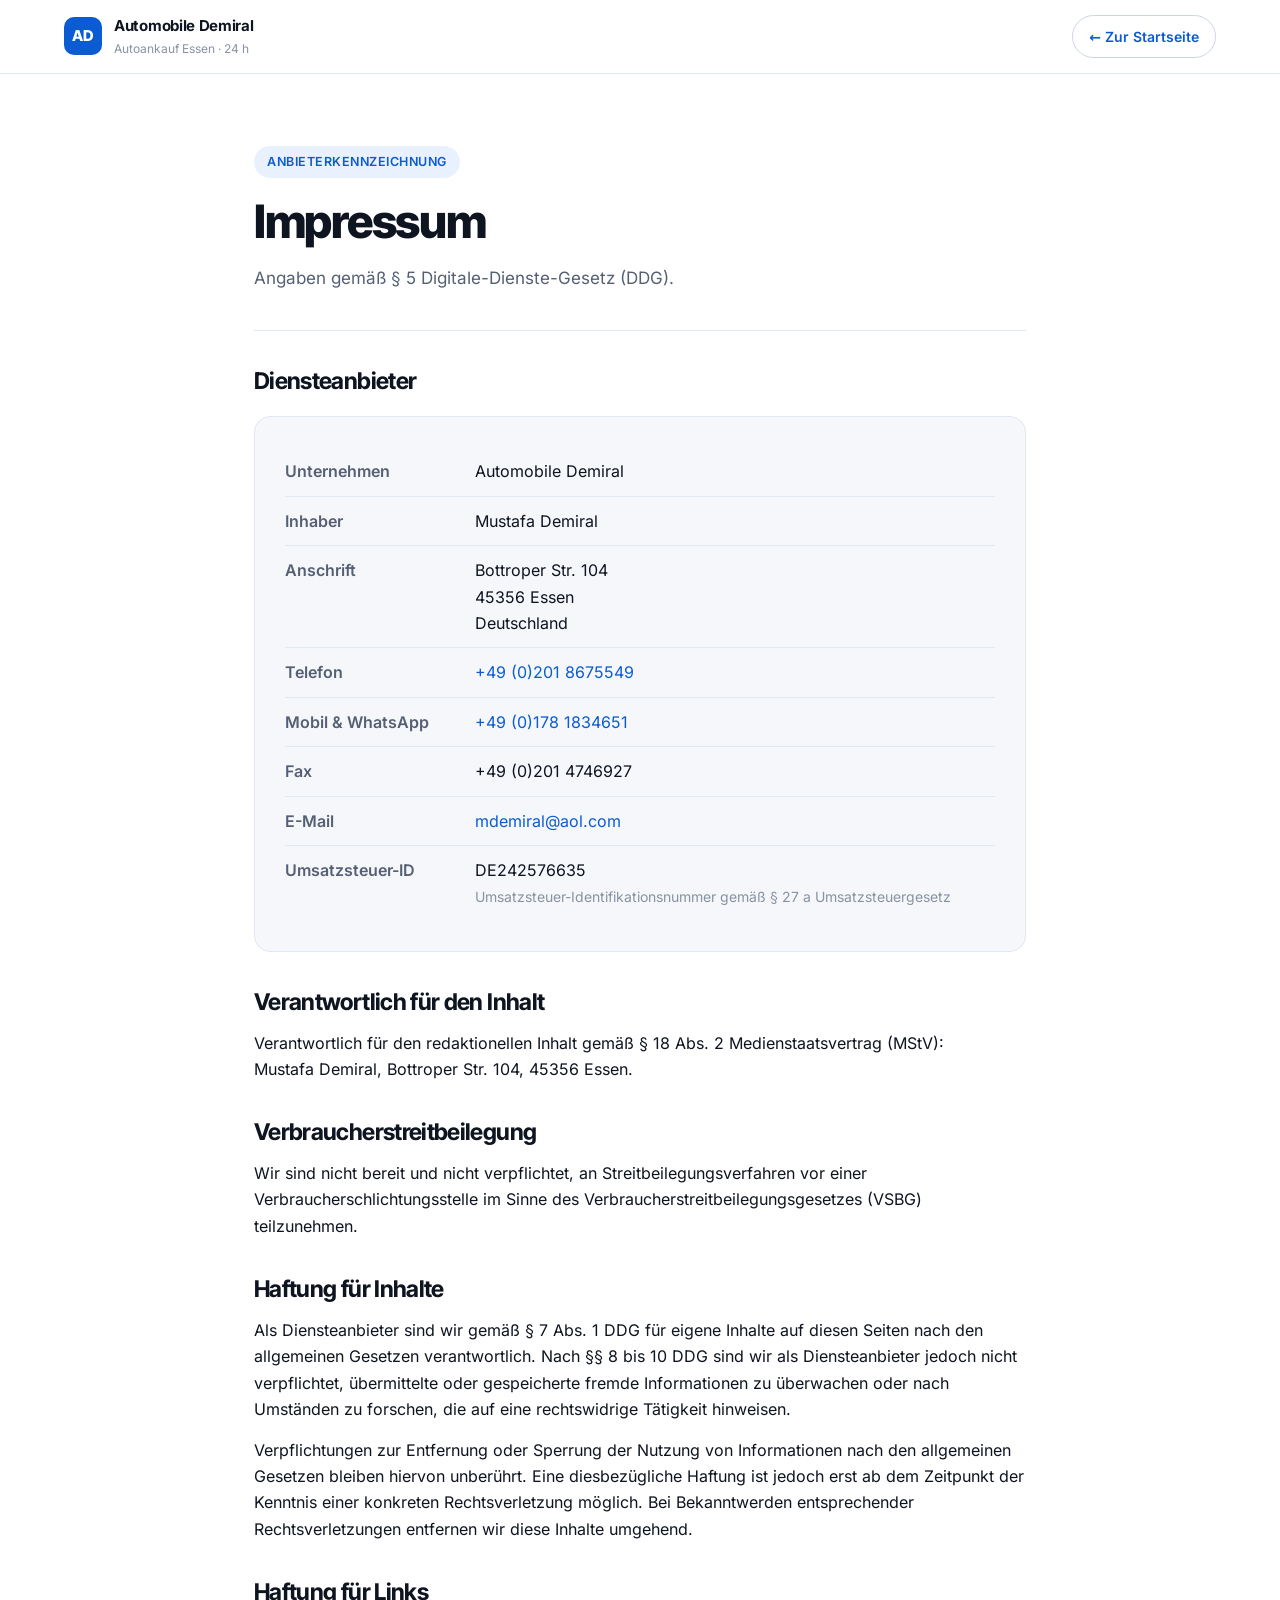
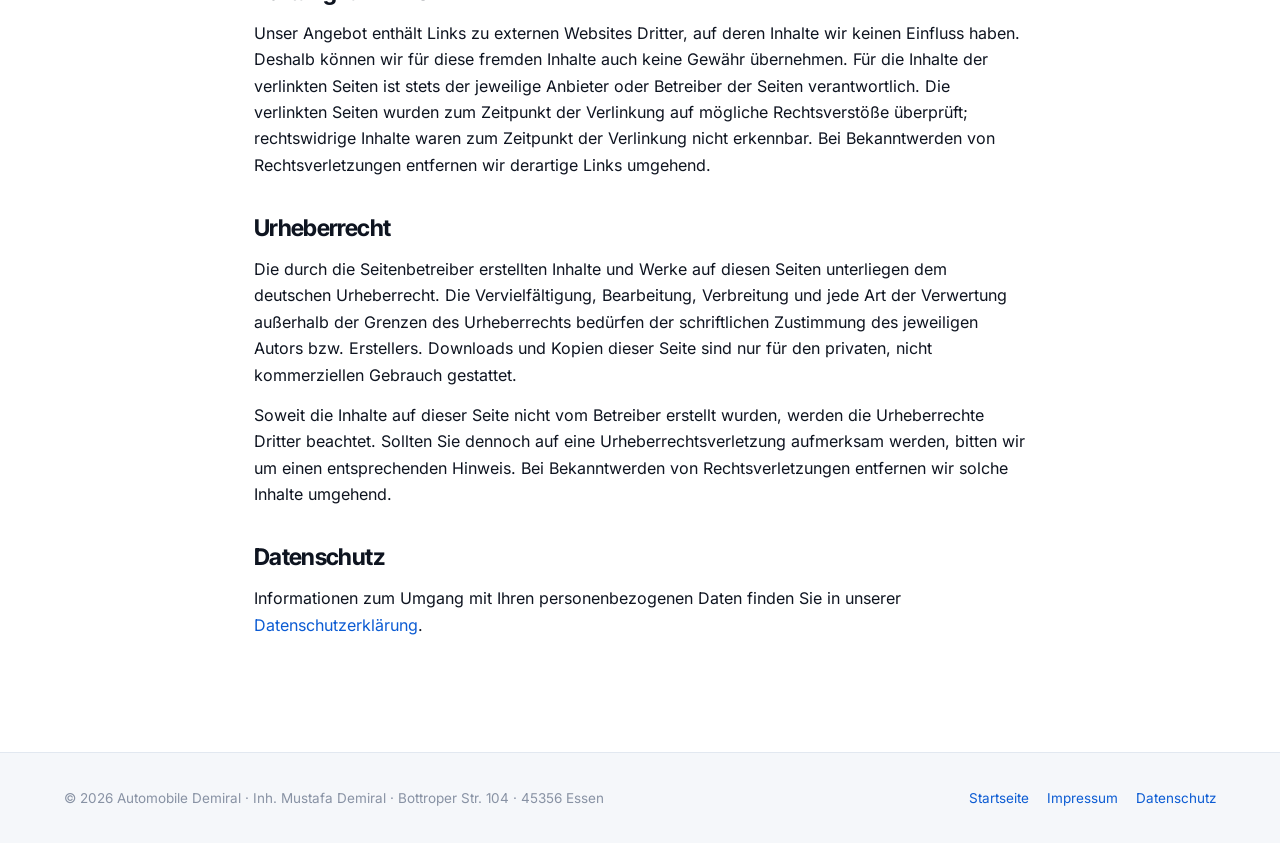
<file: impressum.html>
<!DOCTYPE html>
<html lang="de">
<head>
<meta charset="utf-8">
<meta name="viewport" content="width=device-width, initial-scale=1, viewport-fit=cover">
<title>Impressum | Automobile Demiral – Autoankauf Essen</title>
<meta name="description" content="Impressum und Anbieterkennzeichnung von Automobile Demiral, Inhaber Mustafa Demiral, Bottroper Str. 104, 45356 Essen.">
<link rel="canonical" href="https://www.autoankauf-demiral.de/impressum.html">
<meta name="robots" content="index, follow">
<meta property="og:site_name" content="Automobile Demiral">
<meta property="og:locale" content="de_DE">
<meta property="og:url" content="https://www.autoankauf-demiral.de/impressum.html">
<meta property="og:title" content="Impressum | Automobile Demiral">
<meta property="og:description" content="Anbieterkennzeichnung nach § 5 DDG – Automobile Demiral, Essen.">
<meta property="og:image" content="https://www.autoankauf-demiral.de/og-image.png">
<meta property="og:type" content="website">
<meta name="theme-color" content="#FFFFFF">
<!-- Schriften lokal — keine Verbindung zu Google-Servern -->
<link rel="preload" href="fonts/InterTight-latin.woff2" as="font" type="font/woff2" crossorigin>
<link rel="preload" href="fonts/Inter-latin.woff2" as="font" type="font/woff2" crossorigin>
<link rel="stylesheet" href="fonts.css">
<style>
:root{
  --bg:#FFFFFF; --bg-soft:#F5F7FA; --bg-soft2:#EEF2F7;
  --ink:#0E1420; --ink-2:#556074; --ink-3:#8892A4;
  --line:#E2E8F0; --line-2:#CBD5E1;
  --blue:#0B5BD3; --blue-h:#0A4CB0; --blue-soft:#EAF1FE;
  --r-s:10px; --r-m:16px; --r-l:24px;
  --gut:clamp(20px,5vw,72px); --maxw:900px;
}
*{box-sizing:border-box}
html{-webkit-text-size-adjust:100%}
body{
  margin:0;background:var(--bg);color:var(--ink);
  font-family:'Inter',system-ui,-apple-system,"Segoe UI",sans-serif;
  font-size:16px;line-height:1.65;-webkit-font-smoothing:antialiased;
}
a{color:var(--blue);text-decoration:none}
a:hover{color:var(--blue-h);text-decoration:underline}
h1,h2,h3{font-family:'Inter Tight',sans-serif;line-height:1.12;letter-spacing:-.028em;margin:0}

header.nav{
  position:sticky;top:0;z-index:20;background:rgba(255,255,255,.92);
  backdrop-filter:saturate(160%) blur(12px);border-bottom:1px solid var(--line);
}
.nav-in{
  max-width:1280px;margin:0 auto;padding:14px var(--gut);
  display:flex;align-items:center;justify-content:space-between;gap:20px;
}
.brand{display:flex;align-items:center;gap:12px;color:var(--ink)}
.brand:hover{text-decoration:none}
.mark{
  width:38px;height:38px;border-radius:var(--r-s);background:var(--blue);
  display:grid;place-items:center;color:#fff;
  font-family:'Inter Tight',sans-serif;font-weight:800;font-size:15px;
}
.brand b{display:block;font-size:15px;font-weight:700;letter-spacing:-.02em}
.brand small{display:block;font-size:12px;color:var(--ink-3)}
.nav-back{
  font-size:14px;font-weight:600;padding:9px 16px;
  border:1px solid var(--line-2);border-radius:999px;white-space:nowrap;
}
.nav-back:hover{background:var(--bg-soft);text-decoration:none}

main{max-width:var(--maxw);margin:0 auto;padding:clamp(38px,7vw,72px) var(--gut) 80px}
.eyebrow{
  display:inline-block;font-size:12.5px;font-weight:600;letter-spacing:.04em;
  text-transform:uppercase;color:var(--blue);background:var(--blue-soft);
  padding:6px 13px;border-radius:999px;margin-bottom:18px;
}
h1{font-size:clamp(30px,5.2vw,46px);font-weight:800}
.lead{color:var(--ink-2);margin:16px 0 0;font-size:17px}
hr.sep{border:0;border-top:1px solid var(--line);margin:38px 0}

h2{font-size:clamp(19px,2.6vw,23px);font-weight:700;margin:38px 0 14px}
h3{font-size:16px;font-weight:700;margin:24px 0 8px}
p{margin:0 0 14px}
ul{margin:0 0 14px;padding-left:20px}
li{margin-bottom:7px}

.card{
  background:var(--bg-soft);border:1px solid var(--line);
  border-radius:var(--r-m);padding:clamp(20px,3.4vw,30px);margin:22px 0;
}
.card p:last-child{margin-bottom:0}

dl.data{display:grid;grid-template-columns:190px 1fr;gap:0;margin:0}
dl.data dt{
  font-weight:600;color:var(--ink-2);padding:11px 0;
  border-top:1px solid var(--line);
}
dl.data dd{margin:0;padding:11px 0;border-top:1px solid var(--line)}
dl.data dt:first-of-type,dl.data dd:first-of-type{border-top:0}
@media (max-width:620px){
  dl.data{grid-template-columns:1fr}
  dl.data dt{padding-bottom:0;border-top:1px solid var(--line)}
  dl.data dd{padding-top:2px;border-top:0}
  dl.data dd:first-of-type{border-top:0}
}

footer{
  border-top:1px solid var(--line);background:var(--bg-soft);
  padding:34px var(--gut);margin-top:20px;
}
.f-in{
  max-width:1280px;margin:0 auto;display:flex;flex-wrap:wrap;gap:14px 26px;
  justify-content:space-between;font-size:13.5px;color:var(--ink-3);
}
.f-links{display:flex;flex-wrap:wrap;gap:18px}
</style>
</head>
<body>

<header class="nav">
  <div class="nav-in">
    <a class="brand" href="index.html">
      <div class="mark">AD</div>
      <div><b>Automobile Demiral</b><small>Autoankauf Essen · 24 h</small></div>
    </a>
    <a class="nav-back" href="index.html">&larr; Zur Startseite</a>
  </div>
</header>

<main>
  <span class="eyebrow">Anbieterkennzeichnung</span>
  <h1>Impressum</h1>
  <p class="lead">Angaben gemäß § 5 Digitale-Dienste-Gesetz (DDG).</p>

  <hr class="sep">

  <h2>Diensteanbieter</h2>
  <div class="card">
    <dl class="data">
      <dt>Unternehmen</dt>
      <dd>Automobile Demiral</dd>

      <dt>Inhaber</dt>
      <dd>Mustafa Demiral</dd>

      <dt>Anschrift</dt>
      <dd>Bottroper Str. 104<br>45356 Essen<br>Deutschland</dd>

      <dt>Telefon</dt>
      <dd><a href="tel:+492018675549">+49 (0)201 8675549</a></dd>

      <dt>Mobil &amp; WhatsApp</dt>
      <dd><a href="tel:+491781834651">+49 (0)178 1834651</a></dd>

      <dt>Fax</dt>
      <dd>+49 (0)201 4746927</dd>

      <dt>E-Mail</dt>
      <dd><a href="mailto:mdemiral@aol.com">mdemiral@aol.com</a></dd>

      <dt>Umsatzsteuer-ID</dt>
      <dd>DE242576635<br><span style="color:var(--ink-3);font-size:14px">Umsatzsteuer-Identifikationsnummer gemäß § 27 a Umsatzsteuergesetz</span></dd>
    </dl>
  </div>

  <h2>Verantwortlich für den Inhalt</h2>
  <p>Verantwortlich für den redaktionellen Inhalt gemäß § 18 Abs. 2 Medienstaatsvertrag (MStV):<br>
  Mustafa Demiral, Bottroper Str. 104, 45356 Essen.</p>

  <h2>Verbraucherstreitbeilegung</h2>
  <p>Wir sind nicht bereit und nicht verpflichtet, an Streitbeilegungsverfahren vor einer
  Verbraucherschlichtungsstelle im Sinne des Verbraucherstreitbeilegungsgesetzes (VSBG)
  teilzunehmen.</p>

  <h2>Haftung für Inhalte</h2>
  <p>Als Diensteanbieter sind wir gemäß § 7 Abs. 1 DDG für eigene Inhalte auf diesen Seiten nach
  den allgemeinen Gesetzen verantwortlich. Nach §§ 8 bis 10 DDG sind wir als Diensteanbieter
  jedoch nicht verpflichtet, übermittelte oder gespeicherte fremde Informationen zu überwachen
  oder nach Umständen zu forschen, die auf eine rechtswidrige Tätigkeit hinweisen.</p>
  <p>Verpflichtungen zur Entfernung oder Sperrung der Nutzung von Informationen nach den
  allgemeinen Gesetzen bleiben hiervon unberührt. Eine diesbezügliche Haftung ist jedoch erst ab
  dem Zeitpunkt der Kenntnis einer konkreten Rechtsverletzung möglich. Bei Bekanntwerden
  entsprechender Rechtsverletzungen entfernen wir diese Inhalte umgehend.</p>

  <h2>Haftung für Links</h2>
  <p>Unser Angebot enthält Links zu externen Websites Dritter, auf deren Inhalte wir keinen
  Einfluss haben. Deshalb können wir für diese fremden Inhalte auch keine Gewähr übernehmen.
  Für die Inhalte der verlinkten Seiten ist stets der jeweilige Anbieter oder Betreiber der
  Seiten verantwortlich. Die verlinkten Seiten wurden zum Zeitpunkt der Verlinkung auf mögliche
  Rechtsverstöße überprüft; rechtswidrige Inhalte waren zum Zeitpunkt der Verlinkung nicht
  erkennbar. Bei Bekanntwerden von Rechtsverletzungen entfernen wir derartige Links umgehend.</p>

  <h2>Urheberrecht</h2>
  <p>Die durch die Seitenbetreiber erstellten Inhalte und Werke auf diesen Seiten unterliegen dem
  deutschen Urheberrecht. Die Vervielfältigung, Bearbeitung, Verbreitung und jede Art der
  Verwertung außerhalb der Grenzen des Urheberrechts bedürfen der schriftlichen Zustimmung des
  jeweiligen Autors bzw. Erstellers. Downloads und Kopien dieser Seite sind nur für den privaten,
  nicht kommerziellen Gebrauch gestattet.</p>
  <p>Soweit die Inhalte auf dieser Seite nicht vom Betreiber erstellt wurden, werden die
  Urheberrechte Dritter beachtet. Sollten Sie dennoch auf eine Urheberrechtsverletzung aufmerksam
  werden, bitten wir um einen entsprechenden Hinweis. Bei Bekanntwerden von Rechtsverletzungen
  entfernen wir solche Inhalte umgehend.</p>

  <h2>Datenschutz</h2>
  <p>Informationen zum Umgang mit Ihren personenbezogenen Daten finden Sie in unserer
  <a href="datenschutz.html">Datenschutzerklärung</a>.</p>
</main>

<footer>
  <div class="f-in">
    <span>© <span id="yr">2026</span> Automobile Demiral · Inh. Mustafa Demiral · Bottroper Str. 104 · 45356 Essen</span>
    <span class="f-links">
      <a href="index.html">Startseite</a>
      <a href="impressum.html">Impressum</a>
      <a href="datenschutz.html">Datenschutz</a>
    </span>
  </div>
</footer>

<script>document.getElementById('yr').textContent = new Date().getFullYear();</script>
</body>
</html>
</file>
<file: fonts.css>
/* ============================================================
   Lokal ausgelieferte Schriften — es wird keine Verbindung zu
   Google-Servern aufgebaut.

   Inter & Inter Tight, SIL Open Font License 1.1
   https://github.com/rsms/inter
   https://github.com/undercasetype/Inter-Tight

   Variable Fonts (Gewichtsachse 100–900), Subsets latin + latin-ext.
   ============================================================ */

@font-face{
  font-family:'Inter';
  font-style:normal;
  font-weight:100 900;
  font-display:swap;
  src:url('fonts/Inter-latin.woff2') format('woff2-variations');
  unicode-range:U+0000-00FF, U+0131, U+0152-0153, U+02BB-02BC, U+02C6, U+02DA, U+02DC, U+0304, U+0308, U+0329, U+2000-206F, U+20AC, U+2122, U+2191, U+2193, U+2212, U+2215, U+FEFF, U+FFFD;
}

@font-face{
  font-family:'Inter';
  font-style:normal;
  font-weight:100 900;
  font-display:swap;
  src:url('fonts/Inter-latin-ext.woff2') format('woff2-variations');
  unicode-range:U+0100-02BA, U+02BD-02C5, U+02C7-02CC, U+02CE-02D7, U+02DD-02FF, U+0304, U+0308, U+0329, U+1D00-1DBF, U+1E00-1E9F, U+1EF2-1EFF, U+2020, U+20A0-20AB, U+20AD-20C0, U+2113, U+2C60-2C7F, U+A720-A7FF;
}

@font-face{
  font-family:'Inter Tight';
  font-style:normal;
  font-weight:100 900;
  font-display:swap;
  src:url('fonts/InterTight-latin.woff2') format('woff2-variations');
  unicode-range:U+0000-00FF, U+0131, U+0152-0153, U+02BB-02BC, U+02C6, U+02DA, U+02DC, U+0304, U+0308, U+0329, U+2000-206F, U+20AC, U+2122, U+2191, U+2193, U+2212, U+2215, U+FEFF, U+FFFD;
}

@font-face{
  font-family:'Inter Tight';
  font-style:normal;
  font-weight:100 900;
  font-display:swap;
  src:url('fonts/InterTight-latin-ext.woff2') format('woff2-variations');
  unicode-range:U+0100-02BA, U+02BD-02C5, U+02C7-02CC, U+02CE-02D7, U+02DD-02FF, U+0304, U+0308, U+0329, U+1D00-1DBF, U+1E00-1E9F, U+1EF2-1EFF, U+2020, U+20A0-20AB, U+20AD-20C0, U+2113, U+2C60-2C7F, U+A720-A7FF;
}
</file>
